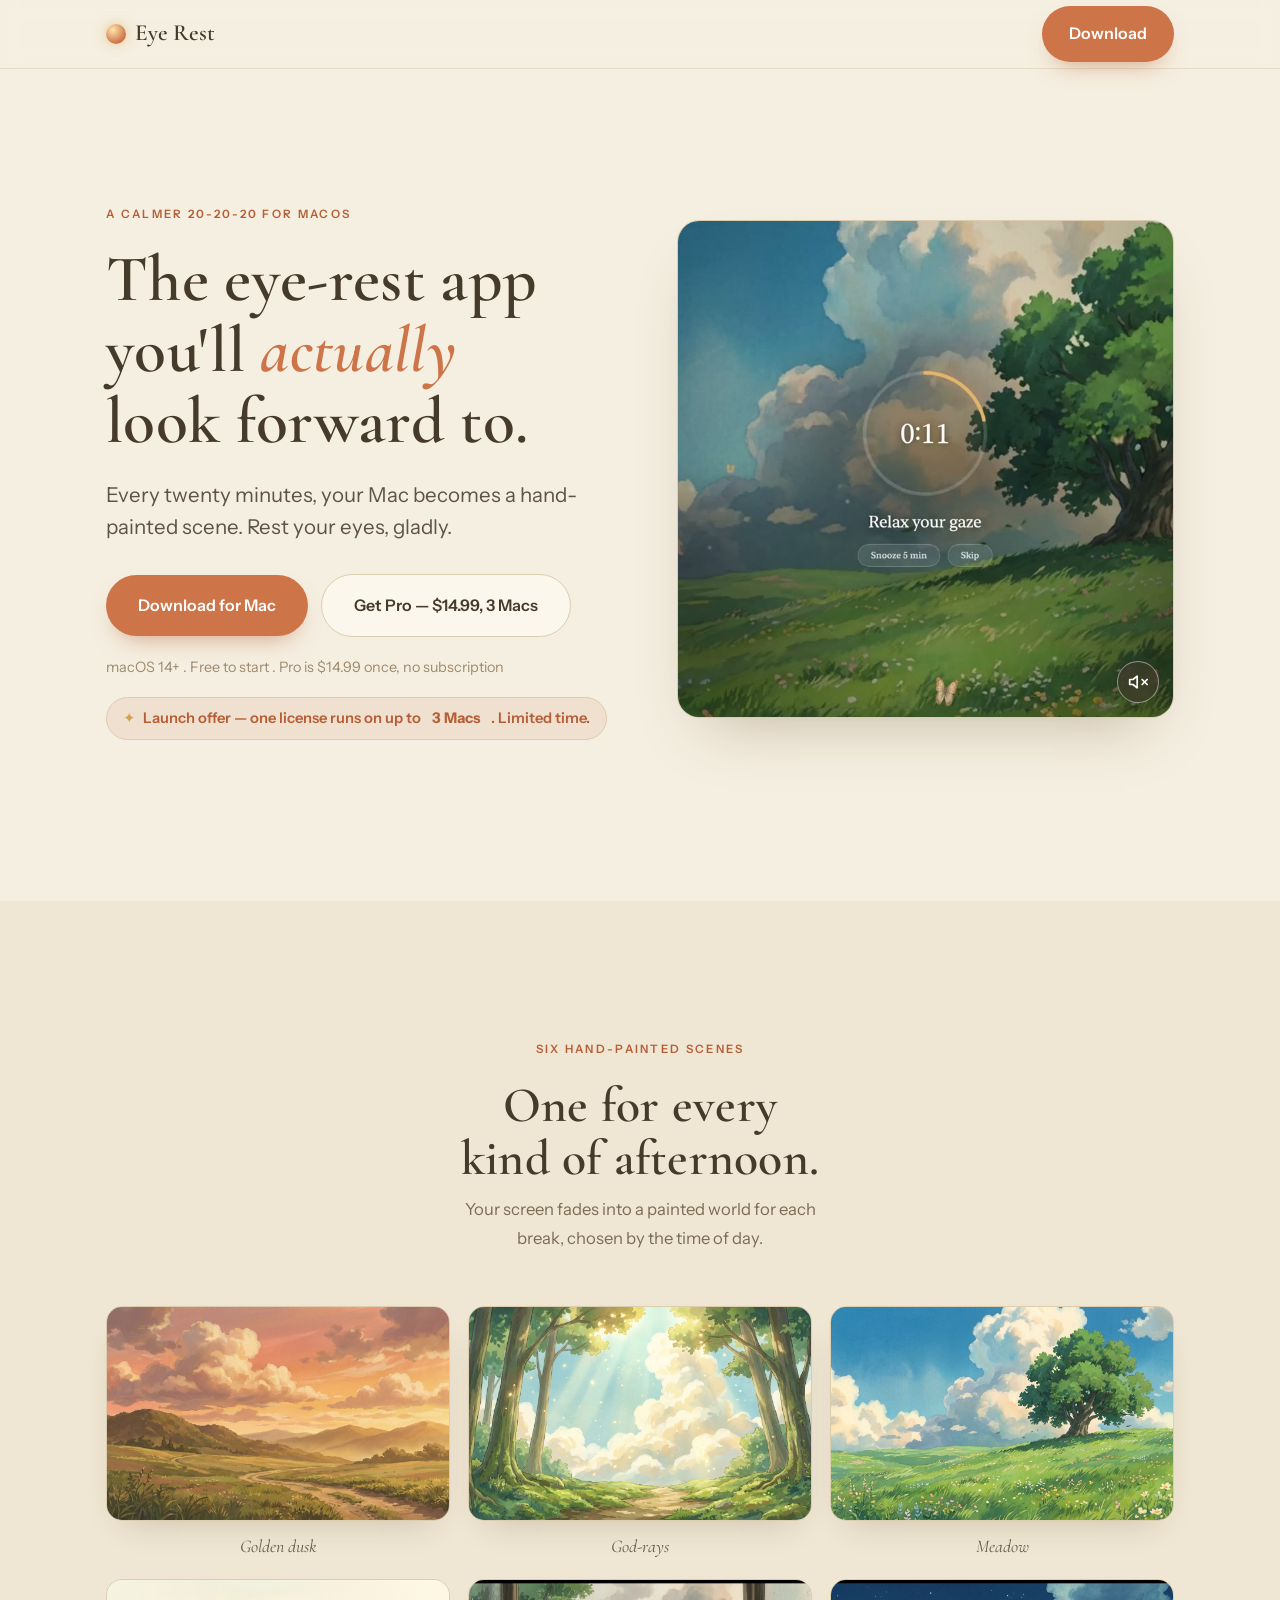
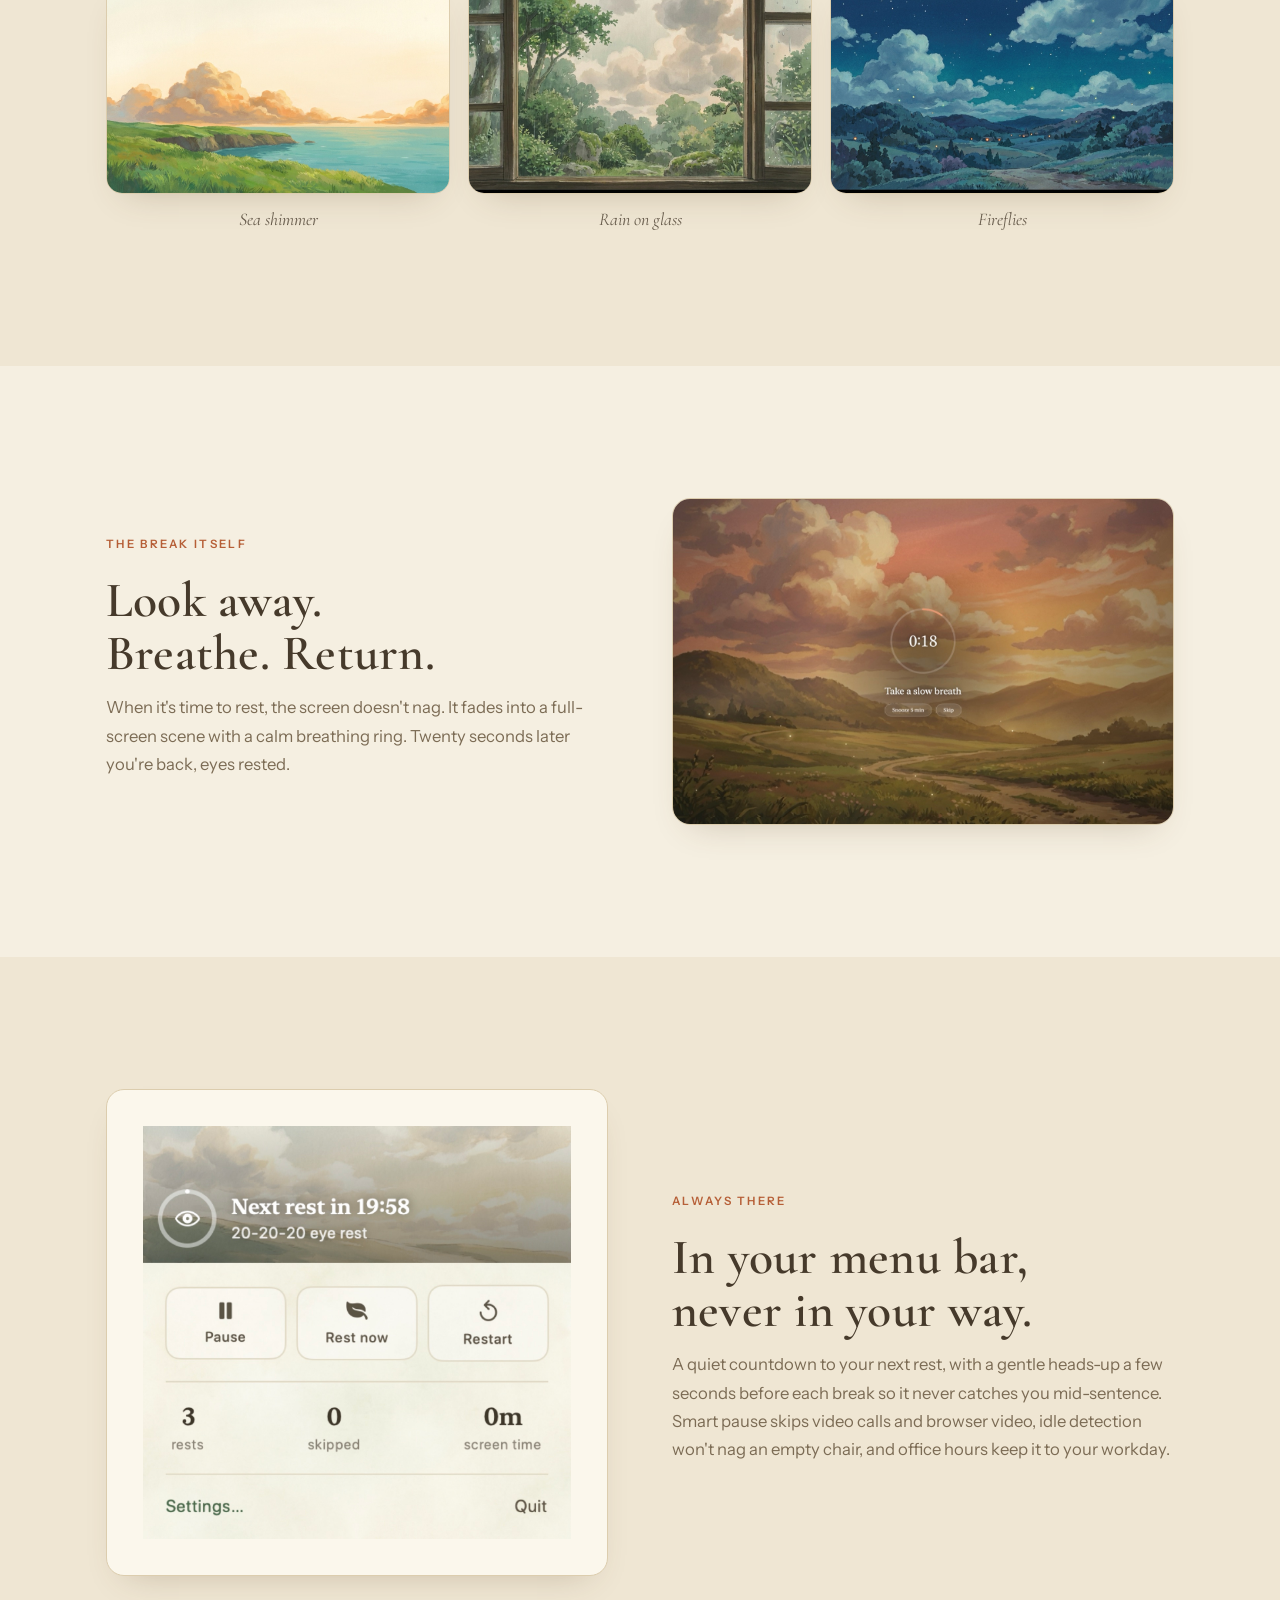
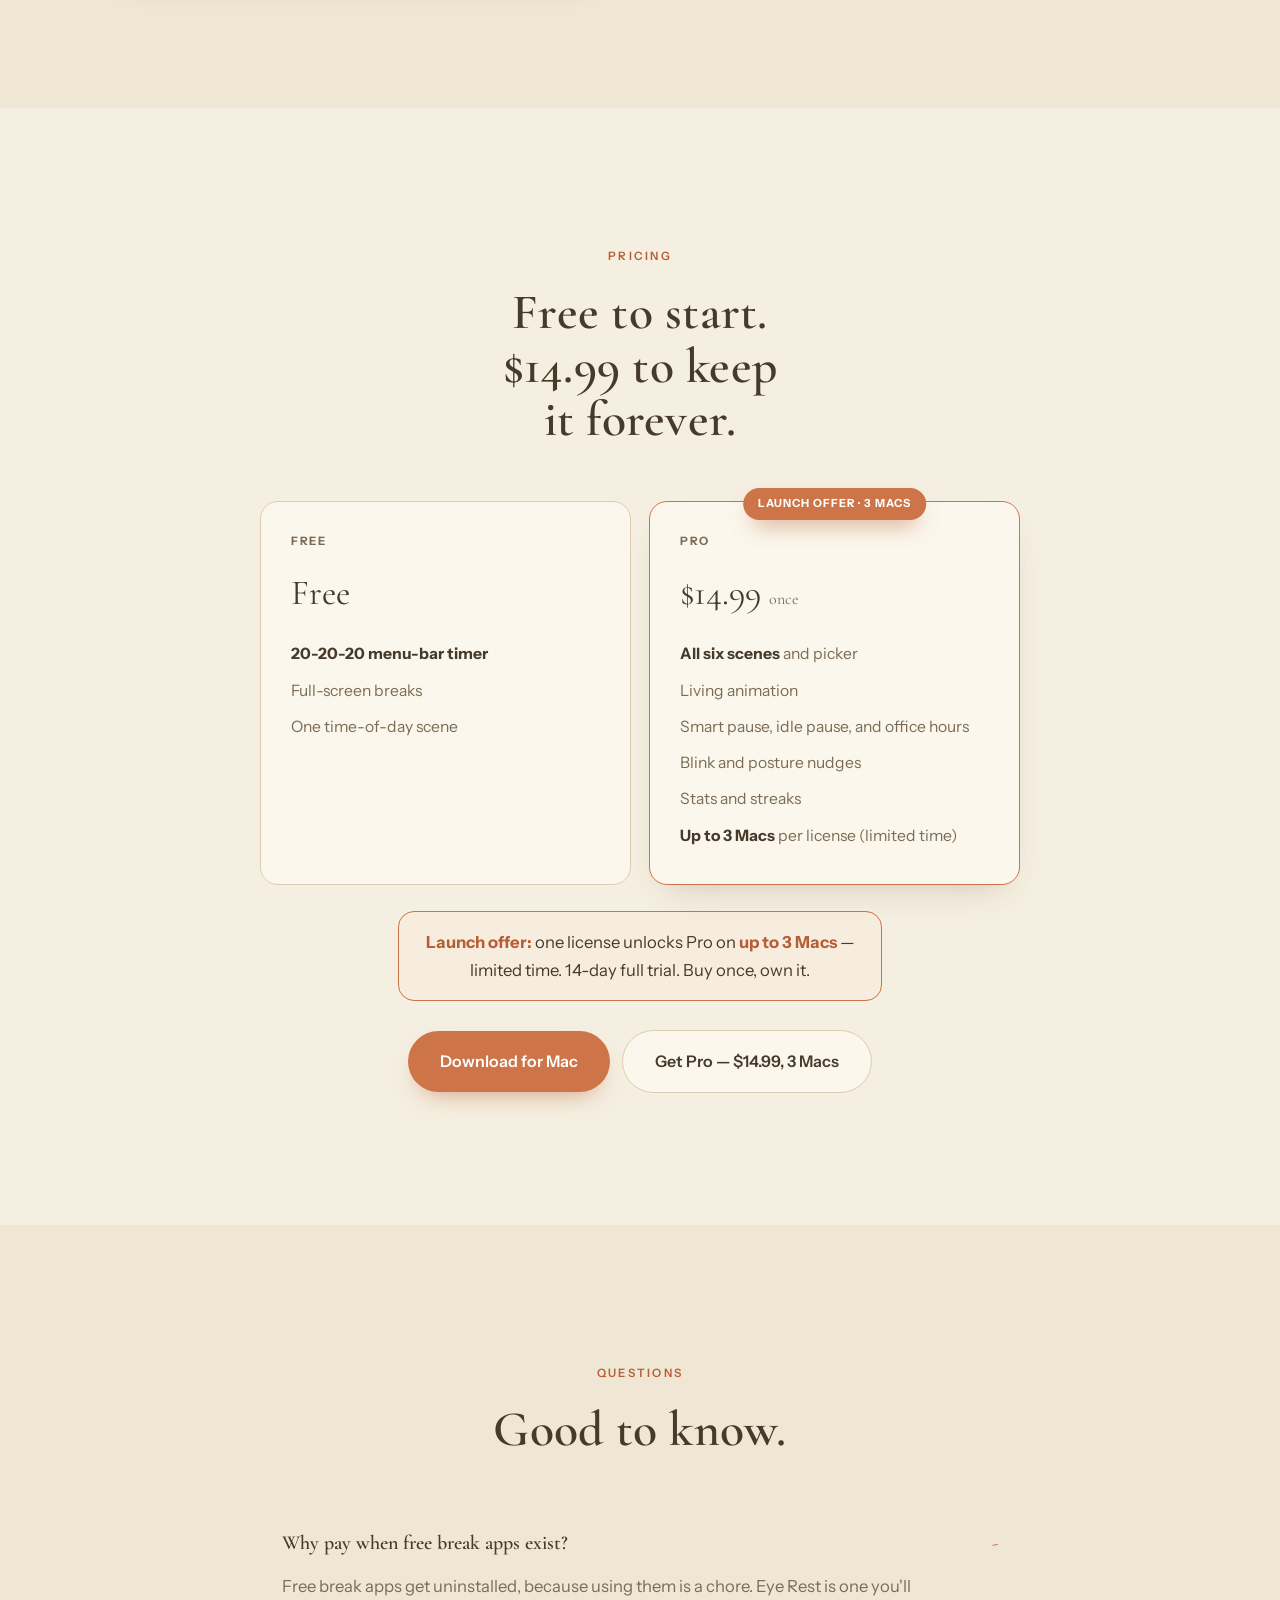
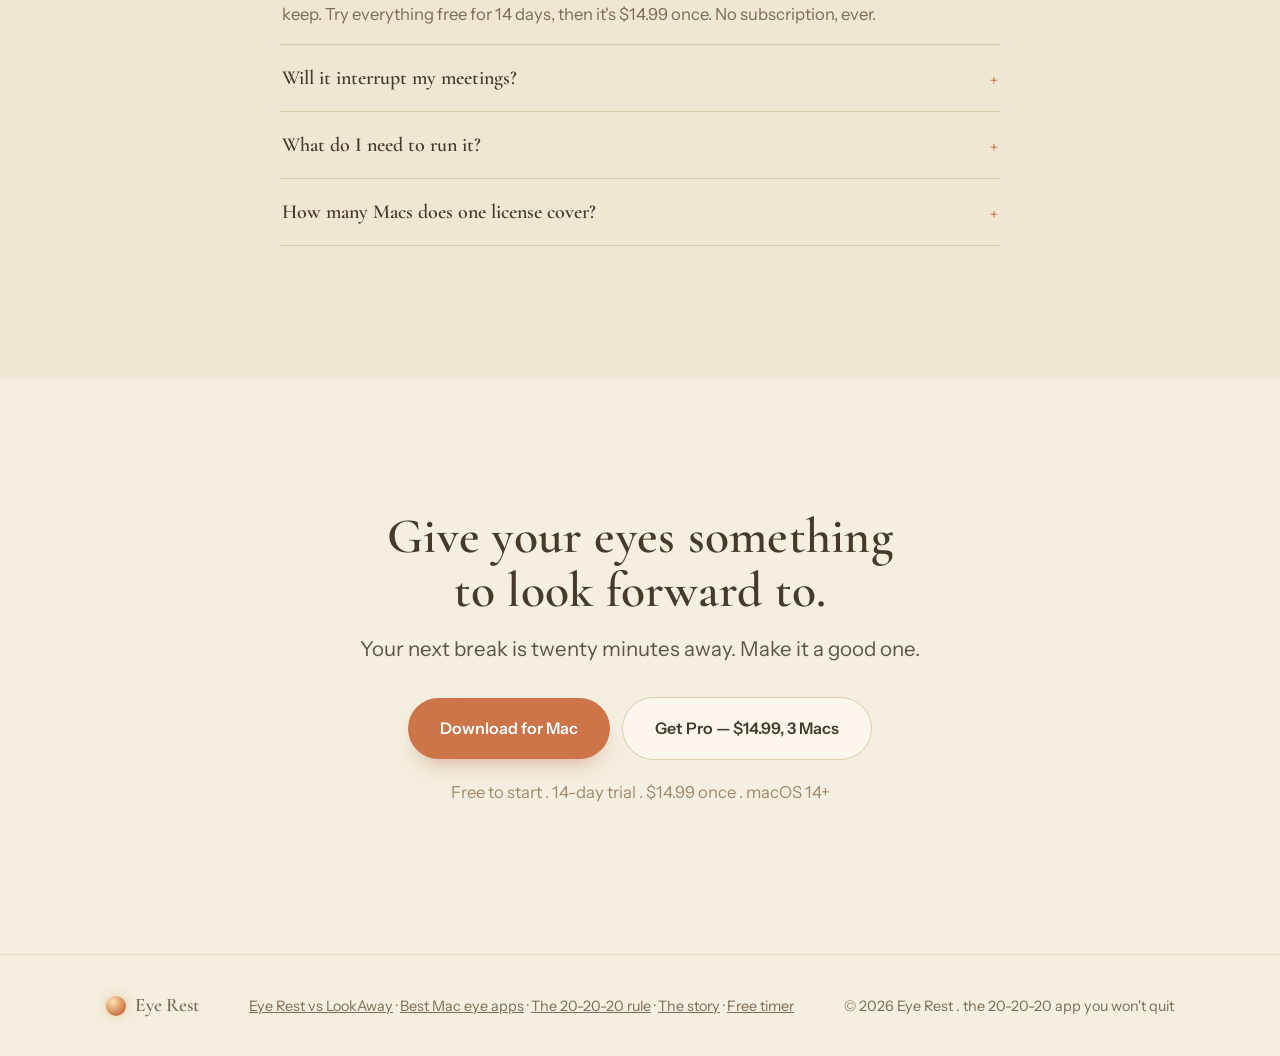
<file: index.html>
<!doctype html>
<html lang="en">
<head>
<meta charset="utf-8">
<meta name="viewport" content="width=device-width, initial-scale=1">
<title>Eye Rest, a hand-painted eye-rest app for Mac</title>
<meta name="description" content="Eye Rest reminds you to rest your eyes with the 20-20-20 rule, and turns every break into a hand-painted scene you'll actually look forward to. Free to start, $14.99 once, macOS.">
<meta property="og:title" content="Eye Rest, the eye-rest app you'll actually look forward to">
<meta property="og:description" content="20-20-20 breaks that fade your Mac into a hand-painted scene. Free to start, macOS.">
<meta property="og:image" content="https://eyesrest.app/img/og/home.jpg">
<meta property="og:url" content="https://eyesrest.app/">
<meta property="og:type" content="website">
<link rel="canonical" href="https://eyesrest.app/">
<meta name="twitter:card" content="summary_large_image">
<meta name="twitter:title" content="Eye Rest, the eye-rest app you'll actually look forward to">
<meta name="twitter:description" content="20-20-20 breaks that fade your Mac into a hand-painted scene. Free to start, macOS.">
<meta name="twitter:image" content="https://eyesrest.app/img/og/home.jpg">
<meta name="theme-color" content="#f5efe1">
<link rel="icon" href="img/icon.jpg">
<link rel="preconnect" href="https://fonts.googleapis.com">
<link rel="preconnect" href="https://fonts.gstatic.com" crossorigin>
<link href="https://fonts.googleapis.com/css2?family=Cormorant+Garamond:ital,wght@0,500;0,600;1,500;1,600&family=Instrument+Sans:wght@400;500;600&display=swap" rel="stylesheet">
<script type="application/ld+json">
{
  "@context": "https://schema.org",
  "@type": "SoftwareApplication",
  "name": "Eye Rest",
  "applicationCategory": "HealthApplication",
  "operatingSystem": "macOS 14.0",
  "description": "A hand-painted macOS menu-bar app that enforces the 20-20-20 eye-rest rule with full-screen painterly break scenes.",
  "url": "https://eyesrest.app/",
  "image": "https://eyesrest.app/img/hero-cozy-coast.jpg",
  "offers": { "@type": "Offer", "price": "14.99", "priceCurrency": "USD" },
  "publisher": {
    "@type": "Organization",
    "name": "Eye Rest",
    "url": "https://eyesrest.app/",
    "sameAs": [
      "https://x.com/hungrangerv",
      "https://www.youtube.com/@hungranger",
      "https://www.tiktok.com/@hngv0591",
      "https://www.instagram.com/hungvu2804/"
    ]
  }
}
</script>
<script type="application/ld+json">
{
  "@context": "https://schema.org",
  "@type": "FAQPage",
  "mainEntity": [
    { "@type": "Question", "name": "Why pay when free break apps exist?", "acceptedAnswer": { "@type": "Answer", "text": "Free break apps get uninstalled, because using them is a chore. Eye Rest is one you'll keep. Try everything free for 14 days, then it's $14.99 once. No subscription, ever." } },
    { "@type": "Question", "name": "Will it interrupt my meetings?", "acceptedAnswer": { "@type": "Answer", "text": "No. A few seconds before any break you get a small heads-up, so you can finish your thought, skip, or snooze. Smart pause also skips your breaks during video calls and browser video, idle detection won't nag when you step away, and office hours keep it to your workday." } },
    { "@type": "Question", "name": "What do I need to run it?", "acceptedAnswer": { "@type": "Answer", "text": "macOS 14 or later. Eye Rest lives quietly in your menu bar." } },
    { "@type": "Question", "name": "How many Macs does one license cover?", "acceptedAnswer": { "@type": "Answer", "text": "Up to 3 Macs during the launch offer. You can free a seat any time from inside the app or your account." } }
  ]
}
</script>
<style>
/* Warm Studio-Ghibli storybook. Committed single light theme. Accent: terracotta. */
:root{
  --paper:#f5efe1; --paper-2:#efe6d3; --card:#fbf7ec;
  --ink:#463a2b; --ink-soft:#7c6c55; --faint:#a08a6d;
  --terra:#cd7448; --terra-2:#b65f37; --sage:#7f9a68; --gold:#d7a04d;
  --line:#e6dcc6; --line-2:#dccdae;
  --shadow:0 30px 60px -30px rgba(93,66,36,.35);
  --shadow-sm:0 16px 34px -20px rgba(93,66,36,.30);
  --ease:cubic-bezier(.22,.7,.28,1);
  --display:"Cormorant Garamond",Georgia,serif;
  --sans:"Instrument Sans",-apple-system,ui-sans-serif,system-ui,sans-serif;
}
*{box-sizing:border-box}
html{scroll-behavior:smooth}
body{margin:0;background:var(--paper);color:var(--ink);font-family:var(--sans);
  font-size:1.04rem;line-height:1.7;-webkit-font-smoothing:antialiased;overflow-x:hidden}
h1,h2,h3{font-family:var(--display);font-weight:600;line-height:1.08;margin:0;letter-spacing:.005em;text-wrap:balance}
h1{font-size:clamp(2.6rem,5.2vw,4.1rem)}
h2{font-size:clamp(2.1rem,4vw,3.1rem)}
h3{font-size:1.4rem;font-weight:600}
p{margin:0 0 1em;color:var(--ink-soft);max-width:60ch}
a{color:inherit}
.it{font-style:italic;color:var(--terra)}
:focus-visible{outline:2px solid var(--terra);outline-offset:3px;border-radius:8px}
.wrap{max-width:1180px;margin:0 auto;padding:0 clamp(22px,5vw,56px)}
section{padding:clamp(72px,11vw,132px) 0;position:relative}
.eyebrow{font-family:var(--sans);text-transform:uppercase;letter-spacing:.2em;font-size:.72rem;
  font-weight:600;color:var(--terra-2);margin-bottom:1.2rem;display:inline-block}
.lead{font-size:clamp(1.1rem,1.6vw,1.3rem);color:var(--ink);opacity:.86;line-height:1.55}
/* buttons */
.btn{display:inline-flex;align-items:center;justify-content:center;font-family:var(--sans);
  font-weight:600;font-size:1rem;white-space:nowrap;text-decoration:none;border:none;cursor:pointer;
  padding:.9rem 1.7rem;border-radius:100px;transition:transform .3s var(--ease),box-shadow .3s var(--ease),background .25s}
.btn.primary{background:var(--terra);color:#fff;box-shadow:0 12px 24px -12px rgba(182,95,55,.6)}
.btn.primary:hover{transform:translateY(-2px);background:var(--terra-2)}
.btn.ghost{background:var(--card);color:var(--ink);border:1.5px solid var(--line-2)}
.btn.ghost:hover{transform:translateY(-2px);border-color:var(--terra)}
.btn.big{padding:1.05rem 2rem}
.cta-row{display:flex;gap:.8rem;flex-wrap:wrap;align-items:center}
/* nav */
nav{position:sticky;top:0;z-index:50;background:color-mix(in srgb,var(--paper) 88%,transparent);
  backdrop-filter:blur(8px);border-bottom:1px solid var(--line)}
nav .wrap{display:flex;align-items:center;justify-content:space-between;height:68px}
.brand{font-family:var(--display);font-weight:600;font-size:1.45rem;display:flex;gap:.55rem;align-items:center;text-decoration:none}
.orb{width:20px;height:20px;border-radius:50%;flex:none;background:radial-gradient(circle at 35% 30%,#ffe3ad,var(--terra) 70%);box-shadow:0 0 12px rgba(215,160,77,.5)}
/* hero split */
.hero .wrap{display:grid;grid-template-columns:1.02fr 1fr;gap:clamp(32px,5vw,64px);align-items:center;
  min-height:calc(100dvh - 68px);padding-top:clamp(24px,4vw,40px);padding-bottom:clamp(40px,6vw,72px)}
.hero h1{margin-bottom:.2em}
.hero .lead{margin:1.4rem 0 2rem;max-width:36ch}
.hero-art{border-radius:22px;overflow:hidden;box-shadow:var(--shadow);border:1px solid var(--line-2);aspect-ratio:1/1;position:relative}
.hero-art img,.hero-art video{width:100%;height:100%;object-fit:cover;display:block}
.hero-art .hero-poster{position:absolute;inset:0;z-index:2;pointer-events:none;transition:opacity .4s ease}
.hero-art.playing .hero-poster{opacity:0}
@media (prefers-reduced-motion:reduce){.hero-art .hero-poster{transition:none}}
.snd{position:absolute;right:14px;bottom:14px;z-index:3;width:42px;height:42px;border-radius:50%;border:1px solid rgba(255,255,255,.45);background:rgba(70,58,43,.42);backdrop-filter:blur(6px);color:#fff;display:flex;align-items:center;justify-content:center;cursor:pointer;transition:background .25s var(--ease),transform .25s var(--ease)}
.snd:hover{background:rgba(70,58,43,.72);transform:translateY(-1px)}
.snd[aria-pressed="true"]{background:var(--terra);border-color:var(--terra)}
.eq{position:relative;display:flex;align-items:center;gap:3px;height:18px}
.eq i{width:3px;height:11px;background:currentColor;border-radius:2px}
.snd.playing .eq i{animation:eq .9s ease-in-out infinite}
.snd.playing .eq i:nth-child(2){animation-delay:.18s}
.snd.playing .eq i:nth-child(3){animation-delay:.36s}
.snd.playing .eq i:nth-child(4){animation-delay:.12s}
.snd:not(.playing) .eq{display:none}
.muted-ico{display:none;width:20px;height:20px}
.snd:not(.playing) .muted-ico{display:block}
@keyframes eq{0%,100%{height:4px}50%{height:16px}}
@media (prefers-reduced-motion:reduce){.snd.playing .eq i{animation:none;height:10px}}
.hero .note{font-size:.9rem;color:var(--faint);margin-top:1.1rem}
@media (max-width:860px){
  .hero .wrap{grid-template-columns:1fr;min-height:0;text-align:center;padding-top:48px}
  .hero .cta-row{justify-content:center}.hero .lead{margin-inline:auto}
  .hero-art{max-width:520px;margin:6px auto 0;aspect-ratio:1/1}
}
/* soft reveal */
.reveal{transition:opacity .9s var(--ease),transform .9s var(--ease)}
html.js .reveal{opacity:0;transform:translateY(24px)}
html.js .reveal.in{opacity:1;transform:none}
.alt{background:var(--paper-2)}
/* scenes gallery */
.gal-head{text-align:center;max-width:34ch;margin:0 auto clamp(36px,5vw,54px)}
.gallery{display:grid;grid-template-columns:repeat(3,1fr);gap:18px}
.scene{margin:0}
.scene .frame{border-radius:16px;overflow:hidden;aspect-ratio:16/10;box-shadow:var(--shadow-sm);border:1px solid var(--line-2)}
.scene img{width:100%;height:100%;object-fit:cover;display:block;transition:transform 1.1s var(--ease)}
.scene:hover img{transform:scale(1.05)}
.scene figcaption{font-family:var(--display);font-style:italic;font-size:1.12rem;color:var(--ink);opacity:.8;margin-top:.6rem;text-align:center}
@media (max-width:760px){.gallery{grid-template-columns:repeat(2,1fr)}}
@media (max-width:460px){.gallery{grid-template-columns:1fr}}
/* split feature */
.split{display:grid;grid-template-columns:1fr 1fr;gap:clamp(32px,5vw,64px);align-items:center}
.split.rev>div:first-child{order:2}
.feat-art{border-radius:18px;overflow:hidden;box-shadow:var(--shadow-sm);border:1px solid var(--line-2)}
.feat-art img{width:100%;height:auto;display:block}
.feat-art.pad{background:var(--card);padding:clamp(20px,3vw,36px)}
@media (max-width:820px){.split{grid-template-columns:1fr;gap:28px}.split.rev>div:first-child{order:0}}
/* pricing */
.plans{display:grid;grid-template-columns:1fr 1fr;gap:18px;max-width:760px;margin:0 auto}
.plan{background:var(--card);border:1px solid var(--line-2);border-radius:18px;padding:30px}
.plan.pro{border-color:var(--terra);box-shadow:var(--shadow-sm)}
.plan .tag{font-family:var(--sans);text-transform:uppercase;letter-spacing:.14em;font-size:.72rem;font-weight:700;color:var(--ink-soft)}
.plan .amt{font-family:var(--display);font-size:2.2rem;margin:.15em 0 .4em}
.plan ul{list-style:none;padding:0;margin:0;font-size:.98rem}
.plan li{padding:.3rem 0;color:var(--ink-soft)}.plan li b{color:var(--ink)}
.offer{text-align:center;margin:1.6rem auto 0;max-width:44ch;color:var(--ink-soft)}
.offer b{color:var(--terra-2)}
@media (max-width:560px){.plans{grid-template-columns:1fr}}
/* launch offer highlight */
.plan.pro{position:relative;overflow:visible}
.launch-badge{position:absolute;top:-14px;left:50%;transform:translateX(-50%);white-space:nowrap;
  background:var(--terra);color:#fff;font-family:var(--sans);font-weight:700;font-size:.7rem;
  letter-spacing:.09em;text-transform:uppercase;padding:.42rem .95rem;border-radius:100px;
  box-shadow:0 12px 22px -10px rgba(182,95,55,.75)}
.offer.hot{background:color-mix(in srgb,var(--terra) 8%,var(--card));border:1.5px solid var(--terra);
  border-radius:16px;padding:1rem 1.4rem;color:var(--ink)}
.hero-offer{display:inline-flex;align-items:center;gap:.5rem;font-size:.92rem;font-weight:600;
  color:var(--terra-2);background:color-mix(in srgb,var(--terra) 12%,transparent);
  border:1px solid var(--line-2);padding:.5rem 1rem;border-radius:100px;margin:.2rem 0 0}
.hero-offer::before{content:"✦";color:var(--gold)}
/* faq */
.faq{max-width:720px;margin:0 auto}
details{border-bottom:1px solid var(--line-2);padding:16px 2px}
summary{cursor:pointer;font-family:var(--display);font-size:1.25rem;font-weight:600;list-style:none;color:var(--ink)}
summary::-webkit-details-marker{display:none}
summary::after{content:"+";float:right;color:var(--terra);font-weight:600}
details[open] summary::after{content:"-"}
details p{margin:.7em 0 0}
/* final + footer */
.final{text-align:center}
.final .wrap{max-width:720px}
footer{border-top:1px solid var(--line);padding:34px 0;color:var(--ink-soft);font-size:.9rem}
footer .wrap{display:flex;justify-content:space-between;flex-wrap:wrap;gap:12px;align-items:center}
.center{text-align:center}
@media (prefers-reduced-motion:reduce){*{transition:none!important;scroll-behavior:auto!important}html.js .reveal{opacity:1;transform:none}}
/* early-bird waitlist popup */
.waitlist{display:flex;gap:.6rem;flex-wrap:wrap;align-items:center;max-width:540px;margin:1.3rem auto 0}
.waitlist input{flex:1 1 240px;min-width:0;padding:1.05rem 1.1rem;font:inherit;color:var(--ink);background:var(--card);border:1.5px solid var(--line-2);border-radius:14px;outline:none;transition:border-color .15s}
.waitlist input::placeholder{color:var(--faint)}
.waitlist input:focus{border-color:var(--terra)}
.wl-msg{text-align:center;margin:1.1rem auto 0;max-width:540px;font-weight:600;color:var(--terra)}
.wl-modal[hidden]{display:none}
.wl-modal{position:fixed;inset:0;z-index:100;display:flex;align-items:center;justify-content:center;padding:20px}
.wl-backdrop{position:absolute;inset:0;background:rgba(40,30,20,.55);backdrop-filter:blur(3px)}
.wl-dialog{position:relative;z-index:1;width:100%;max-width:440px;background:var(--card);border:1px solid var(--line-2);border-radius:20px;padding:34px 30px 28px;box-shadow:0 30px 60px -20px rgba(40,30,20,.5);animation:wlin .2s ease}
@keyframes wlin{from{opacity:0;transform:translateY(10px)}to{opacity:1;transform:none}}
.wl-dialog h2{margin:.4rem 0 .5rem}
.wl-x{position:absolute;top:10px;right:14px;background:none;border:0;font-size:1.9rem;line-height:1;color:var(--ink-soft);cursor:pointer;padding:4px 8px}
.wl-x:hover{color:var(--terra)}
.wl-list{margin:.9rem 0 1.2rem;padding-left:1.15rem;color:var(--ink-soft)}
.wl-list li{margin:.4rem 0}.wl-list b{color:var(--ink)}
.wl-modal .waitlist{margin-top:.2rem;max-width:none}
.wl-modal .waitlist input{flex:1 1 100%}
.wl-modal .waitlist .btn{width:100%}
.wl-fine{font-size:.82rem;color:var(--faint);text-align:center;margin:.9rem 0 0}
@media (prefers-reduced-motion:reduce){.wl-dialog{animation:none}}
</style>
<!-- Search Console + Bing verified via Cloudflare DNS domain property (GSC) + import (Bing) — no HTML tag needed. -->
</head>
<body>
<a class="btn ghost" href="#main" style="position:absolute;left:-9999px;top:8px" onfocus="this.style.left='16px'">Skip to content</a>
<nav><div class="wrap">
  <a class="brand" href="#top"><span class="orb" aria-hidden="true"></span> Eye Rest</a>
  <a class="btn primary" href="https://github.com/hungranger/eyerest/releases/latest/download/EyeRest.dmg" target="_blank" rel="noopener">Download</a>
</div></nav>

<main id="main">
<header class="hero" id="top"><div class="wrap">
  <div>
    <span class="eyebrow">A calmer 20-20-20 for macOS</span>
    <h1>The eye-rest app you'll <span class="it">actually</span> look forward to.</h1>
    <p class="lead">Every twenty minutes, your Mac becomes a hand-painted scene. Rest your eyes, gladly.</p>
    <div class="cta-row">
      <a class="btn primary big" href="https://github.com/hungranger/eyerest/releases/latest/download/EyeRest.dmg" target="_blank" rel="noopener">Download for Mac</a>
      <a class="btn ghost big" href="https://royvu.lemonsqueezy.com/checkout/buy/39a3e919-e7ea-41ea-aaf4-1cf986cefa77" target="_blank" rel="noopener">Get Pro — $14.99, 3 Macs</a>
    </div>
    <p class="note">macOS 14+ . Free to start . Pro is $14.99 once, no subscription</p>
    <p class="hero-offer">Launch offer — one license runs on up to <b>&nbsp;3 Macs</b>&nbsp;. Limited time.</p>
  </div>
  <div class="hero-art"><video id="heroVid" width="1280" height="720" autoplay muted loop playsinline webkit-playsinline preload="auto" aria-label="A hand-painted Eye Rest break scene, gently animated"></video><img class="hero-poster" src="img/meadow-loop-poster.jpg" width="1280" height="720" alt="An Eye Rest break: a hand-painted scene with the rest timer"><script>(function(){try{if(window.matchMedia&&matchMedia('(prefers-reduced-motion: reduce)').matches)return;var s=['meadow','night','dusk'][Math.floor(Math.random()*3)];window.heroScene=s;var p=document.querySelector('.hero-poster');if(p)p.src='img/'+s+'-loop-poster.jpg';var v=document.getElementById('heroVid');v.muted=true;v.defaultMuted=true;v.setAttribute('muted','');v.src='img/'+s+'-loop-720.mp4';}catch(e){}})();</script><button id="sndBtn" class="snd" type="button" aria-pressed="false" aria-label="Play ambient sound"><span class="eq" aria-hidden="true"><i></i><i></i><i></i><i></i></span><svg class="muted-ico" aria-hidden="true" viewBox="0 0 24 24" fill="none" stroke="currentColor" stroke-width="2" stroke-linecap="round" stroke-linejoin="round"><path d="M11 5 6 9H2v6h4l5 4z"/><line x1="23" y1="9" x2="17" y2="15"/><line x1="17" y1="9" x2="23" y2="15"/></svg></button><audio id="heroAud" loop preload="none"></audio></div>
</div></header>

<section class="alt"><div class="wrap">
  <div class="gal-head">
    <span class="eyebrow">Six hand-painted scenes</span>
    <h2>One for every kind of afternoon.</h2>
    <p style="margin-top:.6rem">Your screen fades into a painted world for each break, chosen by the time of day.</p>
  </div>
  <div class="gallery reveal">
    <figure class="scene"><div class="frame"><img src="img/real-dusk.jpg" width="1376" height="768" loading="lazy" alt="Golden dusk over rolling hills"></div><figcaption>Golden dusk</figcaption></figure>
    <figure class="scene"><div class="frame"><img src="img/real-forest.jpg" width="1376" height="768" loading="lazy" alt="Sunbeams through a forest"></div><figcaption>God-rays</figcaption></figure>
    <figure class="scene"><div class="frame"><img src="img/real-meadow.jpg" width="1376" height="768" loading="lazy" alt="A meadow with drifting clouds"></div><figcaption>Meadow</figcaption></figure>
    <figure class="scene"><div class="frame"><img src="img/real-coast.jpg" width="1376" height="768" loading="lazy" alt="Sea shimmer at golden hour"></div><figcaption>Sea shimmer</figcaption></figure>
    <figure class="scene"><div class="frame"><img src="img/real-rain.jpg" width="1376" height="768" loading="lazy" alt="Rain tracing down a window"></div><figcaption>Rain on glass</figcaption></figure>
    <figure class="scene"><div class="frame"><img src="img/real-night.jpg" width="1376" height="768" loading="lazy" alt="Fireflies over a village at night"></div><figcaption>Fireflies</figcaption></figure>
  </div>
</div></section>

<section><div class="wrap split reveal">
  <div>
    <span class="eyebrow">The break itself</span>
    <h2>Look away. Breathe. Return.</h2>
    <p style="margin-top:.8rem">When it's time to rest, the screen doesn't nag. It fades into a full-screen scene with a calm breathing ring. Twenty seconds later you're back, eyes rested.</p>
  </div>
  <div class="feat-art"><img src="img/break-dusk.jpg" width="3024" height="1964" loading="lazy" alt="An Eye Rest break: a painted dusk landscape with a breathing-ring countdown and the words take a slow breath"></div>
</div></section>

<section class="alt"><div class="wrap split rev reveal">
  <div>
    <span class="eyebrow">Always there</span>
    <h2>In your menu bar, never in your way.</h2>
    <p style="margin-top:.8rem">A quiet countdown to your next rest, with a gentle heads-up a few seconds before each break so it never catches you mid-sentence. Smart pause skips video calls and browser video, idle detection won't nag an empty chair, and office hours keep it to your workday.</p>
  </div>
  <div class="feat-art pad"><img src="img/menubar.jpg" width="600" height="580" loading="lazy" alt="Eye Rest menu-bar popover showing the countdown to the next rest, with pause and rest-now controls and a streak"></div>
</div></section>

<section id="get"><div class="wrap">
  <div class="gal-head"><span class="eyebrow">Pricing</span><h2>Free to start. $14.99 to keep it forever.</h2></div>
  <div class="plans reveal">
    <div class="plan"><p class="tag">Free</p><div class="amt">Free</div>
      <ul><li><b>20-20-20 menu-bar timer</b></li><li>Full-screen breaks</li><li>One time-of-day scene</li></ul></div>
    <div class="plan pro"><span class="launch-badge">Launch offer · 3 Macs</span><p class="tag">Pro</p><div class="amt">$14.99 <span style="font-size:1rem;color:var(--ink-soft)">once</span></div>
      <ul><li><b>All six scenes</b> and picker</li><li>Living animation</li><li>Smart pause, idle pause, and office hours</li><li>Blink and posture nudges</li><li>Stats and streaks</li><li><b>Up to 3 Macs</b> per license (limited time)</li></ul></div>
  </div>
  <p class="offer hot"><b>Launch offer:</b> one license unlocks Pro on <b>up to 3 Macs</b> — limited time. 14-day full trial. Buy once, own it.</p>
  <div class="cta-row center" style="justify-content:center;margin-top:1.8rem">
    <a class="btn primary big" href="https://github.com/hungranger/eyerest/releases/latest/download/EyeRest.dmg" target="_blank" rel="noopener">Download for Mac</a>
    <a class="btn ghost big" href="https://royvu.lemonsqueezy.com/checkout/buy/39a3e919-e7ea-41ea-aaf4-1cf986cefa77" target="_blank" rel="noopener">Get Pro — $14.99, 3 Macs</a>
  </div>
</div></section>

<section class="alt"><div class="wrap">
  <div class="gal-head"><span class="eyebrow">Questions</span><h2>Good to know.</h2></div>
  <div class="faq reveal">
    <details open><summary>Why pay when free break apps exist?</summary><p>Free break apps get uninstalled, because using them is a chore. Eye Rest is one you'll keep. Try everything free for 14 days, then it's $14.99 once. No subscription, ever.</p></details>
    <details><summary>Will it interrupt my meetings?</summary><p>No. A few seconds before any break you get a small heads-up, so you can finish your thought, skip, or snooze. Smart pause also skips your breaks during video calls and browser video, idle detection won't nag when you step away, and office hours keep it to your workday.</p></details>
    <details><summary>What do I need to run it?</summary><p>macOS 14 or later. Eye Rest lives quietly in your menu bar.</p></details>
    <details><summary>How many Macs does one license cover?</summary><p>Up to 3 Macs during the launch offer. You can free a seat any time from inside the app or your account.</p></details>
  </div>
</div></section>

<section class="final"><div class="wrap reveal">
  <h2>Give your eyes something to look forward to.</h2>
  <p class="lead" style="margin:1rem auto 2rem;max-width:40ch">Your next break is twenty minutes away. Make it a good one.</p>
  <div class="cta-row" style="justify-content:center">
    <a class="btn primary big" href="https://github.com/hungranger/eyerest/releases/latest/download/EyeRest.dmg" target="_blank" rel="noopener">Download for Mac</a>
    <a class="btn ghost big" href="https://royvu.lemonsqueezy.com/checkout/buy/39a3e919-e7ea-41ea-aaf4-1cf986cefa77" target="_blank" rel="noopener">Get Pro — $14.99, 3 Macs</a>
  </div>
  <p class="note" style="color:var(--faint);margin-top:1.1rem">Free to start . 14-day trial . $14.99 once . macOS 14+</p>
</div></section>

</main>

<footer><div class="wrap">
  <span class="brand" style="font-size:1.2rem"><span class="orb" aria-hidden="true"></span> Eye Rest</span>
  <span class="foot-links"><a href="vs-lookaway.html">Eye Rest vs LookAway</a> · <a href="best-mac-eye-strain-apps.html">Best Mac eye apps</a> · <a href="20-20-20-rule.html">The 20-20-20 rule</a> · <a href="story.html">The story</a> · <a href="timer.html">Free timer</a></span>
  <span>© 2026 Eye Rest . the 20-20-20 app you won't quit</span>
</div></footer>

<script>
(function(){
  document.documentElement.classList.add('js');
  try{
    var io=new IntersectionObserver(function(es){es.forEach(function(e){if(e.isIntersecting){e.target.classList.add('in');io.unobserve(e.target)}})},{threshold:.12,rootMargin:'0px 0px -6% 0px'});
    document.querySelectorAll('.reveal').forEach(function(el){io.observe(el)});
  }catch(e){document.querySelectorAll('.reveal').forEach(function(el){el.classList.add('in')})}
  try{
    var pick=window.heroScene||['meadow','night','dusk'][Math.floor(Math.random()*3)];
    var hv=document.getElementById('heroVid');
    if(hv&&hv.getAttribute('src')){
      var art=hv.parentNode;
      var reveal=function(){if(art)art.classList.add('playing')};
      if(hv.readyState>=2)reveal();
      hv.addEventListener('loadeddata',reveal,{once:true});
      hv.addEventListener('canplay',reveal,{once:true});
      hv.addEventListener('playing',reveal,{once:true});
      var play=function(){var pv=hv.play();if(pv&&pv.catch)pv.catch(function(){})};
      play();hv.addEventListener('loadeddata',play,{once:true});
      if('IntersectionObserver' in window){
        var iop=new IntersectionObserver(function(es){es.forEach(function(e){if(e.isIntersecting)play()})},{threshold:.1});
        iop.observe(hv);
      }
    }
    var btn=document.getElementById('sndBtn'),aud=document.getElementById('heroAud');
    var on=false,muted=false,fade;
    function setIcon(){if(!btn)return;btn.classList.toggle('playing',on);btn.setAttribute('aria-pressed',on?'true':'false');btn.setAttribute('aria-label',on?'Mute ambient sound':'Play ambient sound');}
    function turnOn(){if(!aud)return;if(!aud.getAttribute('src'))aud.setAttribute('src','audio/'+pick+'.mp3');aud.loop=true;aud.volume=0;var pr=aud.play();on=true;setIcon();clearInterval(fade);var v=0;fade=setInterval(function(){v=Math.min(0.8,v+0.05);aud.volume=v;if(v>=0.8)clearInterval(fade)},70);return pr;}
    function turnOff(){clearInterval(fade);if(aud)aud.pause();on=false;setIcon();}
    setIcon();
    if(btn)btn.addEventListener('click',function(){if(on){muted=true;turnOff();}else{muted=false;turnOn();}});
    if(aud){var pr=turnOn();if(pr&&pr['catch'])pr['catch'](function(){turnOff();});}
  }catch(e){}
})();
</script>
</body>
</html>
</file>
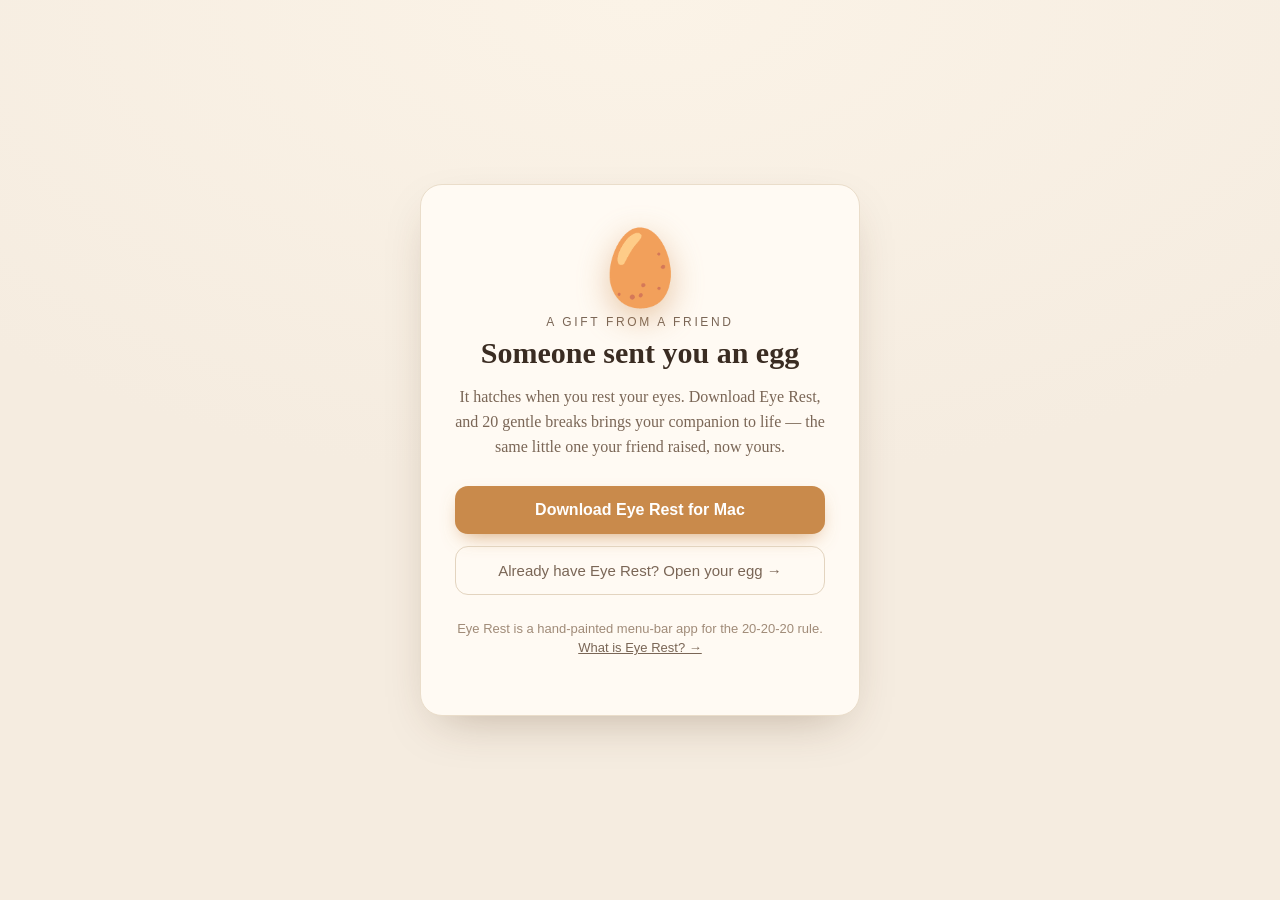
<file: gift/index.html>
<!doctype html>
<html lang="en">
<head>
<meta charset="utf-8">
<meta name="viewport" content="width=device-width, initial-scale=1">
<title>Someone sent you an egg · Eye Rest</title>
<meta name="description" content="A friend sent you a companion egg. Hatch it by resting your eyes with Eye Rest for Mac — the 20-20-20 app you'll actually look forward to.">
<link rel="canonical" href="https://eyesrest.app/gift/">
<meta name="robots" content="noindex"><!-- per-gift pages carry no indexable content (code is in the fragment) -->
<!-- OG / Twitter: the gift link's share preview = front door of the loop -->
<meta property="og:type" content="website">
<meta property="og:title" content="Someone sent you an egg 🥚">
<meta property="og:description" content="Hatch it by resting your eyes — Eye Rest for Mac.">
<meta property="og:image" content="https://eyesrest.app/img/og/gift.jpg">
<meta property="og:url" content="https://eyesrest.app/gift/">
<meta name="twitter:card" content="summary_large_image">
<meta name="twitter:title" content="Someone sent you an egg 🥚">
<meta name="twitter:description" content="Hatch it by resting your eyes — Eye Rest for Mac.">
<meta name="twitter:image" content="https://eyesrest.app/img/og/gift.jpg">
<style>
  :root{ --bg:#f5ece0; --ink:#3a2c22; --soft:#7a6656; --card:#fffaf3; --accent:#c98a4b; --accentink:#fff; }
  *{box-sizing:border-box}
  html,body{margin:0}
  body{min-height:100vh;display:grid;place-items:center;padding:32px;
    background:radial-gradient(120% 90% at 50% 0%, #fbf3e7 0%, var(--bg) 60%);
    color:var(--ink);font-family:"New York","Iowan Old Style",Georgia,"Times New Roman",serif;
    -webkit-font-smoothing:antialiased}
  .card{width:100%;max-width:440px;background:var(--card);border:1px solid #eaddca;
    border-radius:22px;padding:44px 34px;text-align:center;
    box-shadow:0 18px 50px -20px rgba(80,50,20,.35)}
  .egg{font-size:74px;line-height:1;margin:2px 0 10px;
    filter:drop-shadow(0 10px 16px color-mix(in srgb,var(--accent) 45%,transparent))}
  .egg img{width:150px;height:150px;object-fit:contain;vertical-align:middle}
  .kick{font-family:-apple-system,BlinkMacSystemFont,"Segoe UI",sans-serif;
    font-size:12px;letter-spacing:.22em;text-transform:uppercase;color:var(--soft);margin:0 0 6px}
  h1{font-size:30px;line-height:1.2;margin:0 0 14px;font-weight:600}
  .note{font-size:19px;font-style:italic;color:var(--ink);margin:0 auto 18px;max-width:34ch;
    padding:12px 16px;border-left:3px solid var(--accent);background:#faf1e2;border-radius:0 10px 10px 0;text-align:left}
  p.body{font-size:16px;line-height:1.55;color:var(--soft);margin:0 0 26px}
  .btn{display:block;width:100%;padding:15px 18px;border-radius:13px;text-decoration:none;
    font-family:-apple-system,BlinkMacSystemFont,"Segoe UI",sans-serif;font-size:16px;font-weight:600}
  .btn.primary{background:var(--accent);color:var(--accentink);margin-bottom:12px;
    box-shadow:0 8px 20px -8px color-mix(in srgb,var(--accent) 80%,transparent)}
  .btn.ghost{background:transparent;color:var(--soft);border:1px solid #e3d4bf;font-weight:500;font-size:15px}
  .foot{margin-top:24px;font-size:13px;color:#a08b78;font-family:-apple-system,BlinkMacSystemFont,sans-serif;line-height:1.5}
  .foot a{color:var(--soft)}
</style>
</head>
<body>
  <main class="card" id="card">
    <div class="egg" id="egg">🥚</div>
    <p class="kick" id="kick">A gift from a friend</p>
    <h1 id="title">Someone sent you an egg</h1>
    <blockquote class="note" id="note" hidden></blockquote>
    <p class="body" id="body">It hatches when you rest your eyes. Download Eye Rest, and 20 gentle breaks brings your companion to life — the same little one your friend raised, now yours.</p>
    <a class="btn primary" id="dl" href="https://github.com/hungranger/eyerest/releases/latest/download/EyeRest.dmg">Download Eye Rest for Mac</a>
    <a class="btn ghost" id="open" href="#" hidden>Already have Eye Rest? Open your egg →</a>
    <p class="foot">Eye Rest is a hand-painted menu-bar app for the 20-20-20 rule.<br><a href="https://eyesrest.app/">What is Eye Rest? →</a></p>
  </main>

<script>
// Wire v2: base32(RFC4648,no-pad) of "v|c|s|note?". Mirrors Eye's encoder.
// c=creature index 0-29, s=scene index 0-5; note is last field, may contain '|'.
// Page needs only scene (tint) + note, so it range-checks c but doesn't map its name (no spoiler).
function decodeGift(code){
  var A="ABCDEFGHIJKLMNOPQRSTUVWXYZ234567";
  var clean=(code||"").trim().toUpperCase().replace(/=+$/,"");
  if(!clean||/[^A-Z2-7]/.test(clean)) throw new Error("bad chars");
  var bits="",bytes=[],i;
  for(i=0;i<clean.length;i++) bits+=A.indexOf(clean[i]).toString(2).padStart(5,"0");
  for(i=0;i+8<=bits.length;i+=8) bytes.push(parseInt(bits.slice(i,i+8),2));
  var str=new TextDecoder().decode(new Uint8Array(bytes));
  var p1=str.indexOf("|"),p2=str.indexOf("|",p1+1),p3=str.indexOf("|",p2+1); // split first 3 pipes only
  if(p1<0||p2<0) throw new Error("bad format");
  var v=str.slice(0,p1),c=str.slice(p1+1,p2),s,note;
  if(p3<0){ s=str.slice(p2+1); note=undefined; } else { s=str.slice(p2+1,p3); note=str.slice(p3+1); }
  if(v!=="2") throw new Error("bad version");
  if(!/^\d+$/.test(c)||!/^\d+$/.test(s)) throw new Error("bad index");
  var ci=+c,si=+s,SCENES=["meadow","coast","forest","dusk","night","rain"];
  if(!(ci>=0&&ci<30)) throw new Error("bad creature");     // reject, never clamp (matches app)
  if(!(si>=0&&si<SCENES.length)) throw new Error("bad scene");
  return {v:2,c:ci,s:SCENES[si],n:note};   // s = scene name for tint
}
// self-check against Eye's canonical v2 vector — fails loud in console if decode drifts.
(function(){
  try{ var g=decodeGift("GJ6DM7BRPRUGC5DDNAQHI2DJOMQHO2LUNAQG2ZI"); console.assert(g.c===6&&g.s==="coast"&&g.n==="hatch this with me","gift decoder self-check FAILED",g); }
  catch(e){ console.error("gift decoder self-check threw",e); }
})();

// scene -> warm accent tint
var TINT={meadow:"#8a9a4b",coast:"#3f8fa0",forest:"#4f7a4a",dusk:"#c98a4b",night:"#6a6bb0",rain:"#5f7c94"};

// Fragment = "<code>" or "<code>~<url-encoded note>". Note is presentation-only,
// lives in the link suffix (never in the redeem code the app parses).
var frag=(location.hash||"").replace(/^#/,"");
var tilde=frag.indexOf("~");
var codePart = tilde<0 ? frag : frag.slice(0,tilde);
var suffixNote;
if(tilde>=0){ try{ suffixNote=decodeURIComponent(frag.slice(tilde+1)); }catch(_){ suffixNote=frag.slice(tilde+1); } }
if(codePart){
  try{
    var g=decodeGift(codePart);
    var note = (suffixNote!=null && suffixNote!=="") ? suffixNote : g.n; // suffix wins; legacy baked note as fallback
    document.getElementById("egg").innerHTML='<img src="/img/eggs/egg-'+g.s+'.png" alt="a gift egg">'; // real scene egg (g.s is whitelisted); no creature reveal
    if(TINT[g.s]) document.documentElement.style.setProperty("--accent",TINT[g.s]);
    if(note){ var n=document.getElementById("note"); n.textContent="“"+note+"”"; n.hidden=false; document.getElementById("kick").textContent="A note from a friend"; }
    var open=document.getElementById("open");
    open.href="eyesrest://gift/"+codePart; open.hidden=false;   // deep link = bare code, no note
  }catch(e){
    document.getElementById("egg").textContent="🐣";
    document.getElementById("title").textContent="This gift link looks incomplete";
    document.getElementById("body").textContent="The egg didn't come through — ask your friend to resend it. Meanwhile, you can still start hatching companions of your own.";
    document.getElementById("kick").hidden=true;
  }
} // no hash: keep the friendly default (still a valid download page)
</script>
</body>
</html>
</file>
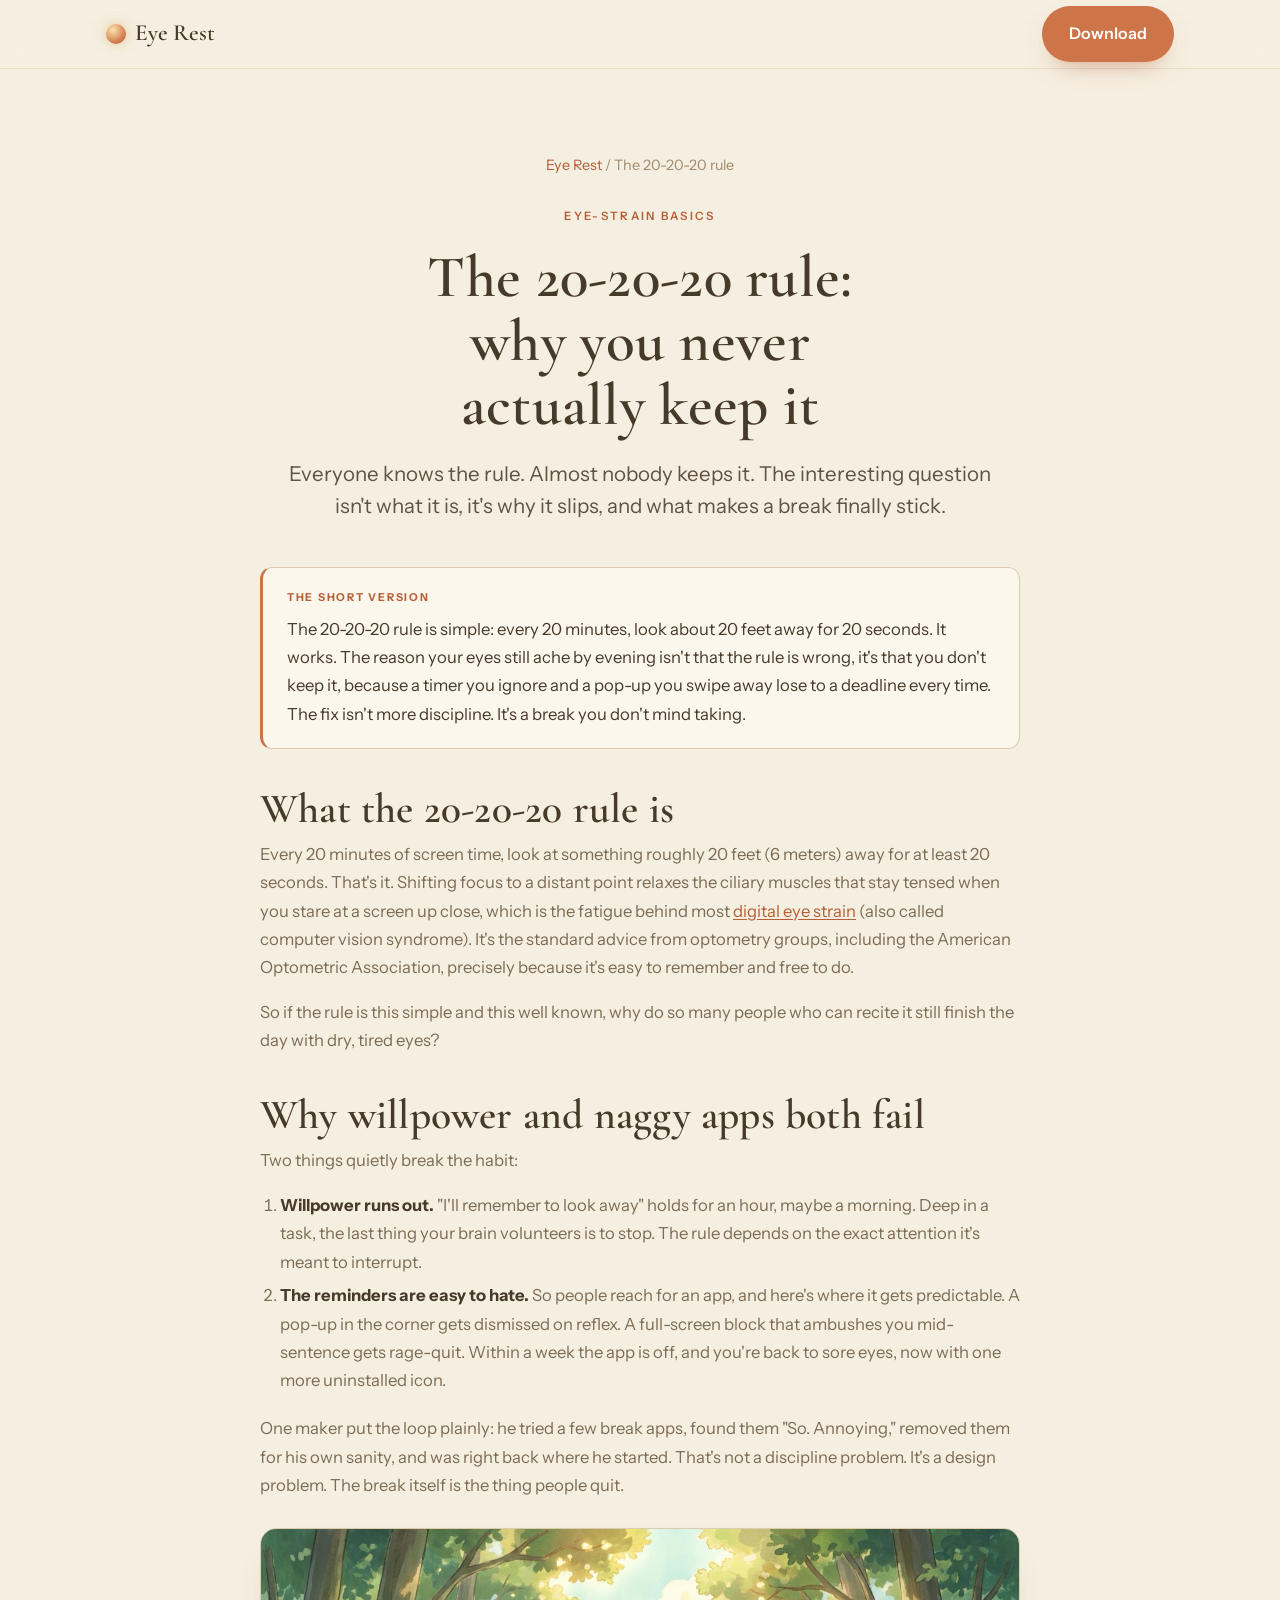
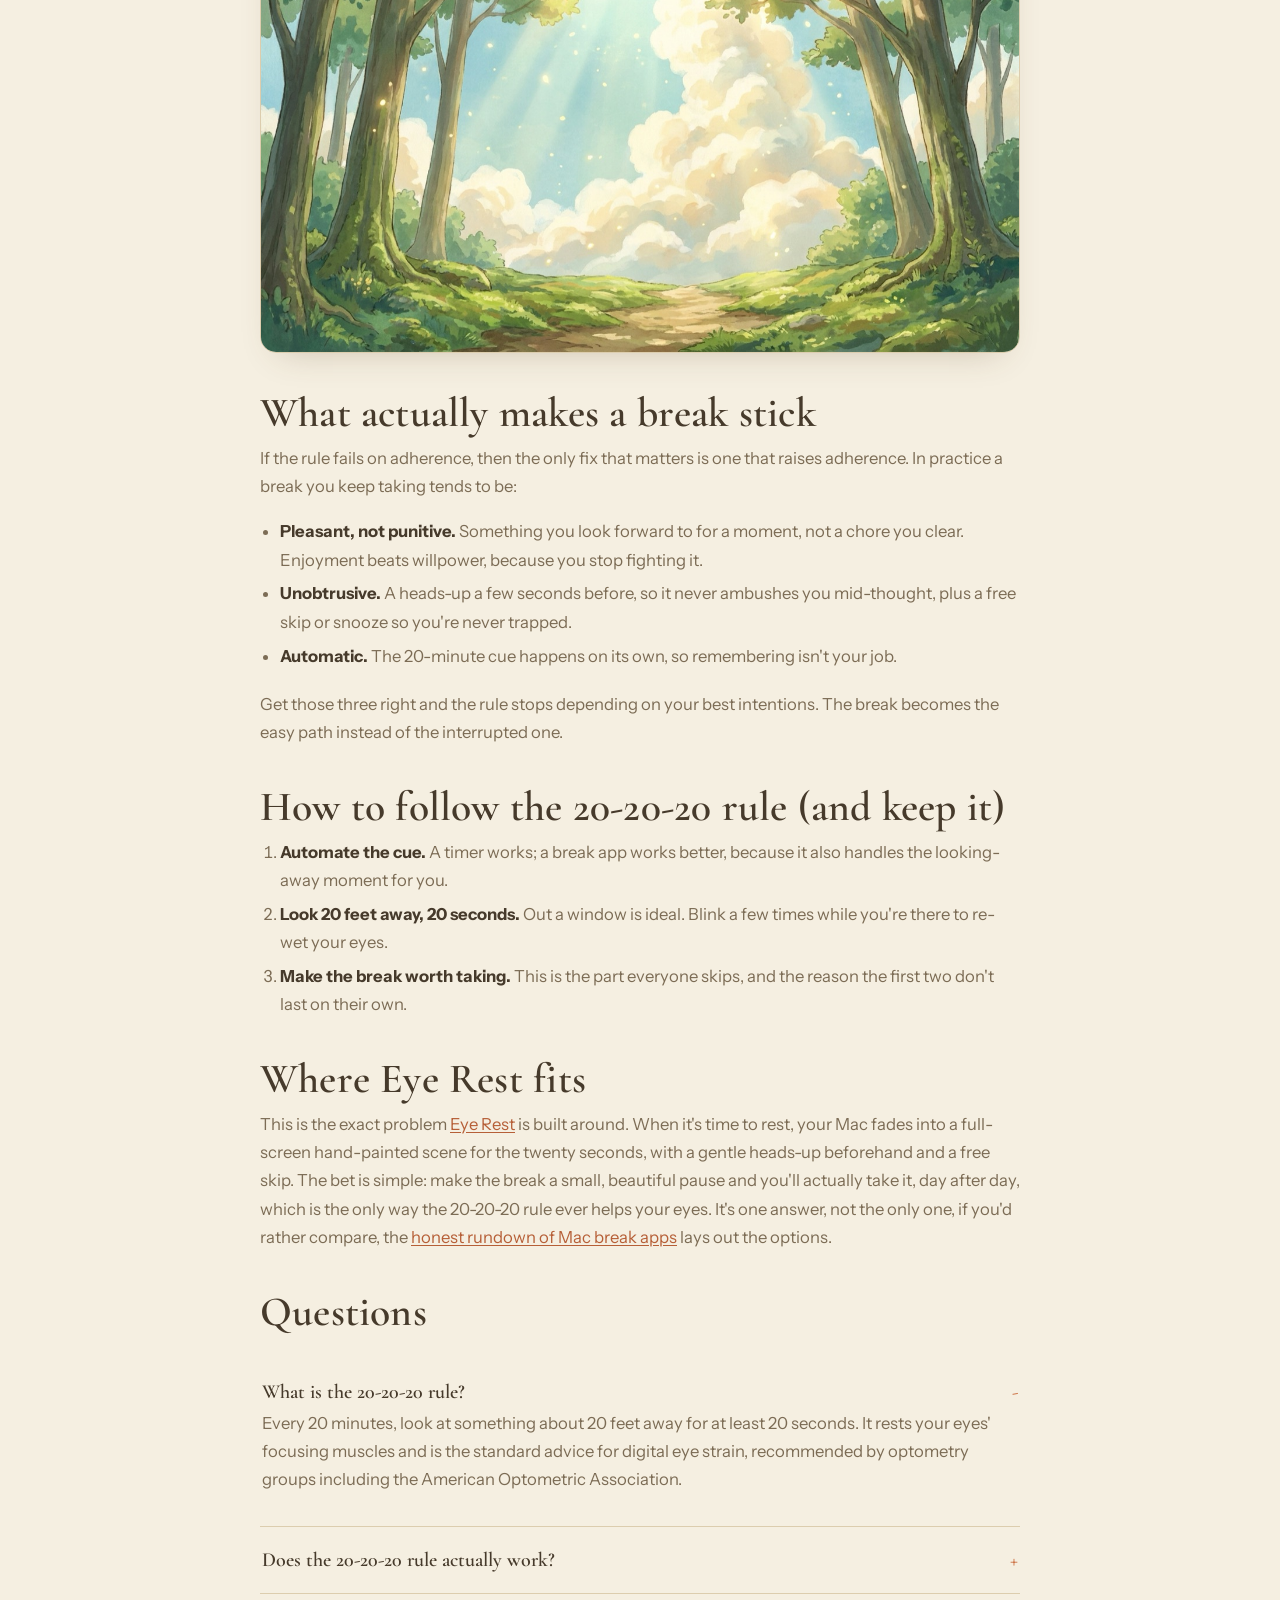
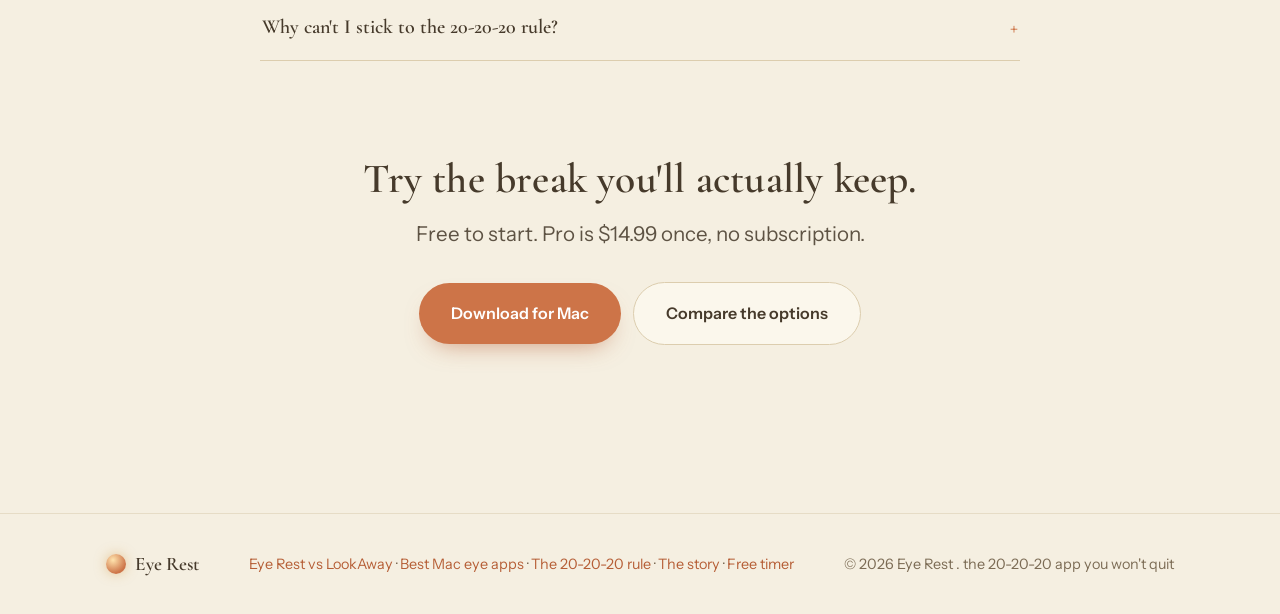
<file: 20-20-20-rule.html>
<!doctype html>
<html lang="en">
<head>
<meta charset="utf-8">
<meta name="viewport" content="width=device-width, initial-scale=1">
<title>The 20-20-20 rule: why you never actually keep it (2026)</title>
<meta name="description" content="The 20-20-20 rule is simple: every 20 minutes, look 20 feet away for 20 seconds. Knowing it is easy; keeping it is the hard part. Here is why adherence collapses and what actually makes the break stick.">
<link rel="canonical" href="https://eyesrest.app/20-20-20-rule.html">
<meta property="og:title" content="The 20-20-20 rule: why you never actually keep it">
<meta property="og:description" content="Everyone knows the rule. Almost nobody keeps it. Here is why willpower and naggy reminders fail, and what actually makes a screen break stick.">
<meta property="og:image" content="https://eyesrest.app/img/og/20-20-20.jpg">
<meta property="og:url" content="https://eyesrest.app/20-20-20-rule.html">
<meta property="og:type" content="article">
<meta name="twitter:card" content="summary_large_image">
<meta name="twitter:image" content="https://eyesrest.app/img/og/20-20-20.jpg">
<meta name="theme-color" content="#f5efe1">
<link rel="icon" href="img/icon.jpg">
<link rel="preconnect" href="https://fonts.googleapis.com">
<link rel="preconnect" href="https://fonts.gstatic.com" crossorigin>
<link href="https://fonts.googleapis.com/css2?family=Cormorant+Garamond:ital,wght@0,500;0,600;1,500;1,600&family=Instrument+Sans:wght@400;500;600&display=swap" rel="stylesheet">
<link rel="stylesheet" href="css/site.css">
<script type="application/ld+json">
{
  "@context": "https://schema.org",
  "@type": "Article",
  "headline": "The 20-20-20 rule: why you never actually keep it",
  "about": "The 20-20-20 rule for digital eye strain and why adherence to it is hard",
  "url": "https://eyesrest.app/20-20-20-rule.html",
  "image": "https://eyesrest.app/img/real-forest.jpg",
  "publisher": { "@type": "Organization", "name": "Eye Rest" }
}
</script>
<script type="application/ld+json">
{
  "@context": "https://schema.org",
  "@type": "HowTo",
  "name": "How to follow the 20-20-20 rule",
  "description": "A simple routine to rest your eyes during screen work.",
  "step": [
    { "@type": "HowToStep", "position": 1, "name": "Set a 20-minute cue", "text": "Every 20 minutes of screen time, take a short break. A timer or a break app makes the cue automatic so you do not have to remember." },
    { "@type": "HowToStep", "position": 2, "name": "Look 20 feet away", "text": "Shift your gaze to something roughly 20 feet (6 meters) away, such as out a window or across the room." },
    { "@type": "HowToStep", "position": 3, "name": "Hold for 20 seconds", "text": "Keep looking at the distant point for at least 20 seconds so your focusing muscles relax. Blink a few times to re-wet your eyes." }
  ]
}
</script>
<script type="application/ld+json">
{
  "@context": "https://schema.org",
  "@type": "FAQPage",
  "mainEntity": [
    { "@type": "Question", "name": "What is the 20-20-20 rule?", "acceptedAnswer": { "@type": "Answer", "text": "Every 20 minutes, look at something about 20 feet away for at least 20 seconds. It gives your eyes' focusing muscles a rest and is the standard advice for digital eye strain, recommended by optometry groups including the American Optometric Association." } },
    { "@type": "Question", "name": "Does the 20-20-20 rule actually work?", "acceptedAnswer": { "@type": "Answer", "text": "Yes, the rule eases the focusing fatigue behind digital eye strain when you follow it. The catch is adherence: the rule is easy to know and easy to forget, so the real problem is keeping it, not learning it." } },
    { "@type": "Question", "name": "Why can't I stick to the 20-20-20 rule?", "acceptedAnswer": { "@type": "Answer", "text": "Because willpower fades and most reminders are easy to dismiss. A pop-up you swipe away or a break app you find annoying gets turned off within a week. What lasts is a break that is pleasant and unobtrusive enough that you stop resisting it." } }
  ]
}
</script>
<script type="application/ld+json">
{
  "@context": "https://schema.org",
  "@type": "BreadcrumbList",
  "itemListElement": [
    { "@type": "ListItem", "position": 1, "name": "Eye Rest", "item": "https://eyesrest.app/" },
    { "@type": "ListItem", "position": 2, "name": "The 20-20-20 rule", "item": "https://eyesrest.app/20-20-20-rule.html" }
  ]
}
</script>
</head>
<body>
<nav><div class="wrap">
  <a class="brand" href="index.html"><span class="orb" aria-hidden="true"></span> Eye Rest</a>
  <a class="btn primary" href="https://github.com/hungranger/eyerest/releases/latest/download/EyeRest.dmg" target="_blank" rel="noopener">Download</a>
</div></nav>

<header class="pagehead"><div class="wrap">
  <p class="crumb"><a href="index.html">Eye Rest</a> / The 20-20-20 rule</p>
  <span class="eyebrow">Eye-strain basics</span>
  <h1>The 20-20-20 rule: why you never actually keep it</h1>
  <p class="lead">Everyone knows the rule. Almost nobody keeps it. The interesting question isn't what it is, it's why it slips, and what makes a break finally stick.</p>
</div></header>

<main><div class="wrap">
<article class="prose">

  <div class="callout"><span class="k">The short version</span>
  <p>The 20-20-20 rule is simple: every 20 minutes, look about 20 feet away for 20 seconds. It works. The reason your eyes still ache by evening isn't that the rule is wrong, it's that you don't keep it, because a timer you ignore and a pop-up you swipe away lose to a deadline every time. The fix isn't more discipline. It's a break you don't mind taking.</p></div>

  <h2>What the 20-20-20 rule is</h2>
  <p>Every 20 minutes of screen time, look at something roughly 20 feet (6 meters) away for at least 20 seconds. That's it. Shifting focus to a distant point relaxes the ciliary muscles that stay tensed when you stare at a screen up close, which is the fatigue behind most <a href="digital-eye-strain-mac.html">digital eye strain</a> (also called computer vision syndrome). It's the standard advice from optometry groups, including the American Optometric Association, precisely because it's easy to remember and free to do.</p>
  <p>So if the rule is this simple and this well known, why do so many people who can recite it still finish the day with dry, tired eyes?</p>

  <h2>Why willpower and naggy apps both fail</h2>
  <p>Two things quietly break the habit:</p>
  <ol>
    <li><b>Willpower runs out.</b> "I'll remember to look away" holds for an hour, maybe a morning. Deep in a task, the last thing your brain volunteers is to stop. The rule depends on the exact attention it's meant to interrupt.</li>
    <li><b>The reminders are easy to hate.</b> So people reach for an app, and here's where it gets predictable. A pop-up in the corner gets dismissed on reflex. A full-screen block that ambushes you mid-sentence gets rage-quit. Within a week the app is off, and you're back to sore eyes, now with one more uninstalled icon.</li>
  </ol>
  <p>One maker put the loop plainly: he tried a few break apps, found them "So. Annoying," removed them for his own sanity, and was right back where he started. That's not a discipline problem. It's a design problem. The break itself is the thing people quit.</p>
  <div class="strip"><img src="img/real-forest.jpg" width="1376" height="768" loading="lazy" alt="Sunbeams through a hand-painted forest, the kind of calm scene that makes a screen break worth taking"></div>

  <h2>What actually makes a break stick</h2>
  <p>If the rule fails on adherence, then the only fix that matters is one that raises adherence. In practice a break you keep taking tends to be:</p>
  <ul>
    <li><b>Pleasant, not punitive.</b> Something you look forward to for a moment, not a chore you clear. Enjoyment beats willpower, because you stop fighting it.</li>
    <li><b>Unobtrusive.</b> A heads-up a few seconds before, so it never ambushes you mid-thought, plus a free skip or snooze so you're never trapped.</li>
    <li><b>Automatic.</b> The 20-minute cue happens on its own, so remembering isn't your job.</li>
  </ul>
  <p>Get those three right and the rule stops depending on your best intentions. The break becomes the easy path instead of the interrupted one.</p>

  <h2>How to follow the 20-20-20 rule (and keep it)</h2>
  <ol>
    <li><b>Automate the cue.</b> A timer works; a break app works better, because it also handles the looking-away moment for you.</li>
    <li><b>Look 20 feet away, 20 seconds.</b> Out a window is ideal. Blink a few times while you're there to re-wet your eyes.</li>
    <li><b>Make the break worth taking.</b> This is the part everyone skips, and the reason the first two don't last on their own.</li>
  </ol>

  <h2>Where Eye Rest fits</h2>
  <p>This is the exact problem <a href="index.html">Eye Rest</a> is built around. When it's time to rest, your Mac fades into a full-screen hand-painted scene for the twenty seconds, with a gentle heads-up beforehand and a free skip. The bet is simple: make the break a small, beautiful pause and you'll actually take it, day after day, which is the only way the 20-20-20 rule ever helps your eyes. It's one answer, not the only one, if you'd rather compare, the <a href="best-mac-eye-strain-apps.html">honest rundown of Mac break apps</a> lays out the options.</p>

  <h2>Questions</h2>
  <div class="faq">
    <details open><summary>What is the 20-20-20 rule?</summary><p>Every 20 minutes, look at something about 20 feet away for at least 20 seconds. It rests your eyes' focusing muscles and is the standard advice for digital eye strain, recommended by optometry groups including the American Optometric Association.</p></details>
    <details><summary>Does the 20-20-20 rule actually work?</summary><p>Yes, it eases the focusing fatigue behind digital eye strain when you follow it. The catch is adherence: it's easy to know and easy to forget, so keeping it is the real problem, not learning it.</p></details>
    <details><summary>Why can't I stick to the 20-20-20 rule?</summary><p>Because willpower fades and most reminders are easy to dismiss. A pop-up you swipe away or a break app you find annoying gets turned off within a week. What lasts is a break pleasant and unobtrusive enough that you stop resisting it.</p></details>
  </div>

</article>
</div></main>

<section class="center"><div class="wrap">
  <h2>Try the break you'll actually keep.</h2>
  <p class="lead" style="margin:1rem auto 2rem;max-width:40ch">Free to start. Pro is $14.99 once, no subscription.</p>
  <div class="cta-row" style="justify-content:center">
    <a class="btn primary big" href="https://github.com/hungranger/eyerest/releases/latest/download/EyeRest.dmg" target="_blank" rel="noopener">Download for Mac</a>
    <a class="btn ghost big" href="best-mac-eye-strain-apps.html">Compare the options</a>
  </div>
</div></section>

<footer><div class="wrap">
  <a class="brand" style="font-size:1.2rem" href="index.html"><span class="orb" aria-hidden="true"></span> Eye Rest</a>
  <span class="foot-links"><a href="vs-lookaway.html">Eye Rest vs LookAway</a> · <a href="best-mac-eye-strain-apps.html">Best Mac eye apps</a> · <a href="20-20-20-rule.html">The 20-20-20 rule</a> · <a href="story.html">The story</a> · <a href="timer.html">Free timer</a></span>
  <span>© 2026 Eye Rest . the 20-20-20 app you won't quit</span>
</div></footer>
</body>
</html>
</file>
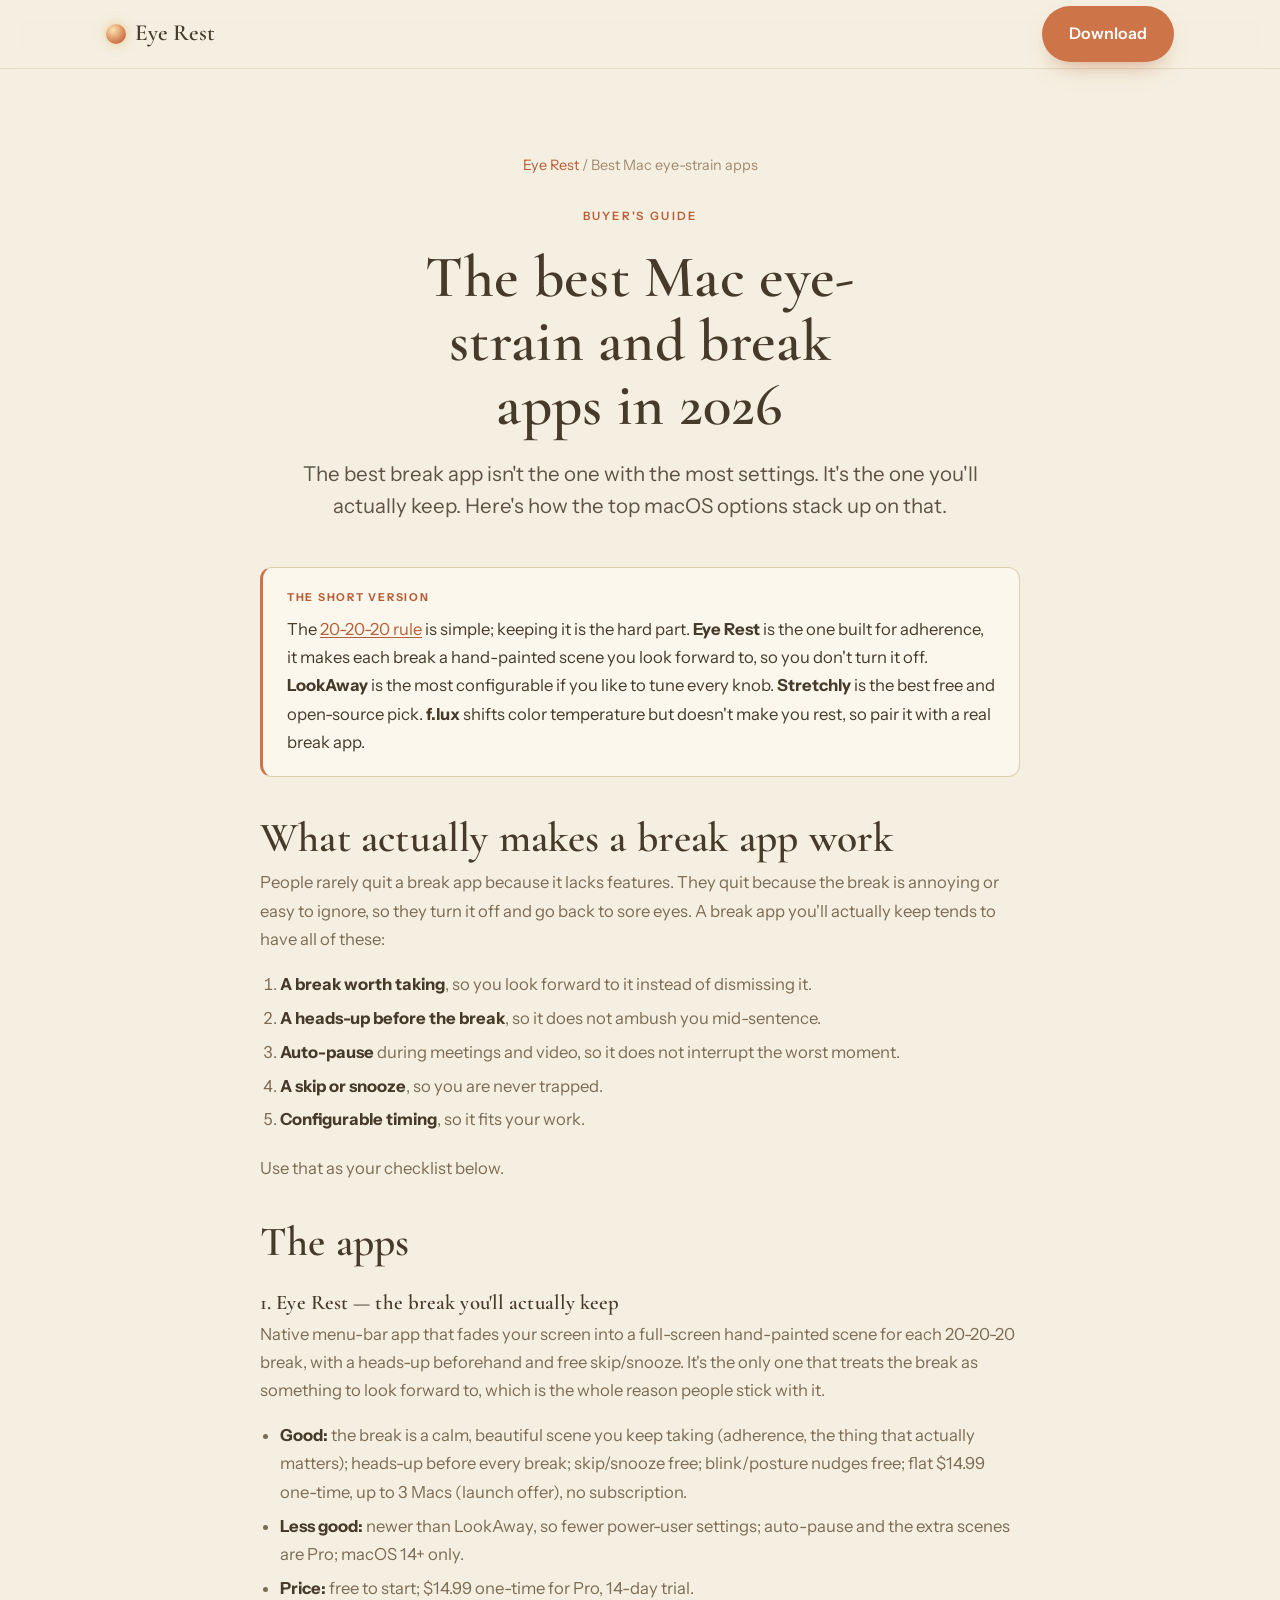
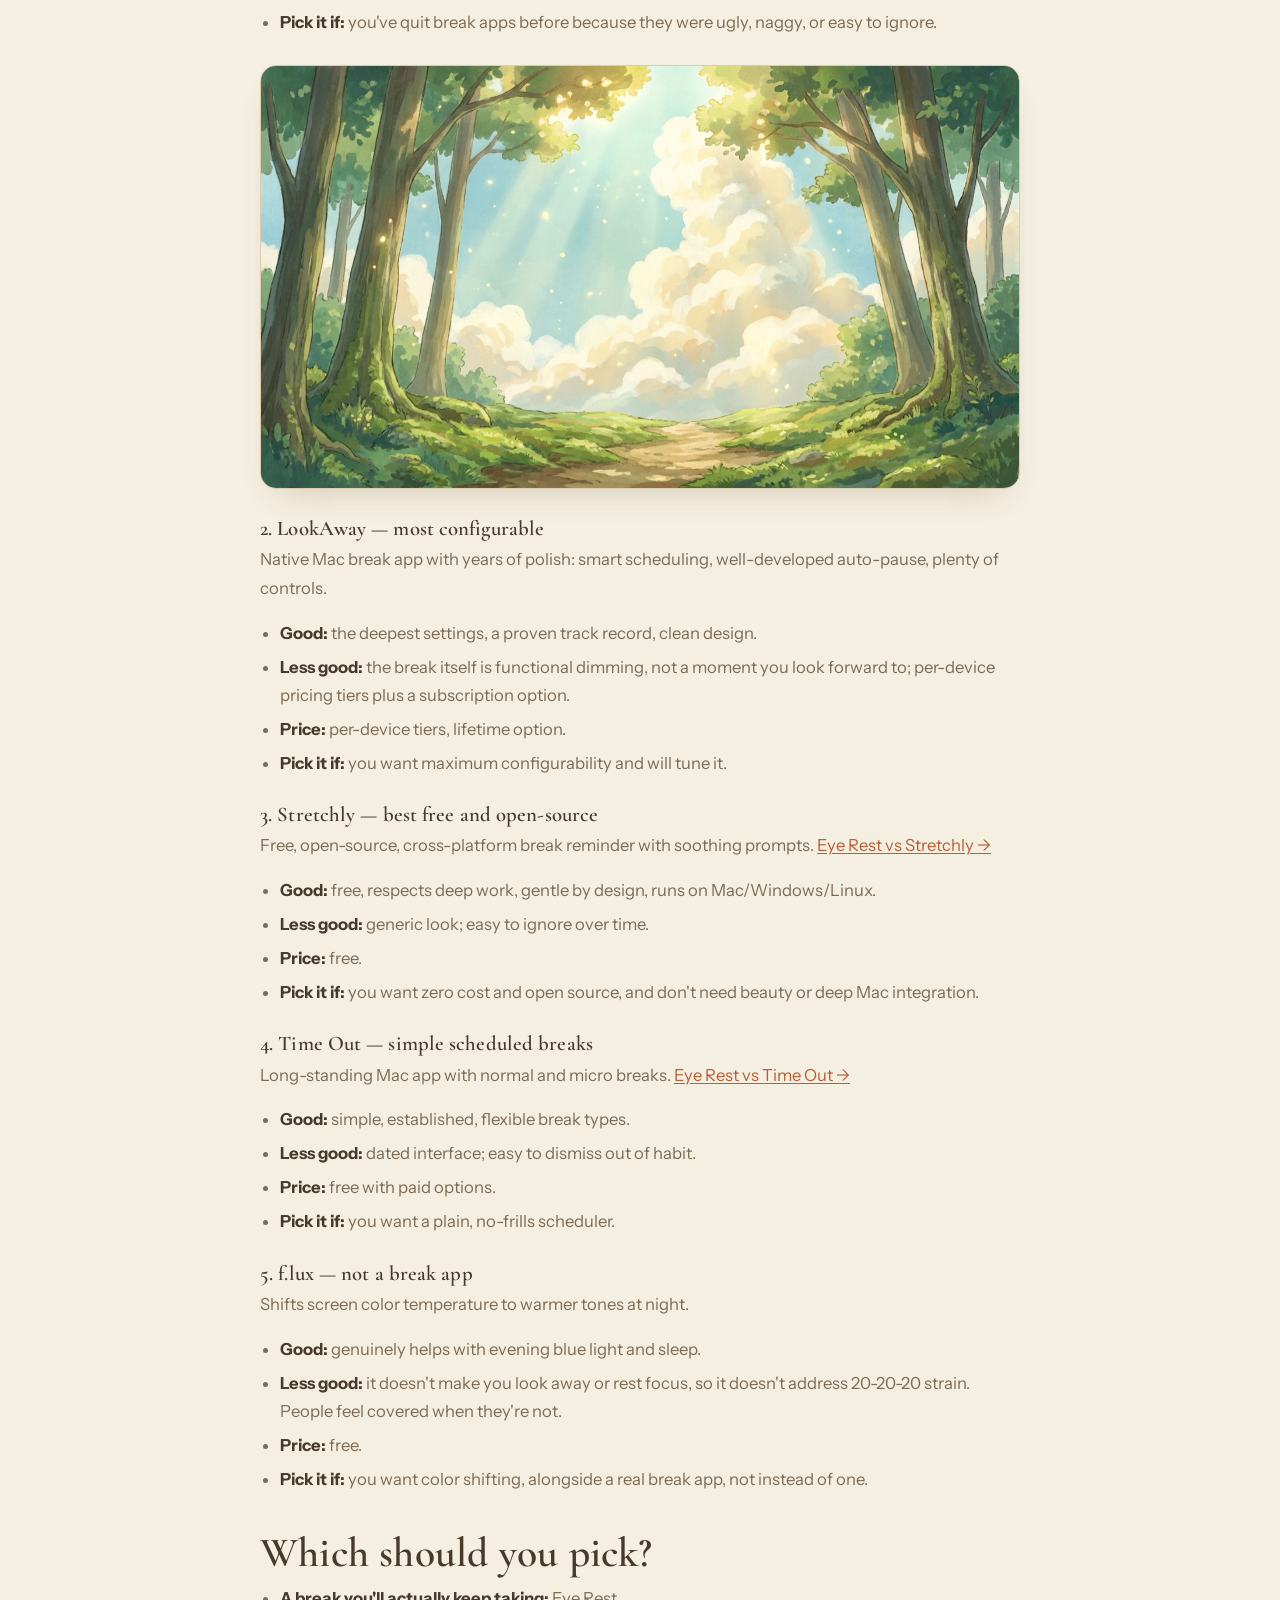
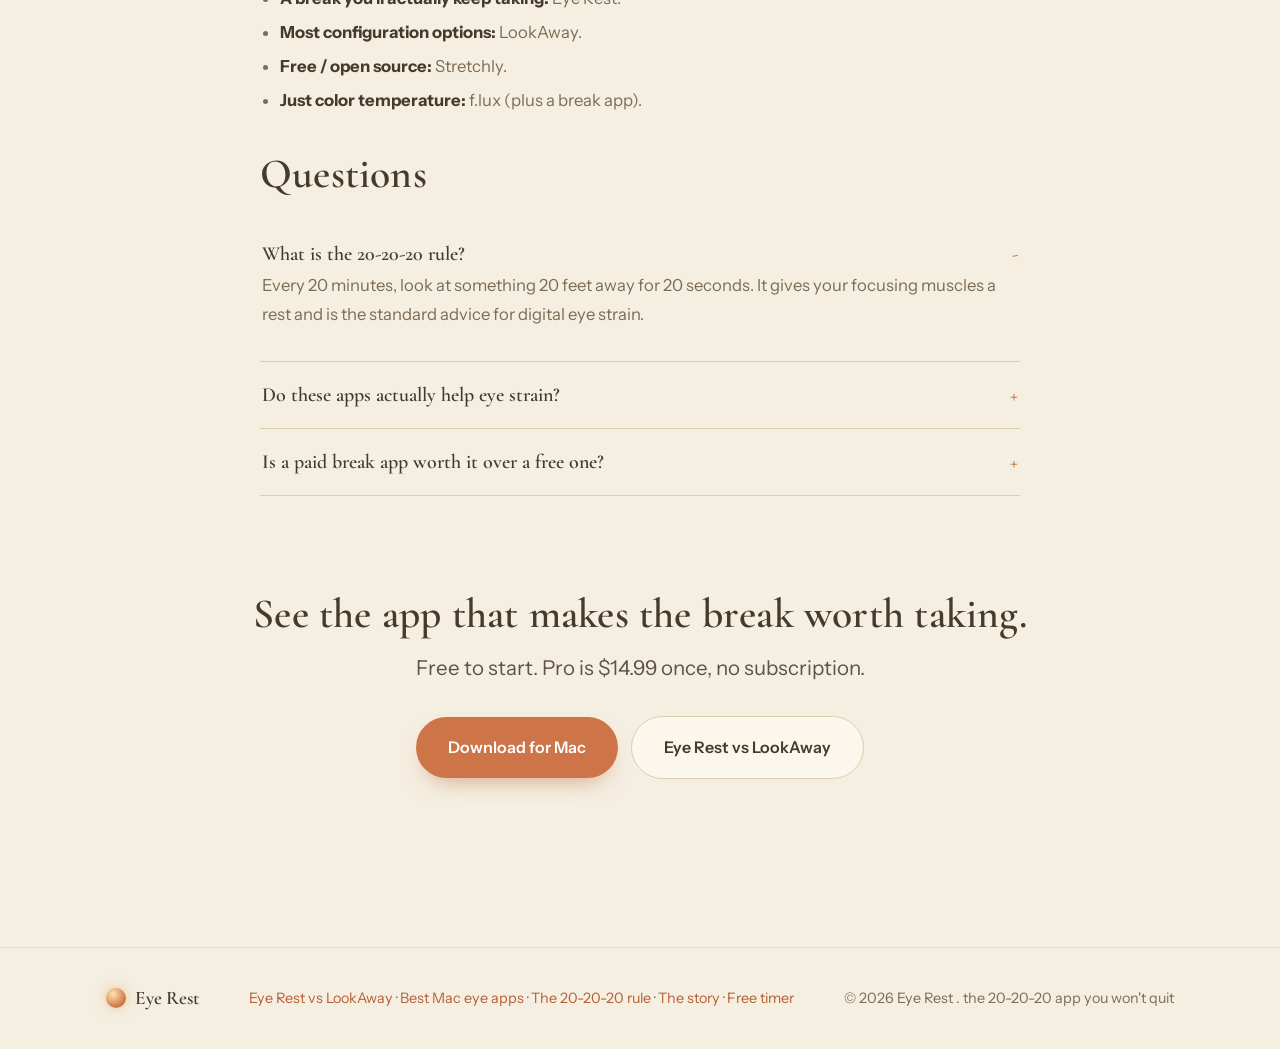
<file: best-mac-eye-strain-apps.html>
<!doctype html>
<html lang="en">
<head>
<meta charset="utf-8">
<meta name="viewport" content="width=device-width, initial-scale=1">
<title>Best Mac eye-strain & break apps in 2026 (honest picks)</title>
<meta name="description" content="An honest look at the best macOS break reminders for digital eye strain. What each does well, where it falls short, and why the one you'll actually keep matters more than feature count.">
<link rel="canonical" href="https://eyesrest.app/best-mac-eye-strain-apps.html">
<meta property="og:title" content="Best Mac eye-strain & break apps in 2026 (honest picks)">
<meta property="og:description" content="From the break you'll actually keep to the best free option: what each Mac break app does well, where it falls short, and which to pick.">
<meta property="og:image" content="https://eyesrest.app/img/og/best-mac.jpg">
<meta property="og:url" content="https://eyesrest.app/best-mac-eye-strain-apps.html">
<meta property="og:type" content="article">
<meta name="twitter:card" content="summary_large_image">
<meta name="twitter:image" content="https://eyesrest.app/img/og/best-mac.jpg">
<meta name="theme-color" content="#f5efe1">
<link rel="icon" href="img/icon.jpg">
<link rel="preconnect" href="https://fonts.googleapis.com">
<link rel="preconnect" href="https://fonts.gstatic.com" crossorigin>
<link href="https://fonts.googleapis.com/css2?family=Cormorant+Garamond:ital,wght@0,500;0,600;1,500;1,600&family=Instrument+Sans:wght@400;500;600&display=swap" rel="stylesheet">
<link rel="stylesheet" href="css/site.css">
<script type="application/ld+json">
{
  "@context": "https://schema.org",
  "@type": "ItemList",
  "name": "Best Mac eye-strain and break-reminder apps (2026)",
  "itemListElement": [
    { "@type": "ListItem", "position": 1, "name": "Eye Rest" },
    { "@type": "ListItem", "position": 2, "name": "LookAway" },
    { "@type": "ListItem", "position": 3, "name": "Stretchly" },
    { "@type": "ListItem", "position": 4, "name": "Time Out" },
    { "@type": "ListItem", "position": 5, "name": "f.lux" }
  ]
}
</script>
<script type="application/ld+json">
{
  "@context": "https://schema.org",
  "@type": "FAQPage",
  "mainEntity": [
    { "@type": "Question", "name": "What is the 20-20-20 rule?", "acceptedAnswer": { "@type": "Answer", "text": "Every 20 minutes, look at something 20 feet away for 20 seconds. It gives your focusing muscles a rest and is the standard advice for digital eye strain." } },
    { "@type": "Question", "name": "Do these apps actually help eye strain?", "acceptedAnswer": { "@type": "Answer", "text": "They help if you keep them on. The rule works; adherence is the hard part, which is why whether you will keep taking the break matters more than feature count." } },
    { "@type": "Question", "name": "Is a paid break app worth it over a free one?", "acceptedAnswer": { "@type": "Answer", "text": "Only if you will keep using it. Free apps like Stretchly are excellent if you stick with them; Eye Rest bets that a break you look forward to is one you will not turn off." } }
  ]
}
</script>
<script type="application/ld+json">
{
  "@context": "https://schema.org",
  "@type": "BreadcrumbList",
  "itemListElement": [
    { "@type": "ListItem", "position": 1, "name": "Eye Rest", "item": "https://eyesrest.app/" },
    { "@type": "ListItem", "position": 2, "name": "Best Mac eye-strain apps", "item": "https://eyesrest.app/best-mac-eye-strain-apps.html" }
  ]
}
</script>
</head>
<body>
<nav><div class="wrap">
  <a class="brand" href="index.html"><span class="orb" aria-hidden="true"></span> Eye Rest</a>
  <a class="btn primary" href="https://github.com/hungranger/eyerest/releases/latest/download/EyeRest.dmg" target="_blank" rel="noopener">Download</a>
</div></nav>

<header class="pagehead"><div class="wrap">
  <p class="crumb"><a href="index.html">Eye Rest</a> / Best Mac eye-strain apps</p>
  <span class="eyebrow">Buyer's guide</span>
  <h1>The best Mac eye-strain and break apps in 2026</h1>
  <p class="lead">The best break app isn't the one with the most settings. It's the one you'll actually keep. Here's how the top macOS options stack up on that.</p>
</div></header>

<main><div class="wrap">
<article class="prose">

  <div class="callout"><span class="k">The short version</span>
  <p>The <a href="20-20-20-rule.html">20-20-20 rule</a> is simple; keeping it is the hard part. <b>Eye Rest</b> is the one built for adherence, it makes each break a hand-painted scene you look forward to, so you don't turn it off. <b>LookAway</b> is the most configurable if you like to tune every knob. <b>Stretchly</b> is the best free and open-source pick. <b>f.lux</b> shifts color temperature but doesn't make you rest, so pair it with a real break app.</p></div>

  <h2>What actually makes a break app work</h2>
  <p>People rarely quit a break app because it lacks features. They quit because the break is annoying or easy to ignore, so they turn it off and go back to sore eyes. A break app you'll actually keep tends to have all of these:</p>
  <ol>
    <li><b>A break worth taking</b>, so you look forward to it instead of dismissing it.</li>
    <li><b>A heads-up before the break</b>, so it does not ambush you mid-sentence.</li>
    <li><b>Auto-pause</b> during meetings and video, so it does not interrupt the worst moment.</li>
    <li><b>A skip or snooze</b>, so you are never trapped.</li>
    <li><b>Configurable timing</b>, so it fits your work.</li>
  </ol>
  <p>Use that as your checklist below.</p>

  <h2>The apps</h2>

  <h3>1. Eye Rest — the break you'll actually keep</h3>
  <p>Native menu-bar app that fades your screen into a full-screen hand-painted scene for each 20-20-20 break, with a heads-up beforehand and free skip/snooze. It's the only one that treats the break as something to look forward to, which is the whole reason people stick with it.</p>
  <ul>
    <li><b>Good:</b> the break is a calm, beautiful scene you keep taking (adherence, the thing that actually matters); heads-up before every break; skip/snooze free; blink/posture nudges free; flat $14.99 one-time, up to 3 Macs (launch offer), no subscription.</li>
    <li><b>Less good:</b> newer than LookAway, so fewer power-user settings; auto-pause and the extra scenes are Pro; macOS 14+ only.</li>
    <li><b>Price:</b> free to start; $14.99 one-time for Pro, 14-day trial.</li>
    <li><b>Pick it if:</b> you've quit break apps before because they were ugly, naggy, or easy to ignore.</li>
  </ul>
  <div class="strip"><img src="img/real-forest.jpg" width="1376" height="768" loading="lazy" alt="Sunbeams through a forest, one of the hand-painted Eye Rest break scenes"></div>

  <h3>2. LookAway — most configurable</h3>
  <p>Native Mac break app with years of polish: smart scheduling, well-developed auto-pause, plenty of controls.</p>
  <ul>
    <li><b>Good:</b> the deepest settings, a proven track record, clean design.</li>
    <li><b>Less good:</b> the break itself is functional dimming, not a moment you look forward to; per-device pricing tiers plus a subscription option.</li>
    <li><b>Price:</b> per-device tiers, lifetime option.</li>
    <li><b>Pick it if:</b> you want maximum configurability and will tune it.</li>
  </ul>

  <h3>3. Stretchly — best free and open-source</h3>
  <p>Free, open-source, cross-platform break reminder with soothing prompts. <a href="eye-rest-vs-stretchly.html">Eye Rest vs Stretchly →</a></p>
  <ul>
    <li><b>Good:</b> free, respects deep work, gentle by design, runs on Mac/Windows/Linux.</li>
    <li><b>Less good:</b> generic look; easy to ignore over time.</li>
    <li><b>Price:</b> free.</li>
    <li><b>Pick it if:</b> you want zero cost and open source, and don't need beauty or deep Mac integration.</li>
  </ul>

  <h3>4. Time Out — simple scheduled breaks</h3>
  <p>Long-standing Mac app with normal and micro breaks. <a href="eye-rest-vs-time-out.html">Eye Rest vs Time Out →</a></p>
  <ul>
    <li><b>Good:</b> simple, established, flexible break types.</li>
    <li><b>Less good:</b> dated interface; easy to dismiss out of habit.</li>
    <li><b>Price:</b> free with paid options.</li>
    <li><b>Pick it if:</b> you want a plain, no-frills scheduler.</li>
  </ul>

  <h3>5. f.lux — not a break app</h3>
  <p>Shifts screen color temperature to warmer tones at night.</p>
  <ul>
    <li><b>Good:</b> genuinely helps with evening blue light and sleep.</li>
    <li><b>Less good:</b> it doesn't make you look away or rest focus, so it doesn't address 20-20-20 strain. People feel covered when they're not.</li>
    <li><b>Price:</b> free.</li>
    <li><b>Pick it if:</b> you want color shifting, alongside a real break app, not instead of one.</li>
  </ul>

  <h2>Which should you pick?</h2>
  <ul>
    <li><b>A break you'll actually keep taking:</b> Eye Rest.</li>
    <li><b>Most configuration options:</b> LookAway.</li>
    <li><b>Free / open source:</b> Stretchly.</li>
    <li><b>Just color temperature:</b> f.lux (plus a break app).</li>
  </ul>

  <h2>Questions</h2>
  <div class="faq">
    <details open><summary>What is the 20-20-20 rule?</summary><p>Every 20 minutes, look at something 20 feet away for 20 seconds. It gives your focusing muscles a rest and is the standard advice for digital eye strain.</p></details>
    <details><summary>Do these apps actually help eye strain?</summary><p>They help if you keep them on. The rule works; adherence is the hard part, which is why whether you'll keep taking the break matters more than feature count.</p></details>
    <details><summary>Is a paid break app worth it over a free one?</summary><p>Only if you'll keep using it. Free apps like Stretchly are excellent if you stick with them; Eye Rest bets that a break you look forward to is one you won't turn off.</p></details>
  </div>

</article>
</div></main>

<section class="center"><div class="wrap">
  <h2>See the app that makes the break worth taking.</h2>
  <p class="lead" style="margin:1rem auto 2rem;max-width:40ch">Free to start. Pro is $14.99 once, no subscription.</p>
  <div class="cta-row" style="justify-content:center">
    <a class="btn primary big" href="https://github.com/hungranger/eyerest/releases/latest/download/EyeRest.dmg" target="_blank" rel="noopener">Download for Mac</a>
    <a class="btn ghost big" href="vs-lookaway.html">Eye Rest vs LookAway</a>
  </div>
</div></section>

<footer><div class="wrap">
  <a class="brand" style="font-size:1.2rem" href="index.html"><span class="orb" aria-hidden="true"></span> Eye Rest</a>
  <span class="foot-links"><a href="vs-lookaway.html">Eye Rest vs LookAway</a> · <a href="best-mac-eye-strain-apps.html">Best Mac eye apps</a> · <a href="20-20-20-rule.html">The 20-20-20 rule</a> · <a href="story.html">The story</a> · <a href="timer.html">Free timer</a></span>
  <span>© 2026 Eye Rest . the 20-20-20 app you won't quit</span>
</div></footer>
</body>
</html>
</file>
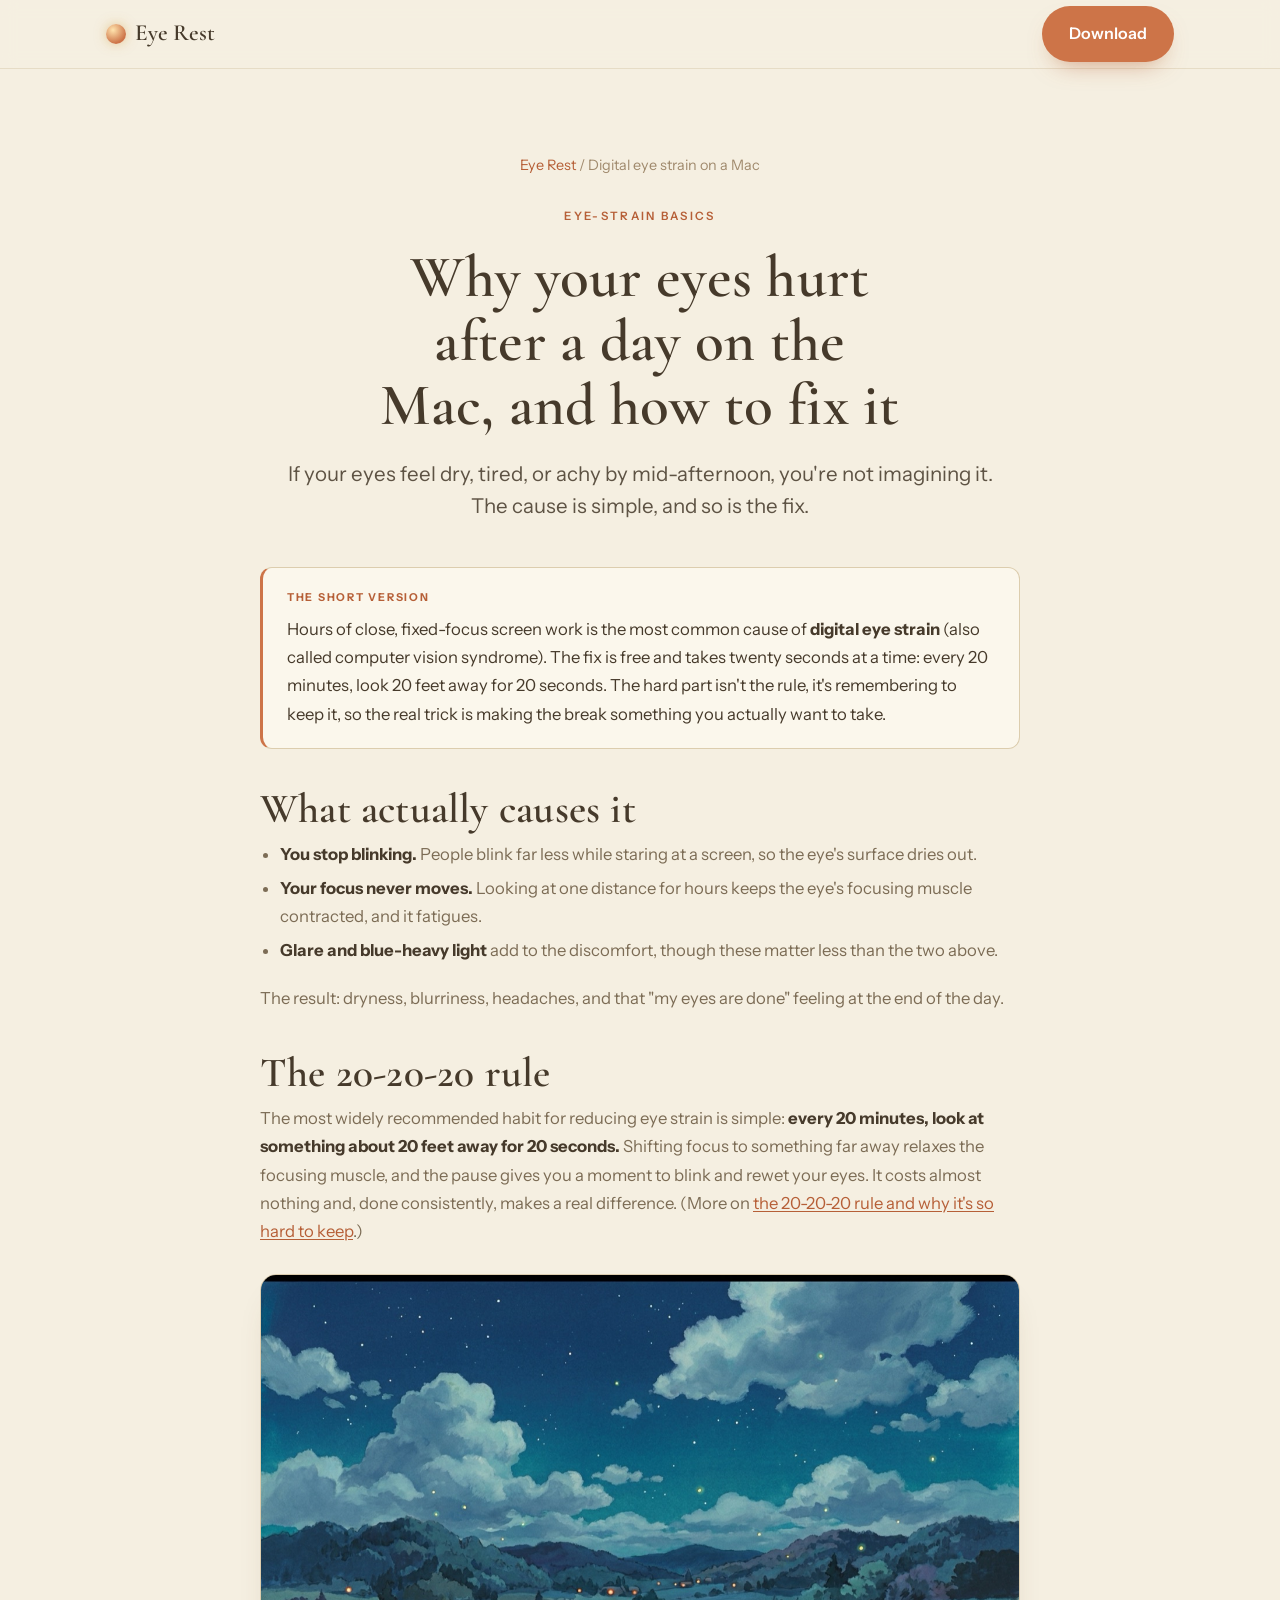
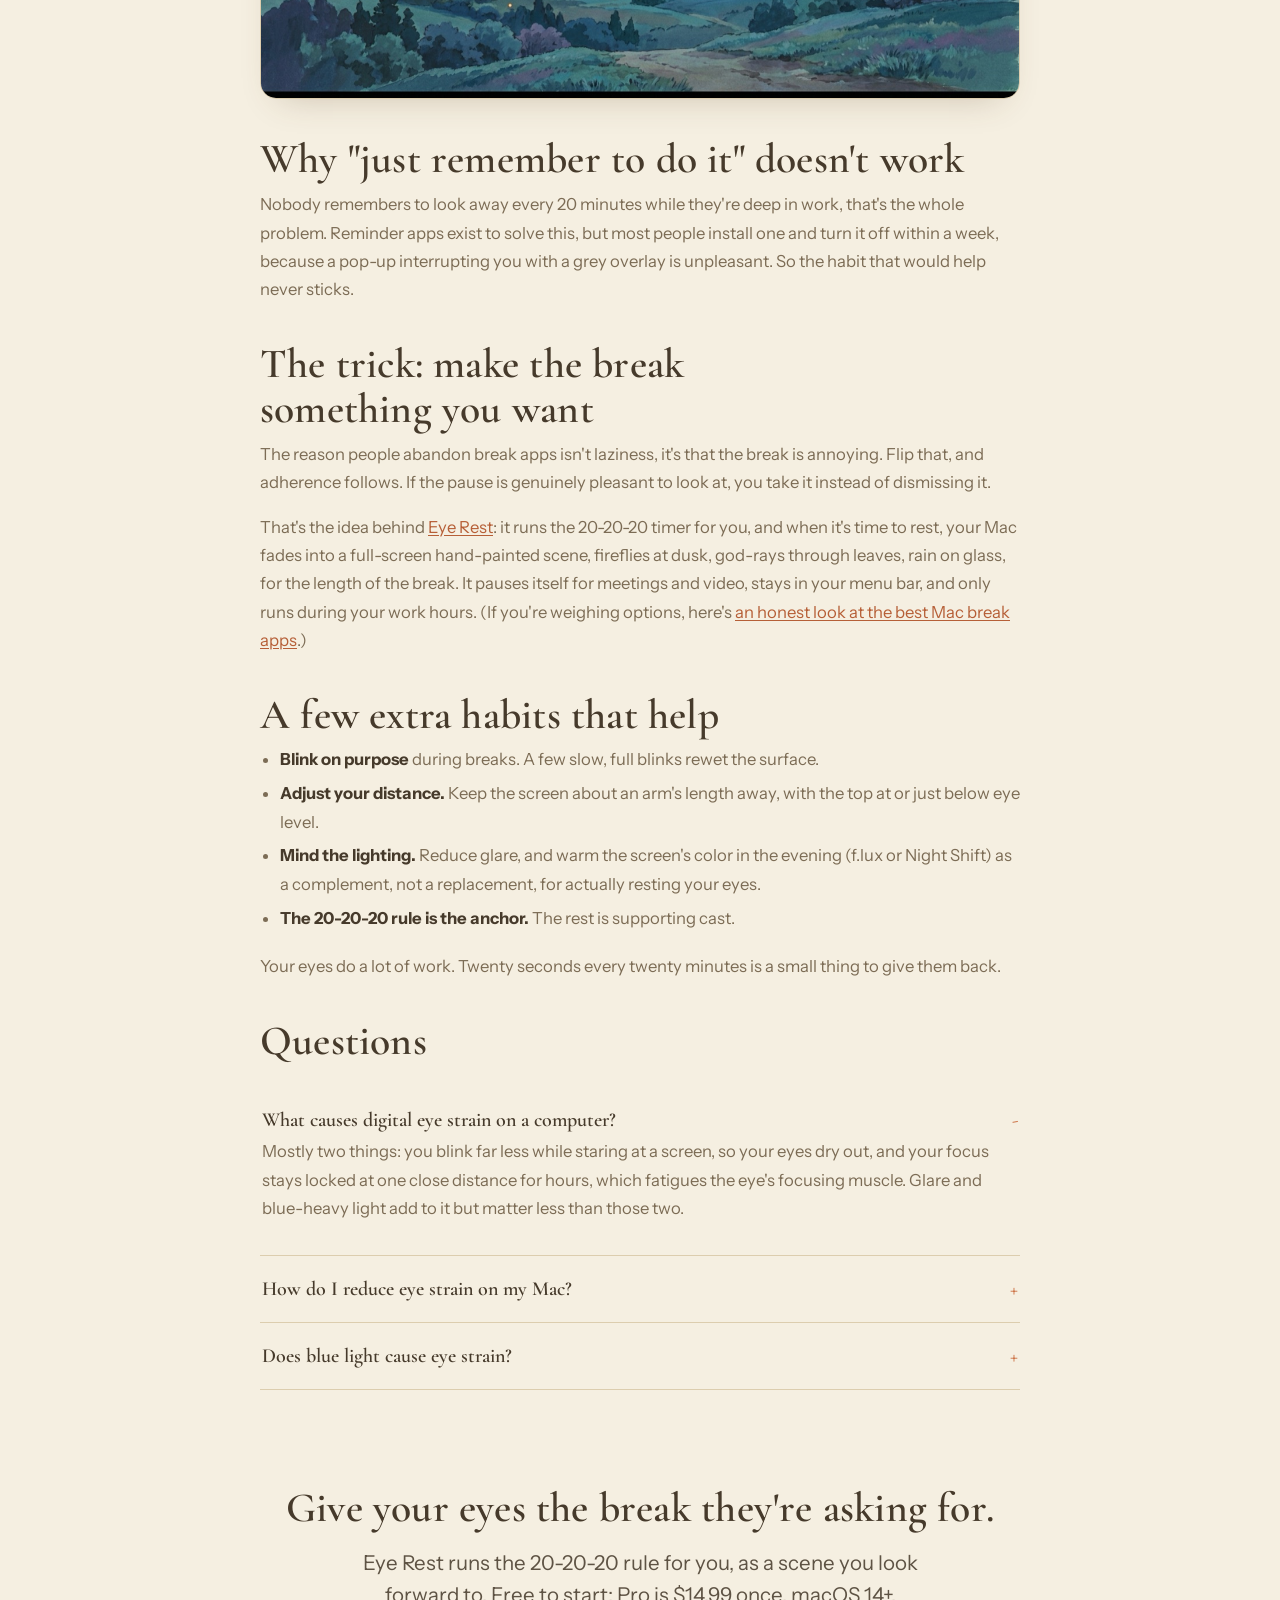
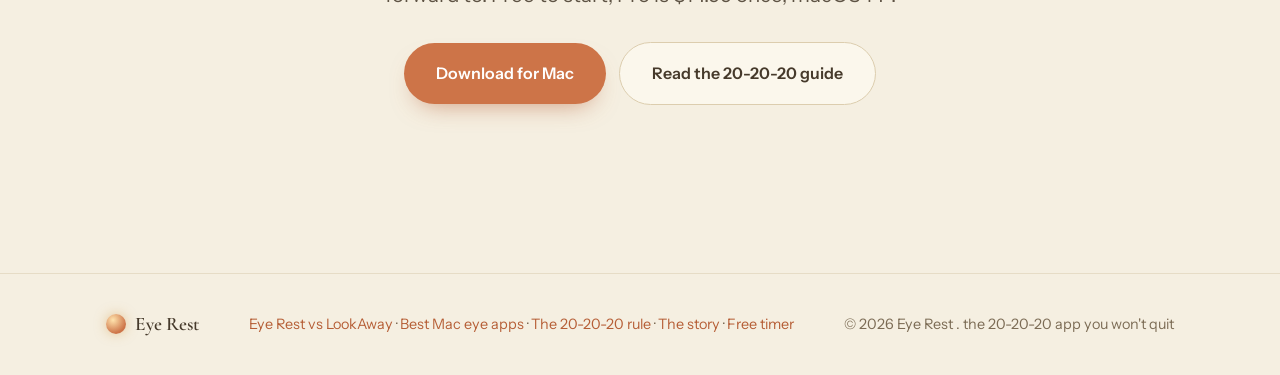
<file: digital-eye-strain-mac.html>
<!doctype html>
<html lang="en">
<head>
<meta charset="utf-8">
<meta name="viewport" content="width=device-width, initial-scale=1">
<title>Digital eye strain on a Mac: why your eyes hurt and the fix (2026)</title>
<meta name="description" content="Why long Mac sessions leave your eyes dry and aching, what actually causes digital eye strain, and the simple 20-20-20 habit that fixes it (plus how to make it stick).">
<link rel="canonical" href="https://eyesrest.app/digital-eye-strain-mac.html">
<meta property="og:title" content="Digital eye strain on a Mac: why your eyes hurt and the fix">
<meta property="og:description" content="What causes digital eye strain on long Mac sessions, why the 20-20-20 rule helps, and how to actually stick to it.">
<meta property="og:image" content="https://eyesrest.app/img/og/eye-strain.jpg">
<meta property="og:url" content="https://eyesrest.app/digital-eye-strain-mac.html">
<meta property="og:type" content="article">
<meta name="twitter:card" content="summary_large_image">
<meta name="twitter:image" content="https://eyesrest.app/img/og/eye-strain.jpg">
<meta name="theme-color" content="#f5efe1">
<link rel="icon" href="img/icon.jpg">
<link rel="preconnect" href="https://fonts.googleapis.com">
<link rel="preconnect" href="https://fonts.gstatic.com" crossorigin>
<link href="https://fonts.googleapis.com/css2?family=Cormorant+Garamond:ital,wght@0,500;0,600;1,500;1,600&family=Instrument+Sans:wght@400;500;600&display=swap" rel="stylesheet">
<link rel="stylesheet" href="css/site.css">
<script type="application/ld+json">
{
  "@context": "https://schema.org",
  "@type": "Article",
  "headline": "Digital eye strain on a Mac: why your eyes hurt and the fix",
  "about": "Causes of digital eye strain during Mac use and how the 20-20-20 rule helps",
  "url": "https://eyesrest.app/digital-eye-strain-mac.html",
  "image": "https://eyesrest.app/img/real-night.jpg",
  "publisher": { "@type": "Organization", "name": "Eye Rest" }
}
</script>
<script type="application/ld+json">
{
  "@context": "https://schema.org",
  "@type": "FAQPage",
  "mainEntity": [
    { "@type": "Question", "name": "What causes digital eye strain on a computer?", "acceptedAnswer": { "@type": "Answer", "text": "Mostly two things: you blink far less while staring at a screen, so your eyes dry out, and your focus stays locked at one close distance for hours, which fatigues the eye's focusing muscle. Glare and blue-heavy light add to it but matter less than those two." } },
    { "@type": "Question", "name": "How do I reduce eye strain on my Mac?", "acceptedAnswer": { "@type": "Answer", "text": "Follow the 20-20-20 rule: every 20 minutes, look at something about 20 feet away for 20 seconds, and blink a few times. Keep the screen about an arm's length away with the top at or just below eye level, and reduce glare. The 20-20-20 break is the anchor; the rest is supporting cast." } },
    { "@type": "Question", "name": "Does blue light cause eye strain?", "acceptedAnswer": { "@type": "Answer", "text": "Blue-heavy light and glare can add to discomfort, but the bigger drivers are reduced blinking and constant close focus. Warming your screen at night (Night Shift or f.lux) is a helpful complement, not a replacement for actually resting your eyes." } }
  ]
}
</script>
<script type="application/ld+json">
{
  "@context": "https://schema.org",
  "@type": "BreadcrumbList",
  "itemListElement": [
    { "@type": "ListItem", "position": 1, "name": "Eye Rest", "item": "https://eyesrest.app/" },
    { "@type": "ListItem", "position": 2, "name": "Digital eye strain on a Mac", "item": "https://eyesrest.app/digital-eye-strain-mac.html" }
  ]
}
</script>
</head>
<body>
<nav><div class="wrap">
  <a class="brand" href="index.html"><span class="orb" aria-hidden="true"></span> Eye Rest</a>
  <a class="btn primary" href="https://github.com/hungranger/eyerest/releases/latest/download/EyeRest.dmg" target="_blank" rel="noopener">Download</a>
</div></nav>

<header class="pagehead"><div class="wrap">
  <p class="crumb"><a href="index.html">Eye Rest</a> / Digital eye strain on a Mac</p>
  <span class="eyebrow">Eye-strain basics</span>
  <h1>Why your eyes hurt after a day on the Mac, and how to fix it</h1>
  <p class="lead">If your eyes feel dry, tired, or achy by mid-afternoon, you're not imagining it. The cause is simple, and so is the fix.</p>
</div></header>

<main><div class="wrap">
<article class="prose">

  <div class="callout"><span class="k">The short version</span>
  <p>Hours of close, fixed-focus screen work is the most common cause of <b>digital eye strain</b> (also called computer vision syndrome). The fix is free and takes twenty seconds at a time: every 20 minutes, look 20 feet away for 20 seconds. The hard part isn't the rule, it's remembering to keep it, so the real trick is making the break something you actually want to take.</p></div>

  <h2>What actually causes it</h2>
  <ul>
    <li><b>You stop blinking.</b> People blink far less while staring at a screen, so the eye's surface dries out.</li>
    <li><b>Your focus never moves.</b> Looking at one distance for hours keeps the eye's focusing muscle contracted, and it fatigues.</li>
    <li><b>Glare and blue-heavy light</b> add to the discomfort, though these matter less than the two above.</li>
  </ul>
  <p>The result: dryness, blurriness, headaches, and that "my eyes are done" feeling at the end of the day.</p>

  <h2>The 20-20-20 rule</h2>
  <p>The most widely recommended habit for reducing eye strain is simple: <b>every 20 minutes, look at something about 20 feet away for 20 seconds.</b> Shifting focus to something far away relaxes the focusing muscle, and the pause gives you a moment to blink and rewet your eyes. It costs almost nothing and, done consistently, makes a real difference. (More on <a href="20-20-20-rule.html">the 20-20-20 rule and why it's so hard to keep</a>.)</p>
  <div class="strip"><img src="img/real-night.jpg" width="1376" height="768" loading="lazy" alt="A calm hand-painted night scene with fireflies, one of the Eye Rest break scenes"></div>

  <h2>Why "just remember to do it" doesn't work</h2>
  <p>Nobody remembers to look away every 20 minutes while they're deep in work, that's the whole problem. Reminder apps exist to solve this, but most people install one and turn it off within a week, because a pop-up interrupting you with a grey overlay is unpleasant. So the habit that would help never sticks.</p>

  <h2>The trick: make the break something you want</h2>
  <p>The reason people abandon break apps isn't laziness, it's that the break is annoying. Flip that, and adherence follows. If the pause is genuinely pleasant to look at, you take it instead of dismissing it.</p>
  <p>That's the idea behind <a href="index.html">Eye Rest</a>: it runs the 20-20-20 timer for you, and when it's time to rest, your Mac fades into a full-screen hand-painted scene, fireflies at dusk, god-rays through leaves, rain on glass, for the length of the break. It pauses itself for meetings and video, stays in your menu bar, and only runs during your work hours. (If you're weighing options, here's <a href="best-mac-eye-strain-apps.html">an honest look at the best Mac break apps</a>.)</p>

  <h2>A few extra habits that help</h2>
  <ul>
    <li><b>Blink on purpose</b> during breaks. A few slow, full blinks rewet the surface.</li>
    <li><b>Adjust your distance.</b> Keep the screen about an arm's length away, with the top at or just below eye level.</li>
    <li><b>Mind the lighting.</b> Reduce glare, and warm the screen's color in the evening (f.lux or Night Shift) as a complement, not a replacement, for actually resting your eyes.</li>
    <li><b>The 20-20-20 rule is the anchor.</b> The rest is supporting cast.</li>
  </ul>
  <p>Your eyes do a lot of work. Twenty seconds every twenty minutes is a small thing to give them back.</p>

  <h2>Questions</h2>
  <div class="faq">
    <details open><summary>What causes digital eye strain on a computer?</summary><p>Mostly two things: you blink far less while staring at a screen, so your eyes dry out, and your focus stays locked at one close distance for hours, which fatigues the eye's focusing muscle. Glare and blue-heavy light add to it but matter less than those two.</p></details>
    <details><summary>How do I reduce eye strain on my Mac?</summary><p>Follow the 20-20-20 rule: every 20 minutes, look at something about 20 feet away for 20 seconds, and blink a few times. Keep the screen about an arm's length away with the top at or just below eye level, and reduce glare. The 20-20-20 break is the anchor; the rest is supporting cast.</p></details>
    <details><summary>Does blue light cause eye strain?</summary><p>Blue-heavy light and glare can add to discomfort, but the bigger drivers are reduced blinking and constant close focus. Warming your screen at night (Night Shift or f.lux) is a helpful complement, not a replacement for actually resting your eyes.</p></details>
  </div>

</article>
</div></main>

<section class="center"><div class="wrap">
  <h2>Give your eyes the break they're asking for.</h2>
  <p class="lead" style="margin:1rem auto 2rem;max-width:44ch">Eye Rest runs the 20-20-20 rule for you, as a scene you look forward to. Free to start; Pro is $14.99 once, macOS 14+.</p>
  <div class="cta-row" style="justify-content:center">
    <a class="btn primary big" href="https://github.com/hungranger/eyerest/releases/latest/download/EyeRest.dmg" target="_blank" rel="noopener">Download for Mac</a>
    <a class="btn ghost big" href="20-20-20-rule.html">Read the 20-20-20 guide</a>
  </div>
</div></section>

<footer><div class="wrap">
  <a class="brand" style="font-size:1.2rem" href="index.html"><span class="orb" aria-hidden="true"></span> Eye Rest</a>
  <span class="foot-links"><a href="vs-lookaway.html">Eye Rest vs LookAway</a> · <a href="best-mac-eye-strain-apps.html">Best Mac eye apps</a> · <a href="20-20-20-rule.html">The 20-20-20 rule</a> · <a href="story.html">The story</a> · <a href="timer.html">Free timer</a></span>
  <span>© 2026 Eye Rest . the 20-20-20 app you won't quit</span>
</div></footer>
</body>
</html>
</file>
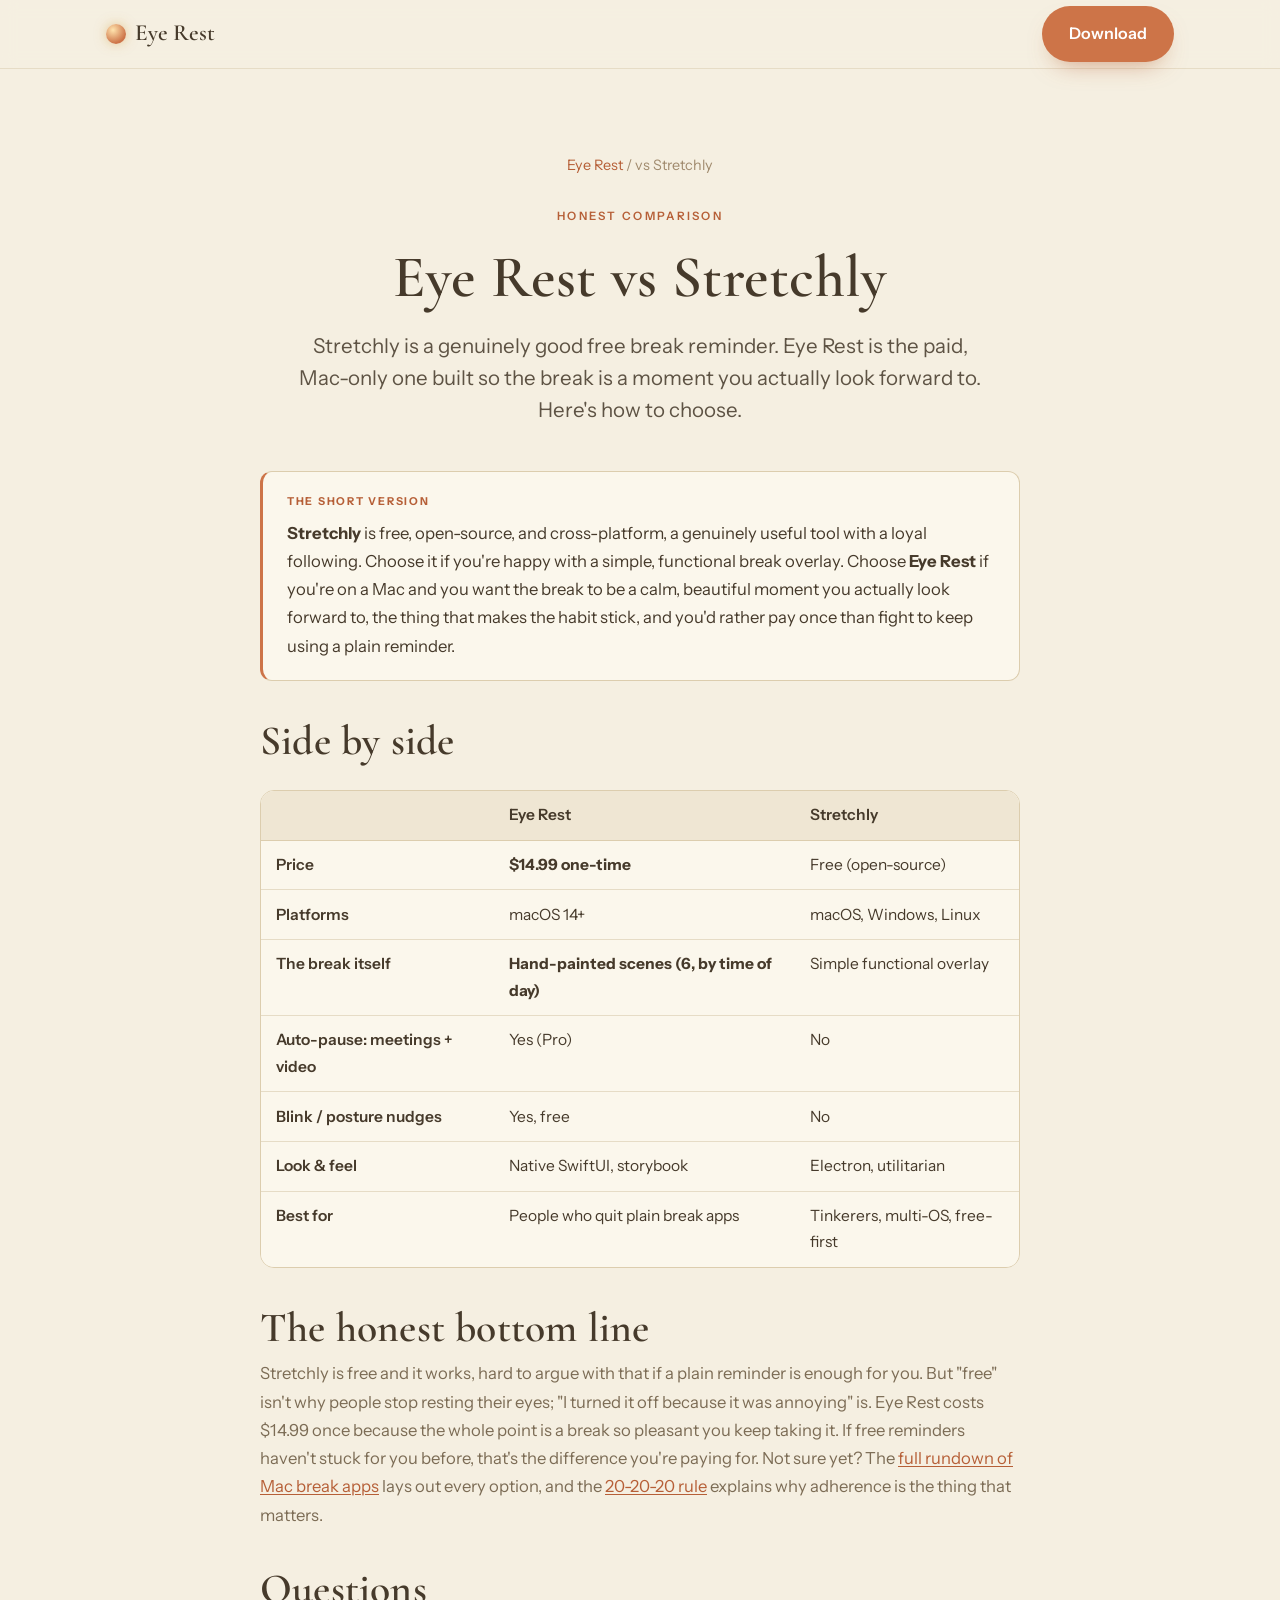
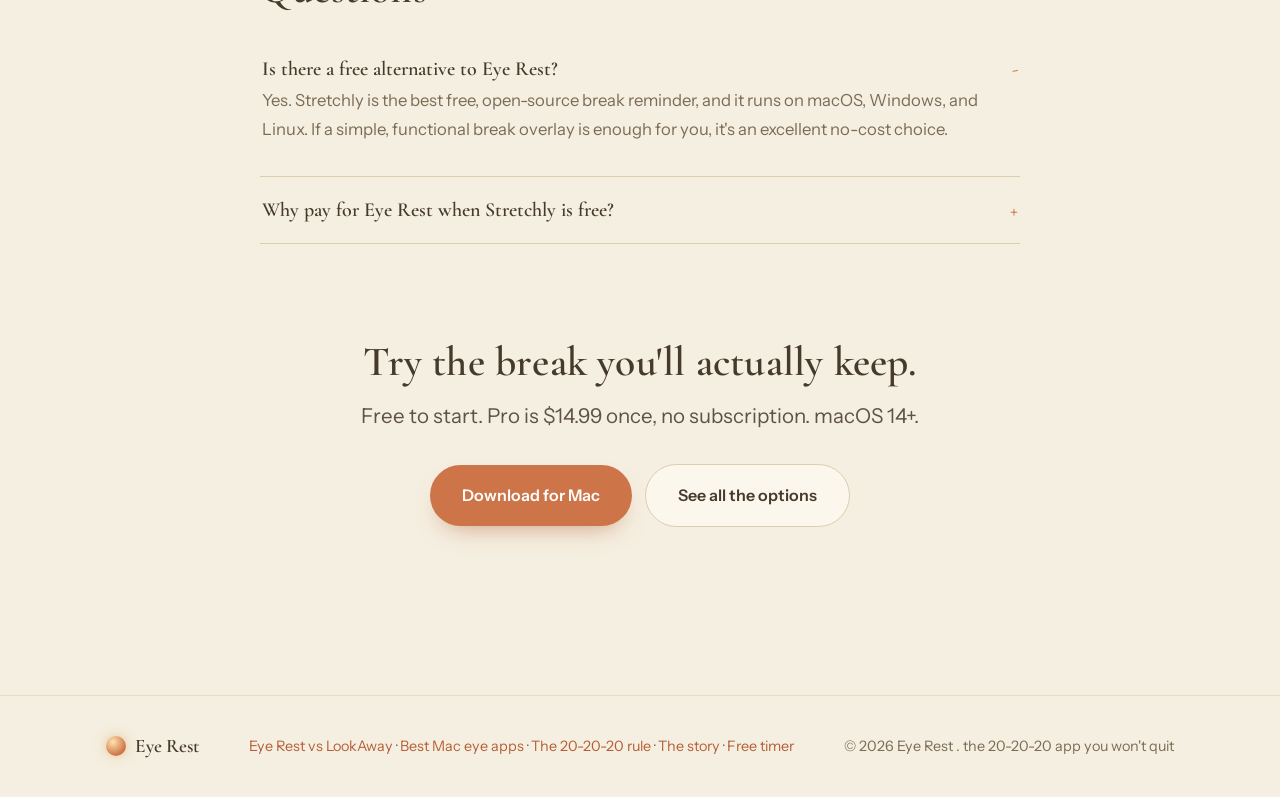
<file: eye-rest-vs-stretchly.html>
<!doctype html>
<html lang="en">
<head>
<meta charset="utf-8">
<meta name="viewport" content="width=device-width, initial-scale=1">
<title>Eye Rest vs Stretchly: free timer vs a break you'll keep (2026)</title>
<meta name="description" content="Stretchly is a free, open-source break reminder. Eye Rest is the paid, hand-painted Mac alternative built to make the 20-20-20 habit actually stick. Here is how they compare.">
<link rel="canonical" href="https://eyesrest.app/eye-rest-vs-stretchly.html">
<meta property="og:title" content="Eye Rest vs Stretchly: free timer vs a break you'll keep">
<meta property="og:description" content="Stretchly is free and open-source. Eye Rest makes each break a hand-painted scene you look forward to. Here is the honest comparison.">
<meta property="og:image" content="https://eyesrest.app/img/og/vs-stretchly.jpg">
<meta property="og:url" content="https://eyesrest.app/eye-rest-vs-stretchly.html">
<meta property="og:type" content="article">
<meta name="twitter:card" content="summary_large_image">
<meta name="twitter:image" content="https://eyesrest.app/img/og/vs-stretchly.jpg">
<meta name="theme-color" content="#f5efe1">
<link rel="icon" href="img/icon.jpg">
<link rel="preconnect" href="https://fonts.googleapis.com">
<link rel="preconnect" href="https://fonts.gstatic.com" crossorigin>
<link href="https://fonts.googleapis.com/css2?family=Cormorant+Garamond:ital,wght@0,500;0,600;1,500;1,600&family=Instrument+Sans:wght@400;500;600&display=swap" rel="stylesheet">
<link rel="stylesheet" href="css/site.css">
<script type="application/ld+json">
{
  "@context": "https://schema.org",
  "@type": "Article",
  "headline": "Eye Rest vs Stretchly: free timer vs a break you'll keep",
  "about": "Comparison of Eye Rest and Stretchly, two break-reminder apps",
  "url": "https://eyesrest.app/eye-rest-vs-stretchly.html",
  "image": "https://eyesrest.app/img/real-meadow.jpg",
  "publisher": { "@type": "Organization", "name": "Eye Rest" }
}
</script>
<script type="application/ld+json">
{
  "@context": "https://schema.org",
  "@type": "FAQPage",
  "mainEntity": [
    { "@type": "Question", "name": "Is there a free alternative to Eye Rest?", "acceptedAnswer": { "@type": "Answer", "text": "Yes. Stretchly is the best free, open-source break reminder, and it runs on macOS, Windows, and Linux. If a simple, functional break overlay is enough for you, it is an excellent no-cost choice." } },
    { "@type": "Question", "name": "Why pay for Eye Rest when Stretchly is free?", "acceptedAnswer": { "@type": "Answer", "text": "Because free is not why people stop resting their eyes; annoyance is. Eye Rest costs $14.99 once because it makes each break a hand-painted scene you look forward to, which is what makes the habit stick if plain reminders have not worked for you." } }
  ]
}
</script>
<script type="application/ld+json">
{
  "@context": "https://schema.org",
  "@type": "BreadcrumbList",
  "itemListElement": [
    { "@type": "ListItem", "position": 1, "name": "Eye Rest", "item": "https://eyesrest.app/" },
    { "@type": "ListItem", "position": 2, "name": "Eye Rest vs Stretchly", "item": "https://eyesrest.app/eye-rest-vs-stretchly.html" }
  ]
}
</script>
</head>
<body>
<nav><div class="wrap">
  <a class="brand" href="index.html"><span class="orb" aria-hidden="true"></span> Eye Rest</a>
  <a class="btn primary" href="https://github.com/hungranger/eyerest/releases/latest/download/EyeRest.dmg" target="_blank" rel="noopener">Download</a>
</div></nav>

<header class="pagehead"><div class="wrap">
  <p class="crumb"><a href="index.html">Eye Rest</a> / vs Stretchly</p>
  <span class="eyebrow">Honest comparison</span>
  <h1>Eye Rest vs Stretchly</h1>
  <p class="lead">Stretchly is a genuinely good free break reminder. Eye Rest is the paid, Mac-only one built so the break is a moment you actually look forward to. Here's how to choose.</p>
</div></header>

<main><div class="wrap">
<article class="prose">

  <div class="callout"><span class="k">The short version</span>
  <p><b>Stretchly</b> is free, open-source, and cross-platform, a genuinely useful tool with a loyal following. Choose it if you're happy with a simple, functional break overlay. Choose <b>Eye Rest</b> if you're on a Mac and you want the break to be a calm, beautiful moment you actually look forward to, the thing that makes the habit stick, and you'd rather pay once than fight to keep using a plain reminder.</p></div>

  <h2>Side by side</h2>
  <div class="tbl"><table class="cmp">
    <thead><tr><th></th><th>Eye Rest</th><th>Stretchly</th></tr></thead>
    <tbody>
      <tr><td>Price</td><td><b>$14.99 one-time</b></td><td>Free (open-source)</td></tr>
      <tr><td>Platforms</td><td>macOS 14+</td><td>macOS, Windows, Linux</td></tr>
      <tr><td>The break itself</td><td><b>Hand-painted scenes (6, by time of day)</b></td><td>Simple functional overlay</td></tr>
      <tr><td>Auto-pause: meetings + video</td><td>Yes (Pro)</td><td>No</td></tr>
      <tr><td>Blink / posture nudges</td><td>Yes, free</td><td>No</td></tr>
      <tr><td>Look &amp; feel</td><td>Native SwiftUI, storybook</td><td>Electron, utilitarian</td></tr>
      <tr><td>Best for</td><td>People who quit plain break apps</td><td>Tinkerers, multi-OS, free-first</td></tr>
    </tbody>
  </table></div>

  <h2>The honest bottom line</h2>
  <p>Stretchly is free and it works, hard to argue with that if a plain reminder is enough for you. But "free" isn't why people stop resting their eyes; "I turned it off because it was annoying" is. Eye Rest costs $14.99 once because the whole point is a break so pleasant you keep taking it. If free reminders haven't stuck for you before, that's the difference you're paying for. Not sure yet? The <a href="best-mac-eye-strain-apps.html">full rundown of Mac break apps</a> lays out every option, and the <a href="20-20-20-rule.html">20-20-20 rule</a> explains why adherence is the thing that matters.</p>

  <h2>Questions</h2>
  <div class="faq">
    <details open><summary>Is there a free alternative to Eye Rest?</summary><p>Yes. Stretchly is the best free, open-source break reminder, and it runs on macOS, Windows, and Linux. If a simple, functional break overlay is enough for you, it's an excellent no-cost choice.</p></details>
    <details><summary>Why pay for Eye Rest when Stretchly is free?</summary><p>Because free isn't why people stop resting their eyes; annoyance is. Eye Rest costs $14.99 once because it makes each break a hand-painted scene you look forward to, which is what makes the habit stick if plain reminders haven't worked for you.</p></details>
  </div>

</article>
</div></main>

<section class="center"><div class="wrap">
  <h2>Try the break you'll actually keep.</h2>
  <p class="lead" style="margin:1rem auto 2rem;max-width:40ch">Free to start. Pro is $14.99 once, no subscription. macOS 14+.</p>
  <div class="cta-row" style="justify-content:center">
    <a class="btn primary big" href="https://github.com/hungranger/eyerest/releases/latest/download/EyeRest.dmg" target="_blank" rel="noopener">Download for Mac</a>
    <a class="btn ghost big" href="best-mac-eye-strain-apps.html">See all the options</a>
  </div>
</div></section>

<footer><div class="wrap">
  <a class="brand" style="font-size:1.2rem" href="index.html"><span class="orb" aria-hidden="true"></span> Eye Rest</a>
  <span class="foot-links"><a href="vs-lookaway.html">Eye Rest vs LookAway</a> · <a href="best-mac-eye-strain-apps.html">Best Mac eye apps</a> · <a href="20-20-20-rule.html">The 20-20-20 rule</a> · <a href="story.html">The story</a> · <a href="timer.html">Free timer</a></span>
  <span>© 2026 Eye Rest . the 20-20-20 app you won't quit</span>
</div></footer>
</body>
</html>
</file>
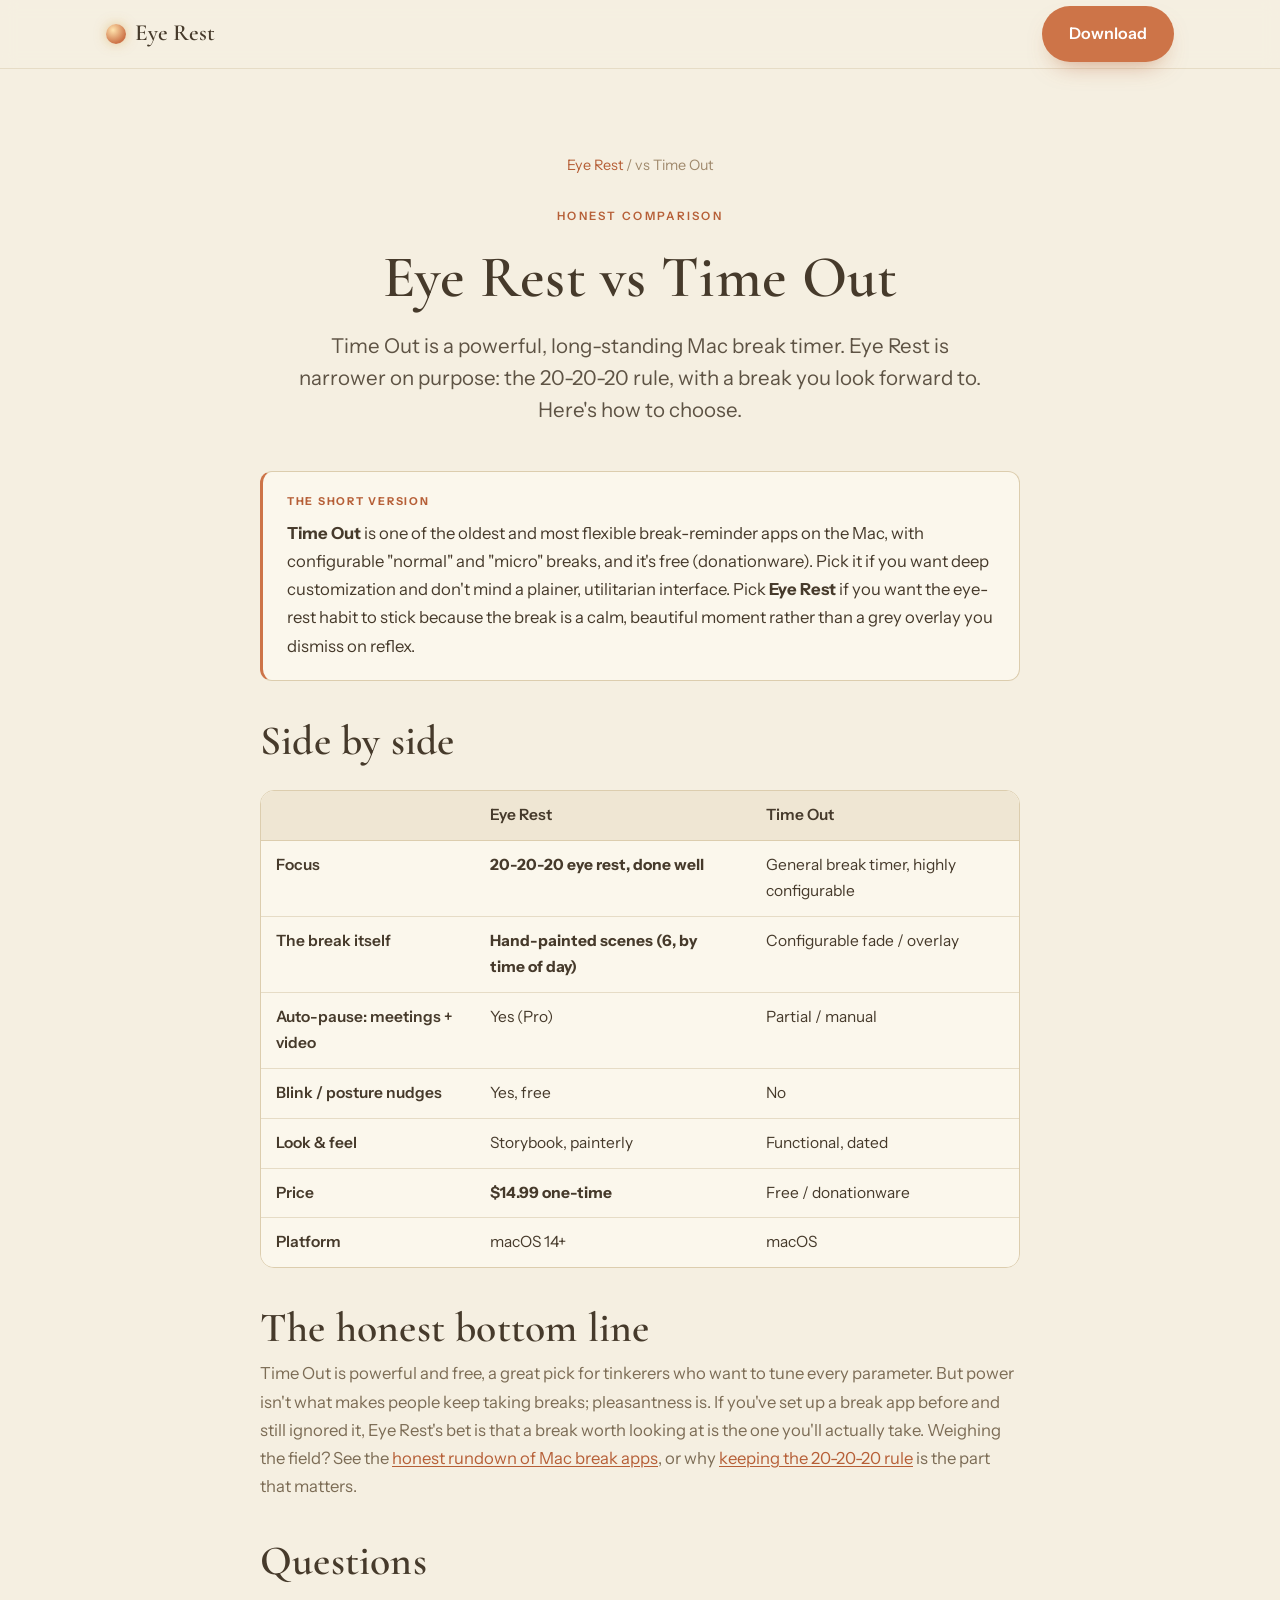
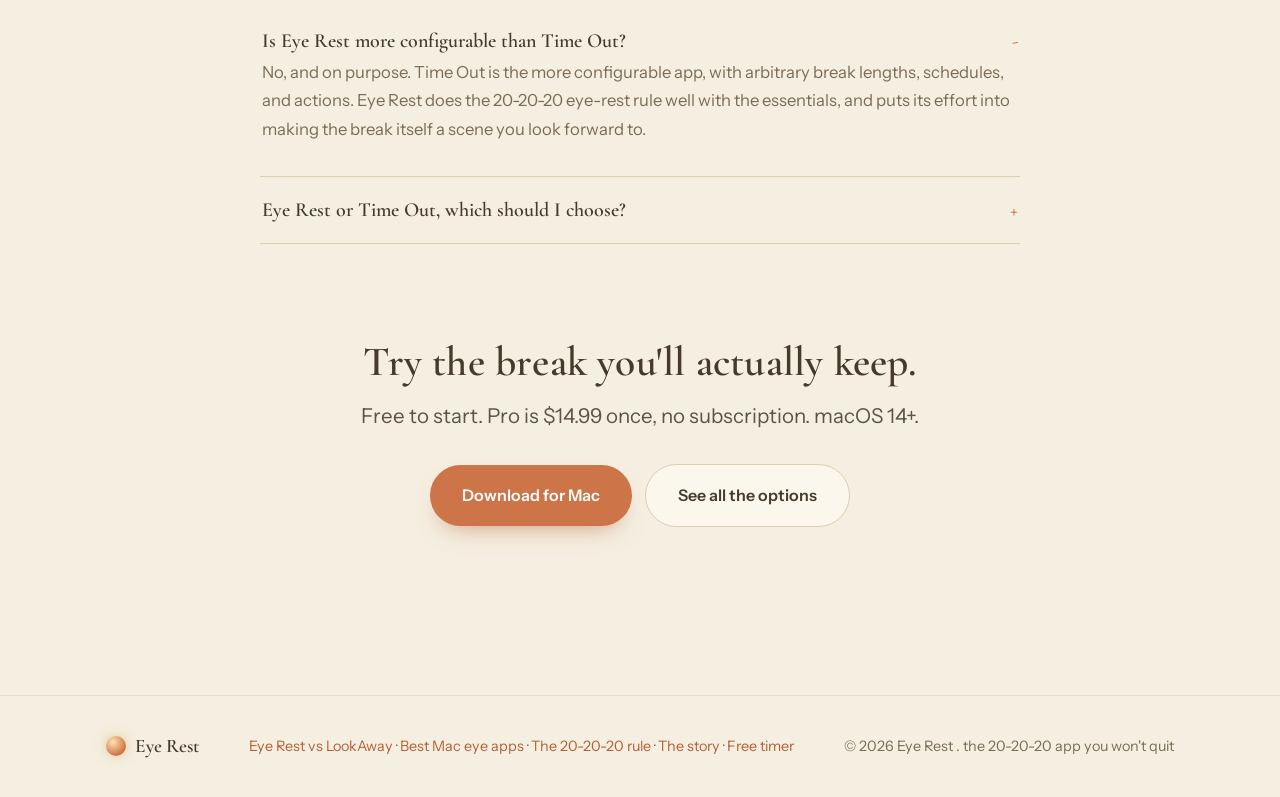
<file: eye-rest-vs-time-out.html>
<!doctype html>
<html lang="en">
<head>
<meta charset="utf-8">
<meta name="viewport" content="width=device-width, initial-scale=1">
<title>Eye Rest vs Time Out: a gentler Mac break reminder (2026)</title>
<meta name="description" content="Time Out is the long-standing, highly configurable Mac break timer. Eye Rest is the hand-painted, 20-20-20-focused alternative you'll actually look forward to. Here is how they compare.">
<link rel="canonical" href="https://eyesrest.app/eye-rest-vs-time-out.html">
<meta property="og:title" content="Eye Rest vs Time Out: a gentler Mac break reminder">
<meta property="og:description" content="Time Out is powerful and configurable. Eye Rest bets that a break worth looking at is the one you'll actually take. The honest comparison.">
<meta property="og:image" content="https://eyesrest.app/img/og/vs-time-out.jpg">
<meta property="og:url" content="https://eyesrest.app/eye-rest-vs-time-out.html">
<meta property="og:type" content="article">
<meta name="twitter:card" content="summary_large_image">
<meta name="twitter:image" content="https://eyesrest.app/img/og/vs-time-out.jpg">
<meta name="theme-color" content="#f5efe1">
<link rel="icon" href="img/icon.jpg">
<link rel="preconnect" href="https://fonts.googleapis.com">
<link rel="preconnect" href="https://fonts.gstatic.com" crossorigin>
<link href="https://fonts.googleapis.com/css2?family=Cormorant+Garamond:ital,wght@0,500;0,600;1,500;1,600&family=Instrument+Sans:wght@400;500;600&display=swap" rel="stylesheet">
<link rel="stylesheet" href="css/site.css">
<script type="application/ld+json">
{
  "@context": "https://schema.org",
  "@type": "Article",
  "headline": "Eye Rest vs Time Out: a gentler Mac break reminder",
  "about": "Comparison of Eye Rest and Time Out, two macOS break-reminder apps",
  "url": "https://eyesrest.app/eye-rest-vs-time-out.html",
  "image": "https://eyesrest.app/img/real-coast.jpg",
  "publisher": { "@type": "Organization", "name": "Eye Rest" }
}
</script>
<script type="application/ld+json">
{
  "@context": "https://schema.org",
  "@type": "FAQPage",
  "mainEntity": [
    { "@type": "Question", "name": "Is Eye Rest more configurable than Time Out?", "acceptedAnswer": { "@type": "Answer", "text": "No, and on purpose. Time Out is the more configurable app, with arbitrary break lengths, schedules, and actions. Eye Rest does the 20-20-20 eye-rest rule well with the essentials, and puts its effort into making the break itself a scene you look forward to." } },
    { "@type": "Question", "name": "Eye Rest or Time Out, which should I choose?", "acceptedAnswer": { "@type": "Answer", "text": "Pick Time Out if you want deep customization and don't mind a plainer interface. Pick Eye Rest if you want the eye-rest habit to stick because the break is a calm, beautiful moment rather than a grey overlay you dismiss on reflex." } }
  ]
}
</script>
<script type="application/ld+json">
{
  "@context": "https://schema.org",
  "@type": "BreadcrumbList",
  "itemListElement": [
    { "@type": "ListItem", "position": 1, "name": "Eye Rest", "item": "https://eyesrest.app/" },
    { "@type": "ListItem", "position": 2, "name": "Eye Rest vs Time Out", "item": "https://eyesrest.app/eye-rest-vs-time-out.html" }
  ]
}
</script>
</head>
<body>
<nav><div class="wrap">
  <a class="brand" href="index.html"><span class="orb" aria-hidden="true"></span> Eye Rest</a>
  <a class="btn primary" href="https://github.com/hungranger/eyerest/releases/latest/download/EyeRest.dmg" target="_blank" rel="noopener">Download</a>
</div></nav>

<header class="pagehead"><div class="wrap">
  <p class="crumb"><a href="index.html">Eye Rest</a> / vs Time Out</p>
  <span class="eyebrow">Honest comparison</span>
  <h1>Eye Rest vs Time Out</h1>
  <p class="lead">Time Out is a powerful, long-standing Mac break timer. Eye Rest is narrower on purpose: the 20-20-20 rule, with a break you look forward to. Here's how to choose.</p>
</div></header>

<main><div class="wrap">
<article class="prose">

  <div class="callout"><span class="k">The short version</span>
  <p><b>Time Out</b> is one of the oldest and most flexible break-reminder apps on the Mac, with configurable "normal" and "micro" breaks, and it's free (donationware). Pick it if you want deep customization and don't mind a plainer, utilitarian interface. Pick <b>Eye Rest</b> if you want the eye-rest habit to stick because the break is a calm, beautiful moment rather than a grey overlay you dismiss on reflex.</p></div>

  <h2>Side by side</h2>
  <div class="tbl"><table class="cmp">
    <thead><tr><th></th><th>Eye Rest</th><th>Time Out</th></tr></thead>
    <tbody>
      <tr><td>Focus</td><td><b>20-20-20 eye rest, done well</b></td><td>General break timer, highly configurable</td></tr>
      <tr><td>The break itself</td><td><b>Hand-painted scenes (6, by time of day)</b></td><td>Configurable fade / overlay</td></tr>
      <tr><td>Auto-pause: meetings + video</td><td>Yes (Pro)</td><td>Partial / manual</td></tr>
      <tr><td>Blink / posture nudges</td><td>Yes, free</td><td>No</td></tr>
      <tr><td>Look &amp; feel</td><td>Storybook, painterly</td><td>Functional, dated</td></tr>
      <tr><td>Price</td><td><b>$14.99 one-time</b></td><td>Free / donationware</td></tr>
      <tr><td>Platform</td><td>macOS 14+</td><td>macOS</td></tr>
    </tbody>
  </table></div>

  <h2>The honest bottom line</h2>
  <p>Time Out is powerful and free, a great pick for tinkerers who want to tune every parameter. But power isn't what makes people keep taking breaks; pleasantness is. If you've set up a break app before and still ignored it, Eye Rest's bet is that a break worth looking at is the one you'll actually take. Weighing the field? See the <a href="best-mac-eye-strain-apps.html">honest rundown of Mac break apps</a>, or why <a href="20-20-20-rule.html">keeping the 20-20-20 rule</a> is the part that matters.</p>

  <h2>Questions</h2>
  <div class="faq">
    <details open><summary>Is Eye Rest more configurable than Time Out?</summary><p>No, and on purpose. Time Out is the more configurable app, with arbitrary break lengths, schedules, and actions. Eye Rest does the 20-20-20 eye-rest rule well with the essentials, and puts its effort into making the break itself a scene you look forward to.</p></details>
    <details><summary>Eye Rest or Time Out, which should I choose?</summary><p>Pick Time Out if you want deep customization and don't mind a plainer interface. Pick Eye Rest if you want the eye-rest habit to stick because the break is a calm, beautiful moment rather than a grey overlay you dismiss on reflex.</p></details>
  </div>

</article>
</div></main>

<section class="center"><div class="wrap">
  <h2>Try the break you'll actually keep.</h2>
  <p class="lead" style="margin:1rem auto 2rem;max-width:40ch">Free to start. Pro is $14.99 once, no subscription. macOS 14+.</p>
  <div class="cta-row" style="justify-content:center">
    <a class="btn primary big" href="https://github.com/hungranger/eyerest/releases/latest/download/EyeRest.dmg" target="_blank" rel="noopener">Download for Mac</a>
    <a class="btn ghost big" href="best-mac-eye-strain-apps.html">See all the options</a>
  </div>
</div></section>

<footer><div class="wrap">
  <a class="brand" style="font-size:1.2rem" href="index.html"><span class="orb" aria-hidden="true"></span> Eye Rest</a>
  <span class="foot-links"><a href="vs-lookaway.html">Eye Rest vs LookAway</a> · <a href="best-mac-eye-strain-apps.html">Best Mac eye apps</a> · <a href="20-20-20-rule.html">The 20-20-20 rule</a> · <a href="story.html">The story</a> · <a href="timer.html">Free timer</a></span>
  <span>© 2026 Eye Rest . the 20-20-20 app you won't quit</span>
</div></footer>
</body>
</html>
</file>
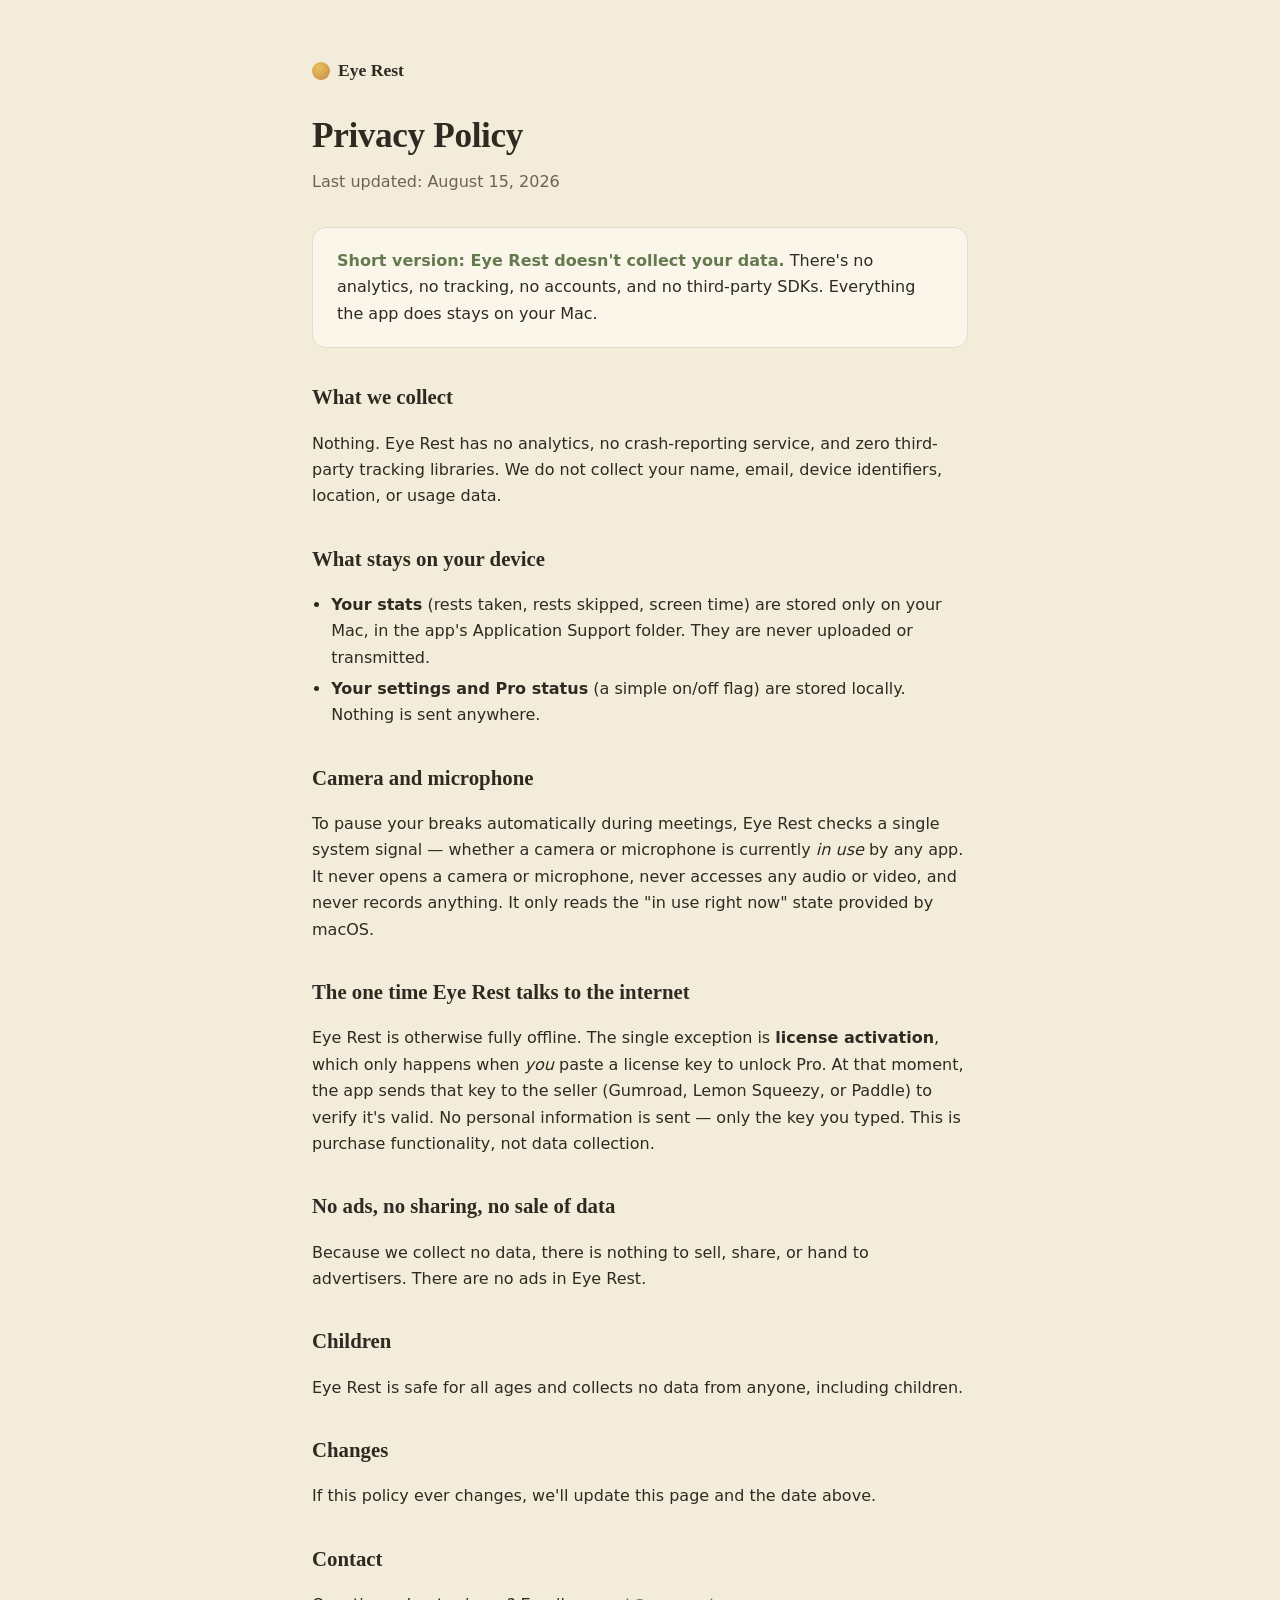
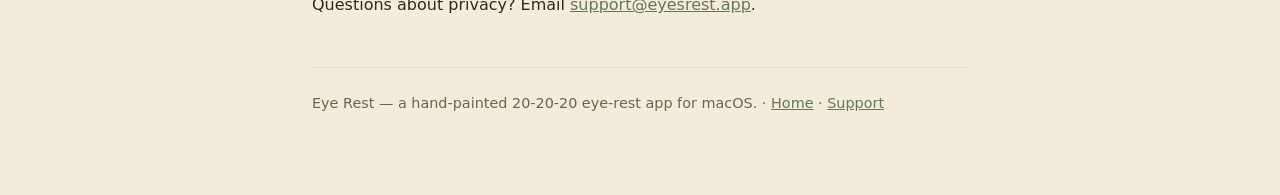
<file: privacy.html>
<!doctype html>
<html lang="en">
<head>
<meta charset="utf-8">
<meta name="viewport" content="width=device-width, initial-scale=1">
<title>Privacy Policy — Eye Rest</title>
<meta name="description" content="Eye Rest collects no personal data. Everything stays on your Mac. No analytics, no trackers, no third-party SDKs.">
<link rel="canonical" href="https://eyesrest.app/privacy.html">
<meta property="og:title" content="Privacy Policy — Eye Rest">
<meta property="og:description" content="Eye Rest collects no personal data. Everything stays on your Mac. No analytics, no trackers, no third-party SDKs.">
<meta property="og:image" content="https://eyesrest.app/img/icon.jpg">
<meta property="og:url" content="https://eyesrest.app/privacy.html">
<meta property="og:type" content="website">
<style>
:root{color-scheme:light dark;
  --bg:#f4ecda;--surface:#fbf6ea;--ink:#2e2a22;--soft:#6b6452;--sage:#647a4e;--amber:#c9884a;--line:#e3dcc8;
  --display:ui-serif,"Iowan Old Style",Palatino,Georgia,serif;--sans:-apple-system,ui-sans-serif,system-ui,sans-serif}
@media (prefers-color-scheme:dark){:root:not([data-theme=light]){--bg:#1d1a14;--surface:#26221a;--ink:#f2ebda;--soft:#b4ab97;--sage:#9fb086;--amber:#e0a760;--line:#38332a}}
*{box-sizing:border-box}
body{margin:0;background:var(--bg);color:var(--ink);font-family:var(--sans);line-height:1.65;-webkit-font-smoothing:antialiased}
.wrap{max-width:44rem;margin:0 auto;padding:56px 24px 80px}
a{color:var(--sage)}
.brand{font-family:var(--display);font-weight:600;font-size:1.1rem;display:flex;gap:.5rem;align-items:center;text-decoration:none;color:var(--ink)}
.dot{width:18px;height:18px;border-radius:50%;background:radial-gradient(circle at 35% 30%,#e8c05a,var(--amber))}
h1{font-family:var(--display);font-size:2.2rem;margin:1.4rem 0 .2rem;letter-spacing:-.01em}
.sub{color:var(--soft);margin:0 0 2rem}
h2{font-family:var(--display);font-size:1.3rem;margin:2rem 0 .4rem}
.callout{background:var(--surface);border:1px solid var(--line);border-radius:14px;padding:20px 24px;margin:1.5rem 0}
.callout strong{color:var(--sage)}
ul{padding-left:1.2rem}
li{margin:.3rem 0}
footer{margin-top:3rem;padding-top:1.5rem;border-top:1px solid var(--line);color:var(--soft);font-size:.9rem}
</style>
</head>
<body>
<div class="wrap">
  <a class="brand" href="./index.html"><span class="dot"></span> Eye Rest</a>
  <h1>Privacy Policy</h1>
  <p class="sub">Last updated: August 15, 2026</p>

  <div class="callout">
    <strong>Short version: Eye Rest doesn't collect your data.</strong> There's no analytics, no tracking, no accounts, and no third-party SDKs. Everything the app does stays on your Mac.
  </div>

  <h2>What we collect</h2>
  <p>Nothing. Eye Rest has no analytics, no crash-reporting service, and zero third-party tracking libraries. We do not collect your name, email, device identifiers, location, or usage data.</p>

  <h2>What stays on your device</h2>
  <ul>
    <li><strong>Your stats</strong> (rests taken, rests skipped, screen time) are stored only on your Mac, in the app's Application Support folder. They are never uploaded or transmitted.</li>
    <li><strong>Your settings and Pro status</strong> (a simple on/off flag) are stored locally. Nothing is sent anywhere.</li>
  </ul>

  <h2>Camera and microphone</h2>
  <p>To pause your breaks automatically during meetings, Eye Rest checks a single system signal — whether a camera or microphone is currently <em>in use</em> by any app. It never opens a camera or microphone, never accesses any audio or video, and never records anything. It only reads the "in use right now" state provided by macOS.</p>

  <h2>The one time Eye Rest talks to the internet</h2>
  <p>Eye Rest is otherwise fully offline. The single exception is <strong>license activation</strong>, which only happens when <em>you</em> paste a license key to unlock Pro. At that moment, the app sends that key to the seller (Gumroad, Lemon Squeezy, or Paddle) to verify it's valid. No personal information is sent — only the key you typed. This is purchase functionality, not data collection.</p>

  <h2>No ads, no sharing, no sale of data</h2>
  <p>Because we collect no data, there is nothing to sell, share, or hand to advertisers. There are no ads in Eye Rest.</p>

  <h2>Children</h2>
  <p>Eye Rest is safe for all ages and collects no data from anyone, including children.</p>

  <h2>Changes</h2>
  <p>If this policy ever changes, we'll update this page and the date above.</p>

  <h2>Contact</h2>
  <p>Questions about privacy? Email <a href="mailto:support@eyesrest.app">support@eyesrest.app</a>.</p>

  <footer>
    Eye Rest — a hand-painted 20-20-20 eye-rest app for macOS. · <a href="./index.html">Home</a> · <a href="./support.html">Support</a>
  </footer>
</div>
</body>
</html>
</file>
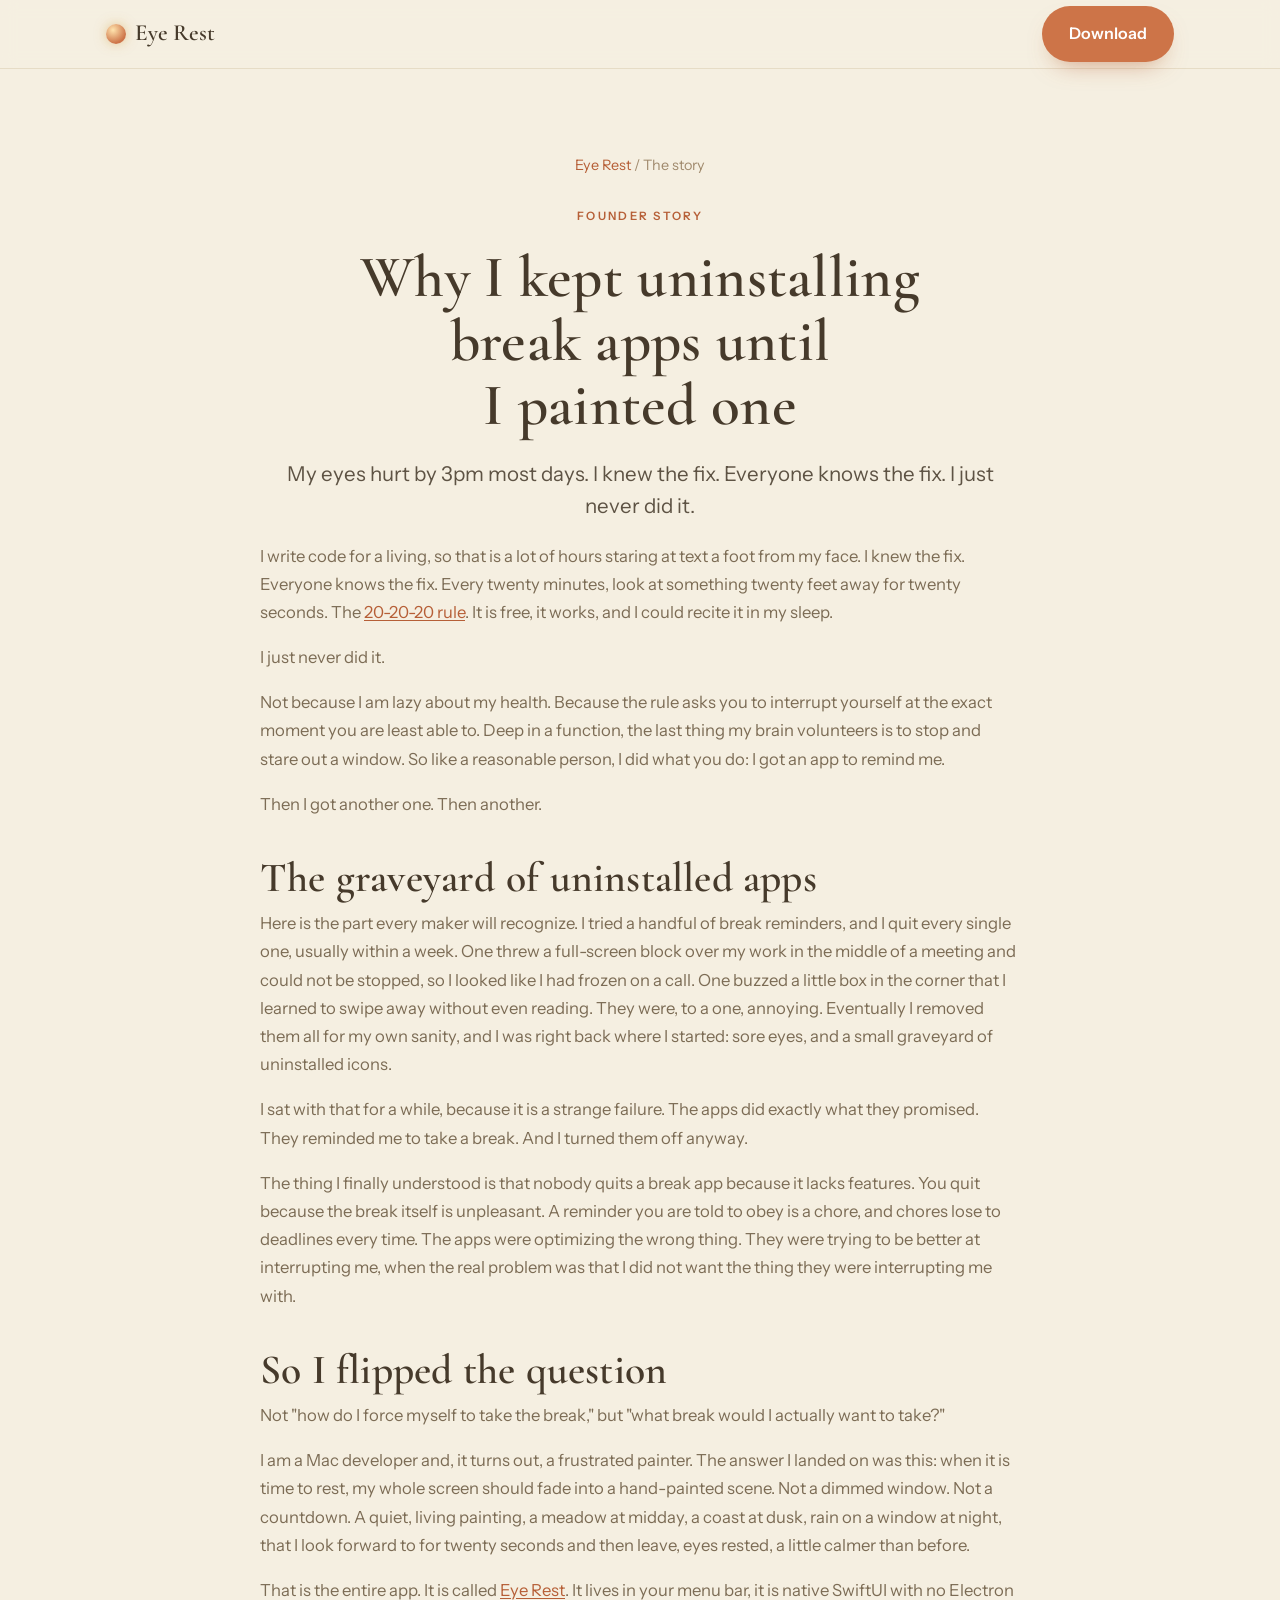
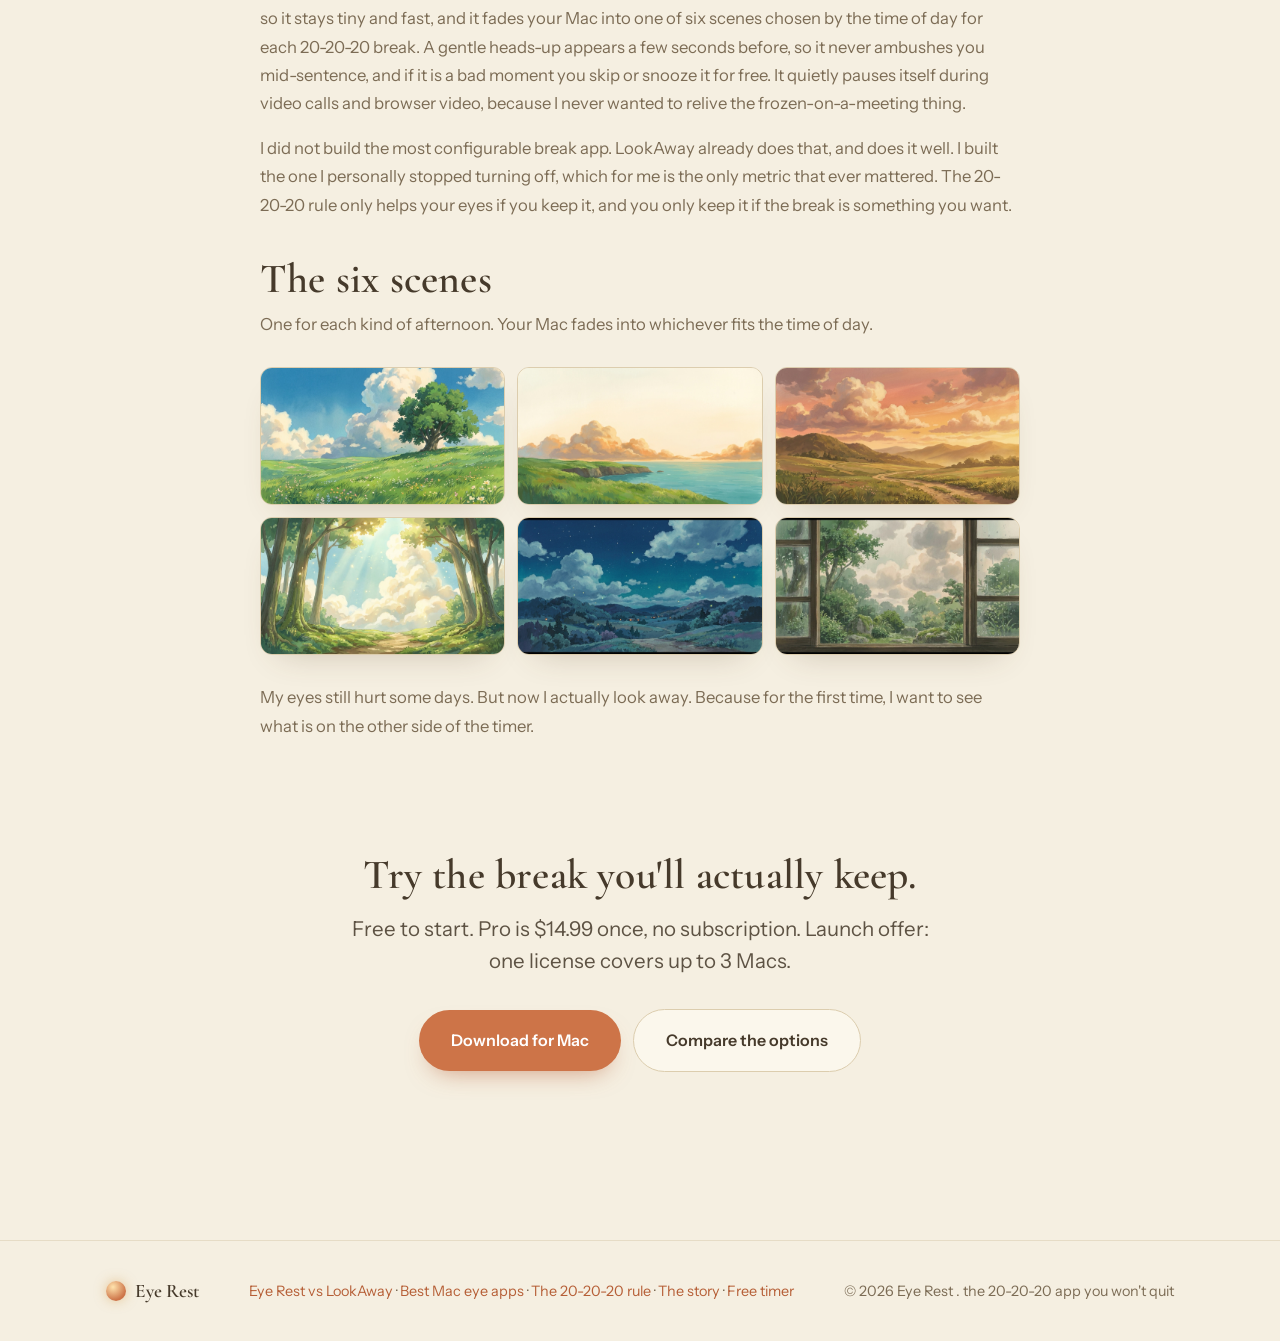
<file: story.html>
<!doctype html>
<html lang="en">
<head>
<meta charset="utf-8">
<meta name="viewport" content="width=device-width, initial-scale=1">
<title>Why I kept uninstalling break apps until I painted one</title>
<meta name="description" content="A solo Mac dev on why he quit every break-reminder app he tried, and what changed when he stopped building a better nag and painted a break he actually wanted to take.">
<link rel="canonical" href="https://eyesrest.app/story.html">
<meta property="og:title" content="Why I kept uninstalling break apps until I painted one">
<meta property="og:description" content="I knew the 20-20-20 rule and could never keep it. I quit every break app I tried. So I built the one I stopped turning off.">
<meta property="og:image" content="https://eyesrest.app/img/og/story.jpg">
<meta property="og:url" content="https://eyesrest.app/story.html">
<meta property="og:type" content="article">
<meta name="twitter:card" content="summary_large_image">
<meta name="twitter:image" content="https://eyesrest.app/img/og/story.jpg">
<meta name="theme-color" content="#f5efe1">
<link rel="icon" href="img/icon.jpg">
<link rel="preconnect" href="https://fonts.googleapis.com">
<link rel="preconnect" href="https://fonts.gstatic.com" crossorigin>
<link href="https://fonts.googleapis.com/css2?family=Cormorant+Garamond:ital,wght@0,500;0,600;1,500;1,600&family=Instrument+Sans:wght@400;500;600&display=swap" rel="stylesheet">
<link rel="stylesheet" href="css/site.css">
<script type="application/ld+json">
{
  "@context": "https://schema.org",
  "@type": "Article",
  "headline": "Why I kept uninstalling break apps until I painted one",
  "about": "The founding story of Eye Rest, a macOS 20-20-20 break app",
  "url": "https://eyesrest.app/story.html",
  "image": "https://eyesrest.app/img/real-dusk.jpg",
  "author": { "@type": "Person", "name": "Hưng Vũ" },
  "publisher": { "@type": "Organization", "name": "Eye Rest" }
}
</script>
<script type="application/ld+json">
{
  "@context": "https://schema.org",
  "@type": "BreadcrumbList",
  "itemListElement": [
    { "@type": "ListItem", "position": 1, "name": "Eye Rest", "item": "https://eyesrest.app/" },
    { "@type": "ListItem", "position": 2, "name": "The story", "item": "https://eyesrest.app/story.html" }
  ]
}
</script>
</head>
<body>
<nav><div class="wrap">
  <a class="brand" href="index.html"><span class="orb" aria-hidden="true"></span> Eye Rest</a>
  <a class="btn primary" href="https://github.com/hungranger/eyerest/releases/latest/download/EyeRest.dmg" target="_blank" rel="noopener">Download</a>
</div></nav>

<header class="pagehead"><div class="wrap">
  <p class="crumb"><a href="index.html">Eye Rest</a> / The story</p>
  <span class="eyebrow">Founder story</span>
  <h1>Why I kept uninstalling break apps until I painted one</h1>
  <p class="lead">My eyes hurt by 3pm most days. I knew the fix. Everyone knows the fix. I just never did it.</p>
</div></header>

<main><div class="wrap">
<article class="prose">

  <p>I write code for a living, so that is a lot of hours staring at text a foot from my face. I knew the fix. Everyone knows the fix. Every twenty minutes, look at something twenty feet away for twenty seconds. The <a href="20-20-20-rule.html">20-20-20 rule</a>. It is free, it works, and I could recite it in my sleep.</p>
  <p>I just never did it.</p>
  <p>Not because I am lazy about my health. Because the rule asks you to interrupt yourself at the exact moment you are least able to. Deep in a function, the last thing my brain volunteers is to stop and stare out a window. So like a reasonable person, I did what you do: I got an app to remind me.</p>
  <p>Then I got another one. Then another.</p>

  <h2>The graveyard of uninstalled apps</h2>
  <p>Here is the part every maker will recognize. I tried a handful of break reminders, and I quit every single one, usually within a week. One threw a full-screen block over my work in the middle of a meeting and could not be stopped, so I looked like I had frozen on a call. One buzzed a little box in the corner that I learned to swipe away without even reading. They were, to a one, annoying. Eventually I removed them all for my own sanity, and I was right back where I started: sore eyes, and a small graveyard of uninstalled icons.</p>
  <p>I sat with that for a while, because it is a strange failure. The apps did exactly what they promised. They reminded me to take a break. And I turned them off anyway.</p>
  <p>The thing I finally understood is that nobody quits a break app because it lacks features. You quit because the break itself is unpleasant. A reminder you are told to obey is a chore, and chores lose to deadlines every time. The apps were optimizing the wrong thing. They were trying to be better at interrupting me, when the real problem was that I did not want the thing they were interrupting me with.</p>

  <h2>So I flipped the question</h2>
  <p>Not "how do I force myself to take the break," but "what break would I actually want to take?"</p>
  <p>I am a Mac developer and, it turns out, a frustrated painter. The answer I landed on was this: when it is time to rest, my whole screen should fade into a hand-painted scene. Not a dimmed window. Not a countdown. A quiet, living painting, a meadow at midday, a coast at dusk, rain on a window at night, that I look forward to for twenty seconds and then leave, eyes rested, a little calmer than before.</p>
  <p>That is the entire app. It is called <a href="index.html">Eye Rest</a>. It lives in your menu bar, it is native SwiftUI with no Electron so it stays tiny and fast, and it fades your Mac into one of six scenes chosen by the time of day for each 20-20-20 break. A gentle heads-up appears a few seconds before, so it never ambushes you mid-sentence, and if it is a bad moment you skip or snooze it for free. It quietly pauses itself during video calls and browser video, because I never wanted to relive the frozen-on-a-meeting thing.</p>
  <p>I did not build the most configurable break app. LookAway already does that, and does it well. I built the one I personally stopped turning off, which for me is the only metric that ever mattered. The 20-20-20 rule only helps your eyes if you keep it, and you only keep it if the break is something you want.</p>

  <h2>The six scenes</h2>
  <p>One for each kind of afternoon. Your Mac fades into whichever fits the time of day.</p>
  <div class="gallery">
    <img src="img/real-meadow.jpg" width="1376" height="768" loading="lazy" alt="A sunlit hand-painted meadow, one of the Eye Rest break scenes">
    <img src="img/real-coast.jpg" width="1376" height="768" loading="lazy" alt="A calm hand-painted coastline, one of the Eye Rest break scenes">
    <img src="img/real-dusk.jpg" width="1376" height="768" loading="lazy" alt="A golden hand-painted dusk over hills, one of the Eye Rest break scenes">
    <img src="img/real-forest.jpg" width="1376" height="768" loading="lazy" alt="Sunbeams through a hand-painted forest, one of the Eye Rest break scenes">
    <img src="img/real-night.jpg" width="1376" height="768" loading="lazy" alt="A quiet hand-painted night with fireflies, one of the Eye Rest break scenes">
    <img src="img/real-rain.jpg" width="1376" height="768" loading="lazy" alt="Rain on a window over a hand-painted scene, one of the Eye Rest break scenes">
  </div>

  <p>My eyes still hurt some days. But now I actually look away. Because for the first time, I want to see what is on the other side of the timer.</p>

</article>
</div></main>

<section class="center"><div class="wrap">
  <h2>Try the break you'll actually keep.</h2>
  <p class="lead" style="margin:1rem auto 2rem;max-width:44ch">Free to start. Pro is $14.99 once, no subscription. Launch offer: one license covers up to 3 Macs.</p>
  <div class="cta-row" style="justify-content:center">
    <a class="btn primary big" href="https://github.com/hungranger/eyerest/releases/latest/download/EyeRest.dmg" target="_blank" rel="noopener">Download for Mac</a>
    <a class="btn ghost big" href="best-mac-eye-strain-apps.html">Compare the options</a>
  </div>
</div></section>

<footer><div class="wrap">
  <a class="brand" style="font-size:1.2rem" href="index.html"><span class="orb" aria-hidden="true"></span> Eye Rest</a>
  <span class="foot-links"><a href="vs-lookaway.html">Eye Rest vs LookAway</a> · <a href="best-mac-eye-strain-apps.html">Best Mac eye apps</a> · <a href="20-20-20-rule.html">The 20-20-20 rule</a> · <a href="story.html">The story</a> · <a href="timer.html">Free timer</a></span>
  <span>© 2026 Eye Rest . the 20-20-20 app you won't quit</span>
</div></footer>
</body>
</html>
</file>
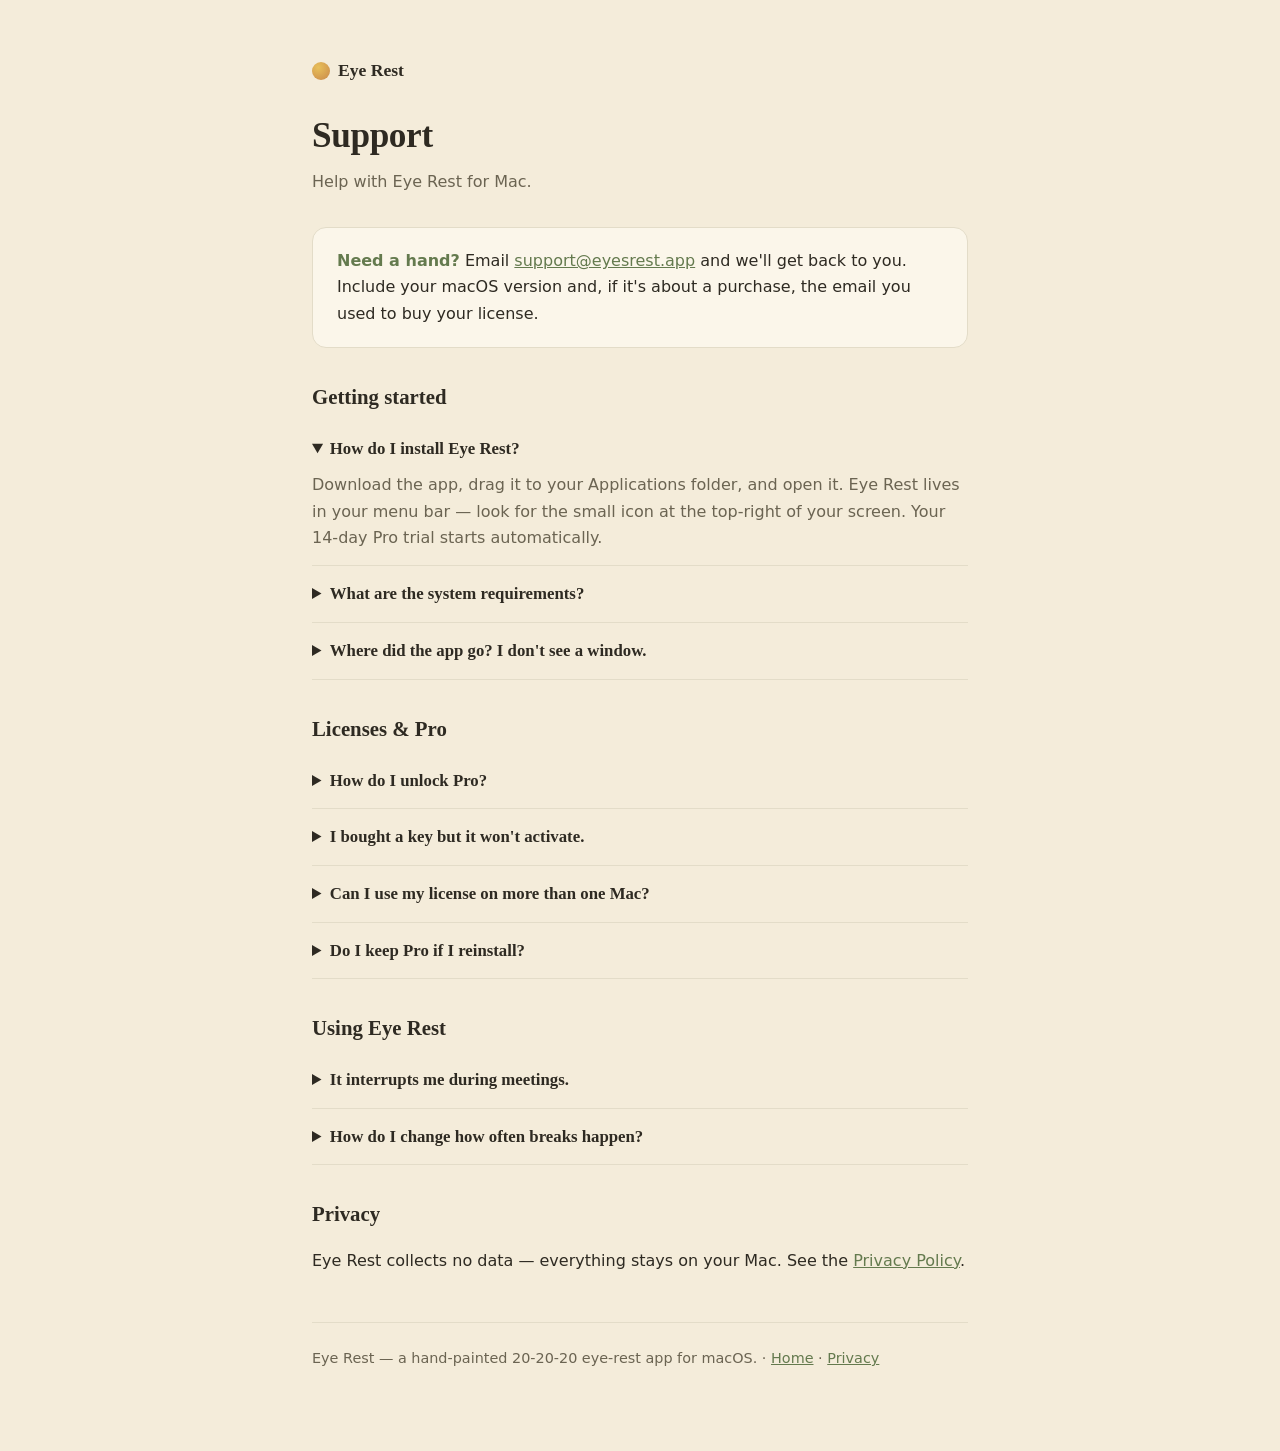
<file: support.html>
<!doctype html>
<html lang="en">
<head>
<meta charset="utf-8">
<meta name="viewport" content="width=device-width, initial-scale=1">
<title>Support — Eye Rest</title>
<meta name="description" content="Help with Eye Rest — the hand-painted 20-20-20 eye-rest app for Mac. Setup, licenses, and how to get in touch.">
<link rel="canonical" href="https://eyesrest.app/support.html">
<meta property="og:title" content="Support — Eye Rest">
<meta property="og:description" content="Help with Eye Rest, the hand-painted 20-20-20 eye-rest app for Mac. Setup, licenses, and how to get in touch.">
<meta property="og:image" content="https://eyesrest.app/img/icon.jpg">
<meta property="og:url" content="https://eyesrest.app/support.html">
<meta property="og:type" content="website">
<style>
:root{color-scheme:light dark;
  --bg:#f4ecda;--surface:#fbf6ea;--ink:#2e2a22;--soft:#6b6452;--sage:#647a4e;--amber:#c9884a;--line:#e3dcc8;
  --display:ui-serif,"Iowan Old Style",Palatino,Georgia,serif;--sans:-apple-system,ui-sans-serif,system-ui,sans-serif}
@media (prefers-color-scheme:dark){:root:not([data-theme=light]){--bg:#1d1a14;--surface:#26221a;--ink:#f2ebda;--soft:#b4ab97;--sage:#9fb086;--amber:#e0a760;--line:#38332a}}
*{box-sizing:border-box}
body{margin:0;background:var(--bg);color:var(--ink);font-family:var(--sans);line-height:1.65;-webkit-font-smoothing:antialiased}
.wrap{max-width:44rem;margin:0 auto;padding:56px 24px 80px}
a{color:var(--sage)}
.brand{font-family:var(--display);font-weight:600;font-size:1.1rem;display:flex;gap:.5rem;align-items:center;text-decoration:none;color:var(--ink)}
.dot{width:18px;height:18px;border-radius:50%;background:radial-gradient(circle at 35% 30%,#e8c05a,var(--amber))}
h1{font-family:var(--display);font-size:2.2rem;margin:1.4rem 0 .2rem;letter-spacing:-.01em}
.sub{color:var(--soft);margin:0 0 2rem}
h2{font-family:var(--display);font-size:1.3rem;margin:2rem 0 .4rem}
.callout{background:var(--surface);border:1px solid var(--line);border-radius:14px;padding:20px 24px;margin:1.5rem 0}
.callout strong{color:var(--sage)}
details{border-bottom:1px solid var(--line);padding:14px 0}
summary{cursor:pointer;font-family:var(--display);font-size:1.05rem;font-weight:600}
details p{color:var(--soft);margin:.6rem 0 0}
footer{margin-top:3rem;padding-top:1.5rem;border-top:1px solid var(--line);color:var(--soft);font-size:.9rem}
</style>
</head>
<body>
<div class="wrap">
  <a class="brand" href="./index.html"><span class="dot"></span> Eye Rest</a>
  <h1>Support</h1>
  <p class="sub">Help with Eye Rest for Mac.</p>

  <div class="callout">
    <strong>Need a hand?</strong> Email <a href="mailto:support@eyesrest.app">support@eyesrest.app</a> and we'll get back to you. Include your macOS version and, if it's about a purchase, the email you used to buy your license.
  </div>

  <h2>Getting started</h2>
  <details open><summary>How do I install Eye Rest?</summary><p>Download the app, drag it to your Applications folder, and open it. Eye Rest lives in your menu bar — look for the small icon at the top-right of your screen. Your 14-day Pro trial starts automatically.</p></details>
  <details><summary>What are the system requirements?</summary><p>macOS 14 (Sonoma) or later, on Apple Silicon or Intel.</p></details>
  <details><summary>Where did the app go? I don't see a window.</summary><p>Eye Rest is a menu-bar app — it has no dock icon or main window by design. Click its icon in the menu bar (top-right) to see the countdown, take a break, or open Settings.</p></details>

  <h2>Licenses &amp; Pro</h2>
  <details><summary>How do I unlock Pro?</summary><p>Buy a license key, then open Eye Rest → Settings → Unlock Pro and paste your key. Pro unlocks all six scenes, living animation, smart pause, office hours, nudges, and stats. It's a one-time $14.99 — no subscription.</p></details>
  <details><summary>I bought a key but it won't activate.</summary><p>Make sure you copied the whole key with no extra spaces, and that you're connected to the internet (activation checks the key once with the seller). Still stuck? Email us with your purchase email and we'll sort it out.</p></details>
  <details><summary>Can I use my license on more than one Mac?</summary><p>Yes — activate it on your Macs the same way (Settings → Unlock Pro).</p></details>
  <details><summary>Do I keep Pro if I reinstall?</summary><p>Yes. Just paste your key again after reinstalling.</p></details>

  <h2>Using Eye Rest</h2>
  <details><summary>It interrupts me during meetings.</summary><p>Turn on Smart Pause in Settings — it skips breaks while your camera or microphone is in use (a meeting) or a video is playing. You can also set Office Hours so it only runs during your workday.</p></details>
  <details><summary>How do I change how often breaks happen?</summary><p>Open Settings from the menu-bar icon to adjust the schedule and which scenes appear.</p></details>

  <h2>Privacy</h2>
  <p>Eye Rest collects no data — everything stays on your Mac. See the <a href="./privacy.html">Privacy Policy</a>.</p>

  <footer>
    Eye Rest — a hand-painted 20-20-20 eye-rest app for macOS. · <a href="./index.html">Home</a> · <a href="./privacy.html">Privacy</a>
  </footer>
</div>
</body>
</html>
</file>
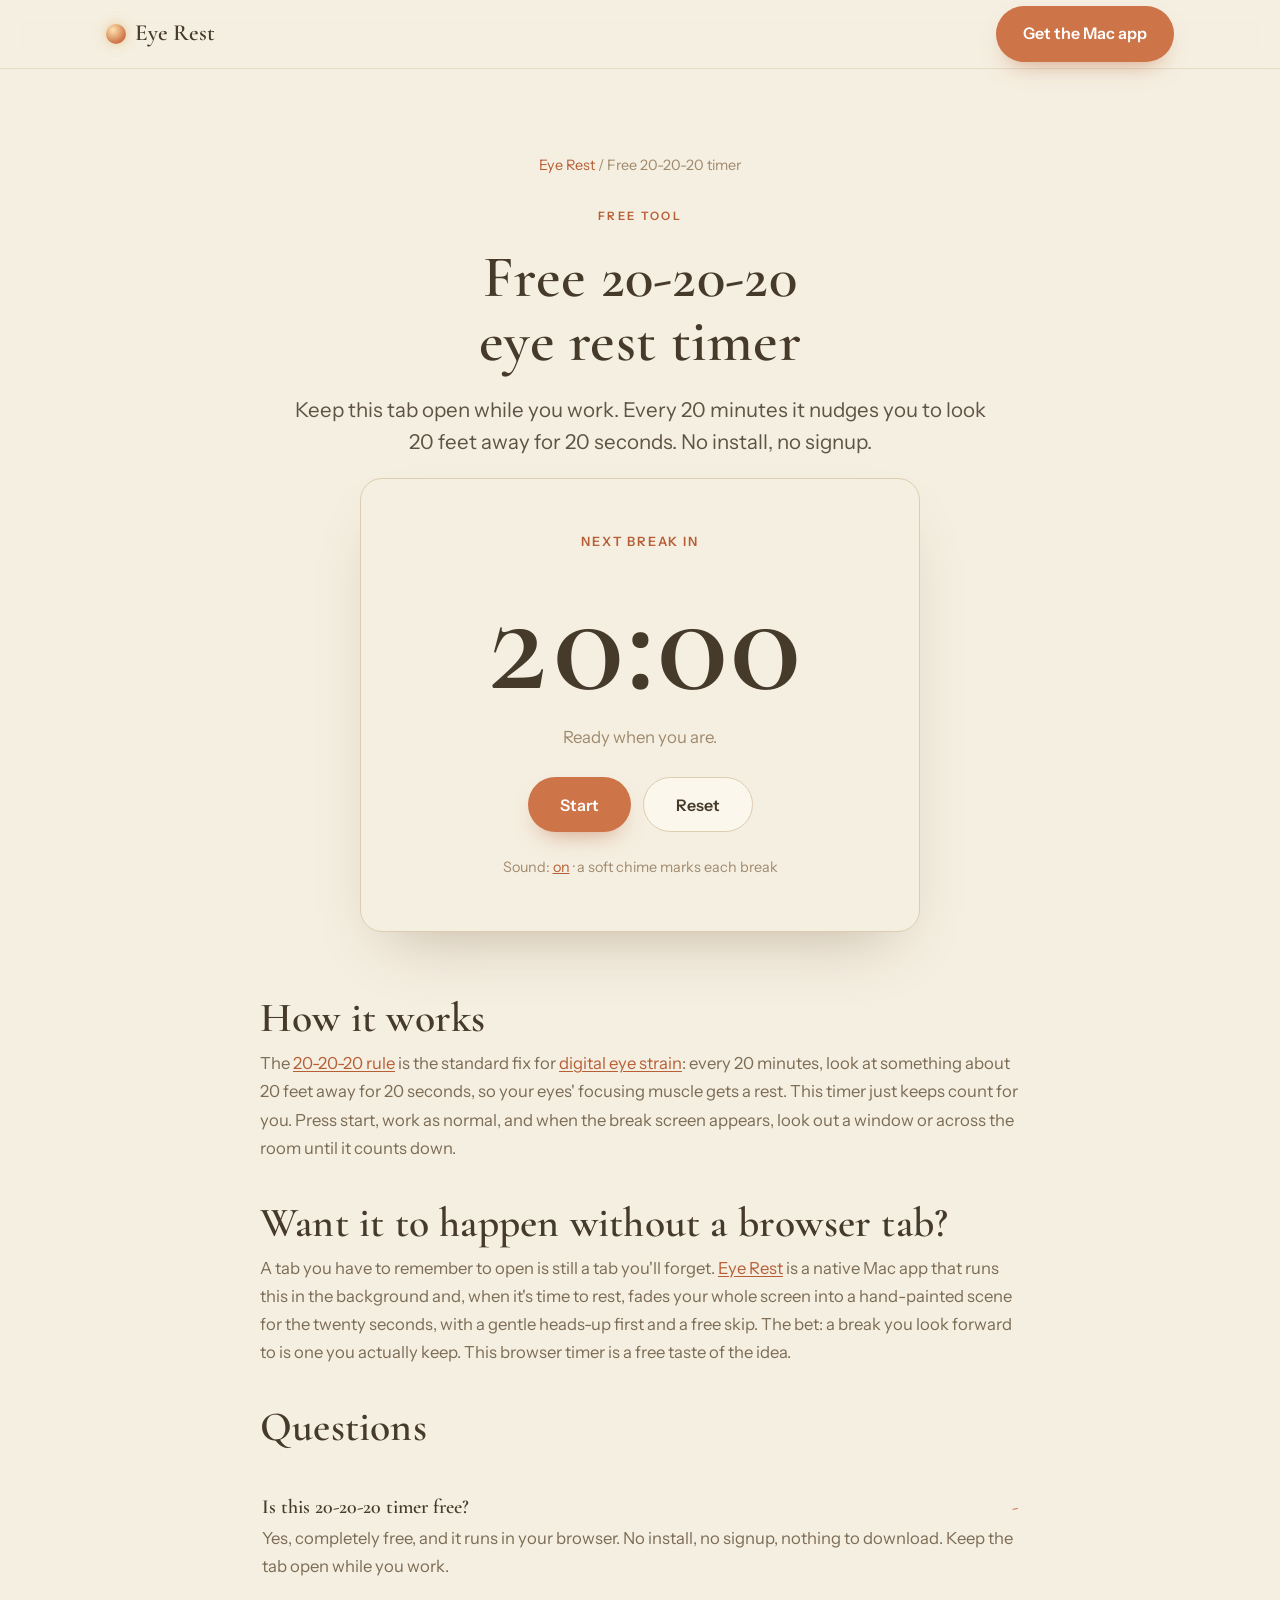
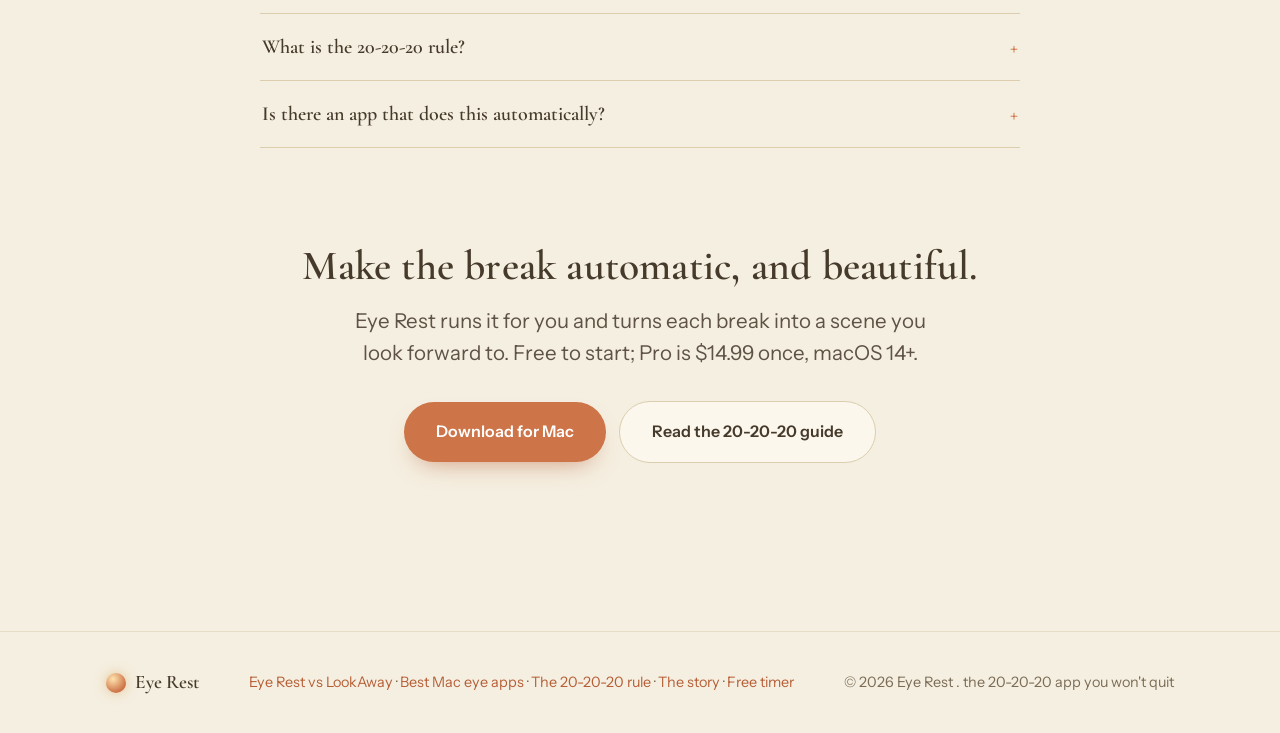
<file: timer.html>
<!doctype html>
<html lang="en">
<head>
<meta charset="utf-8">
<meta name="viewport" content="width=device-width, initial-scale=1">
<title>Free 20-20-20 eye rest timer (online, no install)</title>
<meta name="description" content="A free 20-20-20 timer that runs in your browser. Every 20 minutes it reminds you to look 20 feet away for 20 seconds. No install, no signup. Want it automatic and hand-painted? Get Eye Rest for Mac.">
<link rel="canonical" href="https://eyesrest.app/timer.html">
<meta property="og:title" content="Free 20-20-20 eye rest timer (online)">
<meta property="og:description" content="Runs in your browser: every 20 minutes, look 20 feet away for 20 seconds. No install. Want it automatic and hand-painted? Get Eye Rest for Mac.">
<meta property="og:image" content="https://eyesrest.app/img/og/home.jpg">
<meta property="og:url" content="https://eyesrest.app/timer.html">
<meta property="og:type" content="website">
<meta name="twitter:card" content="summary_large_image">
<meta name="twitter:image" content="https://eyesrest.app/img/og/home.jpg">
<meta name="theme-color" content="#f5efe1">
<link rel="icon" href="img/icon.jpg">
<link rel="preconnect" href="https://fonts.googleapis.com">
<link rel="preconnect" href="https://fonts.gstatic.com" crossorigin>
<link href="https://fonts.googleapis.com/css2?family=Cormorant+Garamond:ital,wght@0,500;0,600;1,500;1,600&family=Instrument+Sans:wght@400;500;600&display=swap" rel="stylesheet">
<link rel="stylesheet" href="css/site.css">
<script type="application/ld+json">
{
  "@context": "https://schema.org",
  "@type": "WebApplication",
  "name": "Free 20-20-20 Eye Rest Timer",
  "applicationCategory": "HealthApplication",
  "operatingSystem": "Any (web browser)",
  "url": "https://eyesrest.app/timer.html",
  "offers": { "@type": "Offer", "price": "0", "priceCurrency": "USD" },
  "publisher": { "@type": "Organization", "name": "Eye Rest" }
}
</script>
<script type="application/ld+json">
{
  "@context": "https://schema.org",
  "@type": "FAQPage",
  "mainEntity": [
    { "@type": "Question", "name": "Is this 20-20-20 timer free?", "acceptedAnswer": { "@type": "Answer", "text": "Yes, completely free and it runs in your browser. No install, no signup, nothing to download. Keep the tab open while you work." } },
    { "@type": "Question", "name": "What is the 20-20-20 rule?", "acceptedAnswer": { "@type": "Answer", "text": "Every 20 minutes, look at something about 20 feet away for 20 seconds. It relaxes your eyes' focusing muscle and is the standard advice for digital eye strain." } },
    { "@type": "Question", "name": "Is there an app that does this automatically?", "acceptedAnswer": { "@type": "Answer", "text": "Yes. Eye Rest is a native Mac app that runs the 20-20-20 timer for you and fades your screen into a hand-painted scene for each break, so you actually take it. This browser timer is a free taste of the idea." } }
  ]
}
</script>
<style>
.timer-card{background:var(--surface);border:1px solid var(--line-2);border-radius:22px;box-shadow:var(--shadow);padding:clamp(28px,5vw,52px);text-align:center;max-width:560px;margin:0 auto}
.timer-eyebrow{font-size:.8rem;letter-spacing:.14em;text-transform:uppercase;color:var(--terra-2);font-weight:600}
.timer-time{font-family:var(--display,"Cormorant Garamond",serif);font-weight:600;font-size:clamp(84px,20vw,148px);line-height:1;color:var(--ink);margin:.1em 0 .05em;font-variant-numeric:tabular-nums}
.timer-status{color:var(--faint,#7a7161);font-size:1.05rem;margin-bottom:1.6rem;min-height:1.5em}
.timer-controls{display:flex;gap:12px;justify-content:center;flex-wrap:wrap}
.timer-note{color:var(--faint,#7a7161);font-size:.9rem;margin-top:1.4rem}
.timer-sound{background:none;border:0;color:var(--terra-2);cursor:pointer;font:inherit;font-size:.9rem;text-decoration:underline;padding:0}
.breakscreen{position:fixed;inset:0;z-index:50;display:none;align-items:center;justify-content:center;text-align:center;background:#20304a;background-size:cover;background-position:center;color:#fff}
.breakscreen.on{display:flex}
.breakscreen .scrim{position:absolute;inset:0;background:linear-gradient(180deg,rgba(20,24,32,.15),rgba(20,24,32,.62))}
.breakscreen .inner{position:relative;padding:24px}
.breakscreen h2{font-family:var(--display,"Cormorant Garamond",serif);font-weight:600;font-size:clamp(34px,6vw,56px);margin:0 0 .2em;color:#fff}
.breakscreen .bigcount{font-family:var(--display,"Cormorant Garamond",serif);font-weight:600;font-size:clamp(90px,18vw,170px);line-height:1;font-variant-numeric:tabular-nums}
.breakscreen p{color:rgba(255,255,255,.86);font-size:1.1rem;margin:.4em 0 0}
.breakscreen .skip{margin-top:1.6rem;background:rgba(255,255,255,.14);border:1px solid rgba(255,255,255,.4);color:#fff;border-radius:999px;padding:10px 22px;cursor:pointer;font:inherit}
@media (prefers-reduced-motion:reduce){*{scroll-behavior:auto}}
</style>
</head>
<body>
<nav><div class="wrap">
  <a class="brand" href="index.html"><span class="orb" aria-hidden="true"></span> Eye Rest</a>
  <a class="btn primary" href="https://github.com/hungranger/eyerest/releases/latest/download/EyeRest.dmg" target="_blank" rel="noopener">Get the Mac app</a>
</div></nav>

<header class="pagehead"><div class="wrap">
  <p class="crumb"><a href="index.html">Eye Rest</a> / Free 20-20-20 timer</p>
  <span class="eyebrow">Free tool</span>
  <h1>Free 20-20-20 eye rest timer</h1>
  <p class="lead">Keep this tab open while you work. Every 20 minutes it nudges you to look 20 feet away for 20 seconds. No install, no signup.</p>
</div></header>

<main><div class="wrap">

  <div class="timer-card">
    <div class="timer-eyebrow" id="eyebrow">Next break in</div>
    <div class="timer-time" id="time" aria-live="off">20:00</div>
    <div class="timer-status" id="status">Ready when you are.</div>
    <div class="timer-controls">
      <button class="btn primary big" id="startBtn" type="button">Start</button>
      <button class="btn ghost big" id="resetBtn" type="button">Reset</button>
    </div>
    <div class="timer-note">Sound: <button class="timer-sound" id="soundBtn" type="button" aria-pressed="true">on</button> · a soft chime marks each break</div>
  </div>

  <article class="prose" style="margin-top:clamp(40px,6vw,64px)">
    <h2>How it works</h2>
    <p>The <a href="20-20-20-rule.html">20-20-20 rule</a> is the standard fix for <a href="digital-eye-strain-mac.html">digital eye strain</a>: every 20 minutes, look at something about 20 feet away for 20 seconds, so your eyes' focusing muscle gets a rest. This timer just keeps count for you. Press start, work as normal, and when the break screen appears, look out a window or across the room until it counts down.</p>

    <h2>Want it to happen without a browser tab?</h2>
    <p>A tab you have to remember to open is still a tab you'll forget. <a href="index.html">Eye Rest</a> is a native Mac app that runs this in the background and, when it's time to rest, fades your whole screen into a hand-painted scene for the twenty seconds, with a gentle heads-up first and a free skip. The bet: a break you look forward to is one you actually keep. This browser timer is a free taste of the idea.</p>

    <h2>Questions</h2>
    <div class="faq">
      <details open><summary>Is this 20-20-20 timer free?</summary><p>Yes, completely free, and it runs in your browser. No install, no signup, nothing to download. Keep the tab open while you work.</p></details>
      <details><summary>What is the 20-20-20 rule?</summary><p>Every 20 minutes, look at something about 20 feet away for 20 seconds. It relaxes your eyes' focusing muscle and is the standard advice for digital eye strain.</p></details>
      <details><summary>Is there an app that does this automatically?</summary><p>Yes. <a href="index.html">Eye Rest</a> is a native Mac app that runs the 20-20-20 timer for you and fades your screen into a hand-painted scene for each break, so you actually take it. This browser timer is a free taste of the idea.</p></details>
    </div>
  </article>

</div></main>

<section class="center"><div class="wrap">
  <h2>Make the break automatic, and beautiful.</h2>
  <p class="lead" style="margin:1rem auto 2rem;max-width:42ch">Eye Rest runs it for you and turns each break into a scene you look forward to. Free to start; Pro is $14.99 once, macOS 14+.</p>
  <div class="cta-row" style="justify-content:center">
    <a class="btn primary big" href="https://github.com/hungranger/eyerest/releases/latest/download/EyeRest.dmg" target="_blank" rel="noopener">Download for Mac</a>
    <a class="btn ghost big" href="20-20-20-rule.html">Read the 20-20-20 guide</a>
  </div>
</div></section>

<footer><div class="wrap">
  <a class="brand" style="font-size:1.2rem" href="index.html"><span class="orb" aria-hidden="true"></span> Eye Rest</a>
  <span class="foot-links"><a href="vs-lookaway.html">Eye Rest vs LookAway</a> · <a href="best-mac-eye-strain-apps.html">Best Mac eye apps</a> · <a href="20-20-20-rule.html">The 20-20-20 rule</a> · <a href="story.html">The story</a> · <a href="timer.html">Free timer</a></span>
  <span>© 2026 Eye Rest . the 20-20-20 app you won't quit</span>
</div></footer>

<div class="breakscreen" id="breakScreen" role="dialog" aria-label="Eye rest break">
  <div class="scrim"></div>
  <div class="inner">
    <h2>Look 20 feet away</h2>
    <div class="bigcount" id="breakCount">20</div>
    <p>Rest your eyes on something far. Blink a few times.</p>
    <button class="skip" id="skipBtn" type="button">Skip</button>
  </div>
</div>

<script>
(function(){
  var WORK=20*60, BREAK=20;
  var SCENES=['real-meadow.jpg','real-coast.jpg','real-dusk.jpg','real-forest.jpg','real-night.jpg','real-rain.jpg'];
  var mode='idle', left=WORK, tid=null, sound=true;
  var $=function(id){return document.getElementById(id)};
  var timeEl=$('time'), statusEl=$('status'), eyebrow=$('eyebrow'), startBtn=$('startBtn'),
      bs=$('breakScreen'), bc=$('breakCount'), soundBtn=$('soundBtn');
  function mmss(s){var m=Math.floor(s/60),x=s%60;return m+':'+(x<10?'0':'')+x}
  function render(){
    if(mode==='break'){bc.textContent=left;}
    else{timeEl.textContent=mmss(left);}
  }
  function beep(){
    if(!sound)return;
    try{
      var Ctx=window.AudioContext||window.webkitAudioContext; if(!Ctx)return;
      var ac=new Ctx(), o=ac.createOscillator(), g=ac.createGain();
      o.connect(g); g.connect(ac.destination);
      o.type='sine'; o.frequency.value=528;
      g.gain.setValueAtTime(0.0001,ac.currentTime);
      g.gain.exponentialRampToValueAtTime(0.2,ac.currentTime+0.05);
      g.gain.exponentialRampToValueAtTime(0.0001,ac.currentTime+0.9);
      o.start(); o.stop(ac.currentTime+0.95);
    }catch(e){}
  }
  function toWork(){
    mode='work'; left=WORK; bs.className='breakscreen';
    eyebrow.textContent='Next break in'; statusEl.textContent='Working. Look away when the break appears.';
    document.title='20:00 · 20-20-20 timer'; render();
  }
  function toBreak(){
    mode='break'; left=BREAK;
    var sc=SCENES[Math.floor(Math.random()*SCENES.length)];
    bs.style.backgroundImage="url('img/"+sc+"')";
    bs.className='breakscreen on'; bc.textContent=BREAK; beep();
    document.title='Look away · 20-20-20 timer'; render();
  }
  function tick(){
    left--;
    if(left<=0){
      if(mode==='work'){toBreak();return;}
      else{beep(); toWork(); statusEl.textContent='Nice. Back to it.'; return;}
    }
    if(mode==='break')document.title='Look away '+left+'s';
    else document.title=mmss(left)+' · 20-20-20 timer';
    render();
  }
  function play(){ if(tid)return; tid=setInterval(tick,1000); startBtn.textContent='Pause'; }
  function pause(){ clearInterval(tid); tid=null; startBtn.textContent='Start'; }
  startBtn.addEventListener('click',function(){
    if(mode==='idle')toWork();
    if(tid)pause(); else play();
  });
  $('resetBtn').addEventListener('click',function(){ pause(); toWork(); mode='work'; statusEl.textContent='Reset. Press start.'; });
  $('skipBtn').addEventListener('click',function(){ beep(); toWork(); if(!tid)play(); statusEl.textContent='Break skipped.'; });
  soundBtn.addEventListener('click',function(){ sound=!sound; soundBtn.textContent=sound?'on':'off'; soundBtn.setAttribute('aria-pressed',sound?'true':'false'); });
  toWork(); mode='idle'; statusEl.textContent='Ready when you are.'; document.title='Free 20-20-20 eye rest timer (online, no install)';
})();
</script>
</body>
</html>
</file>
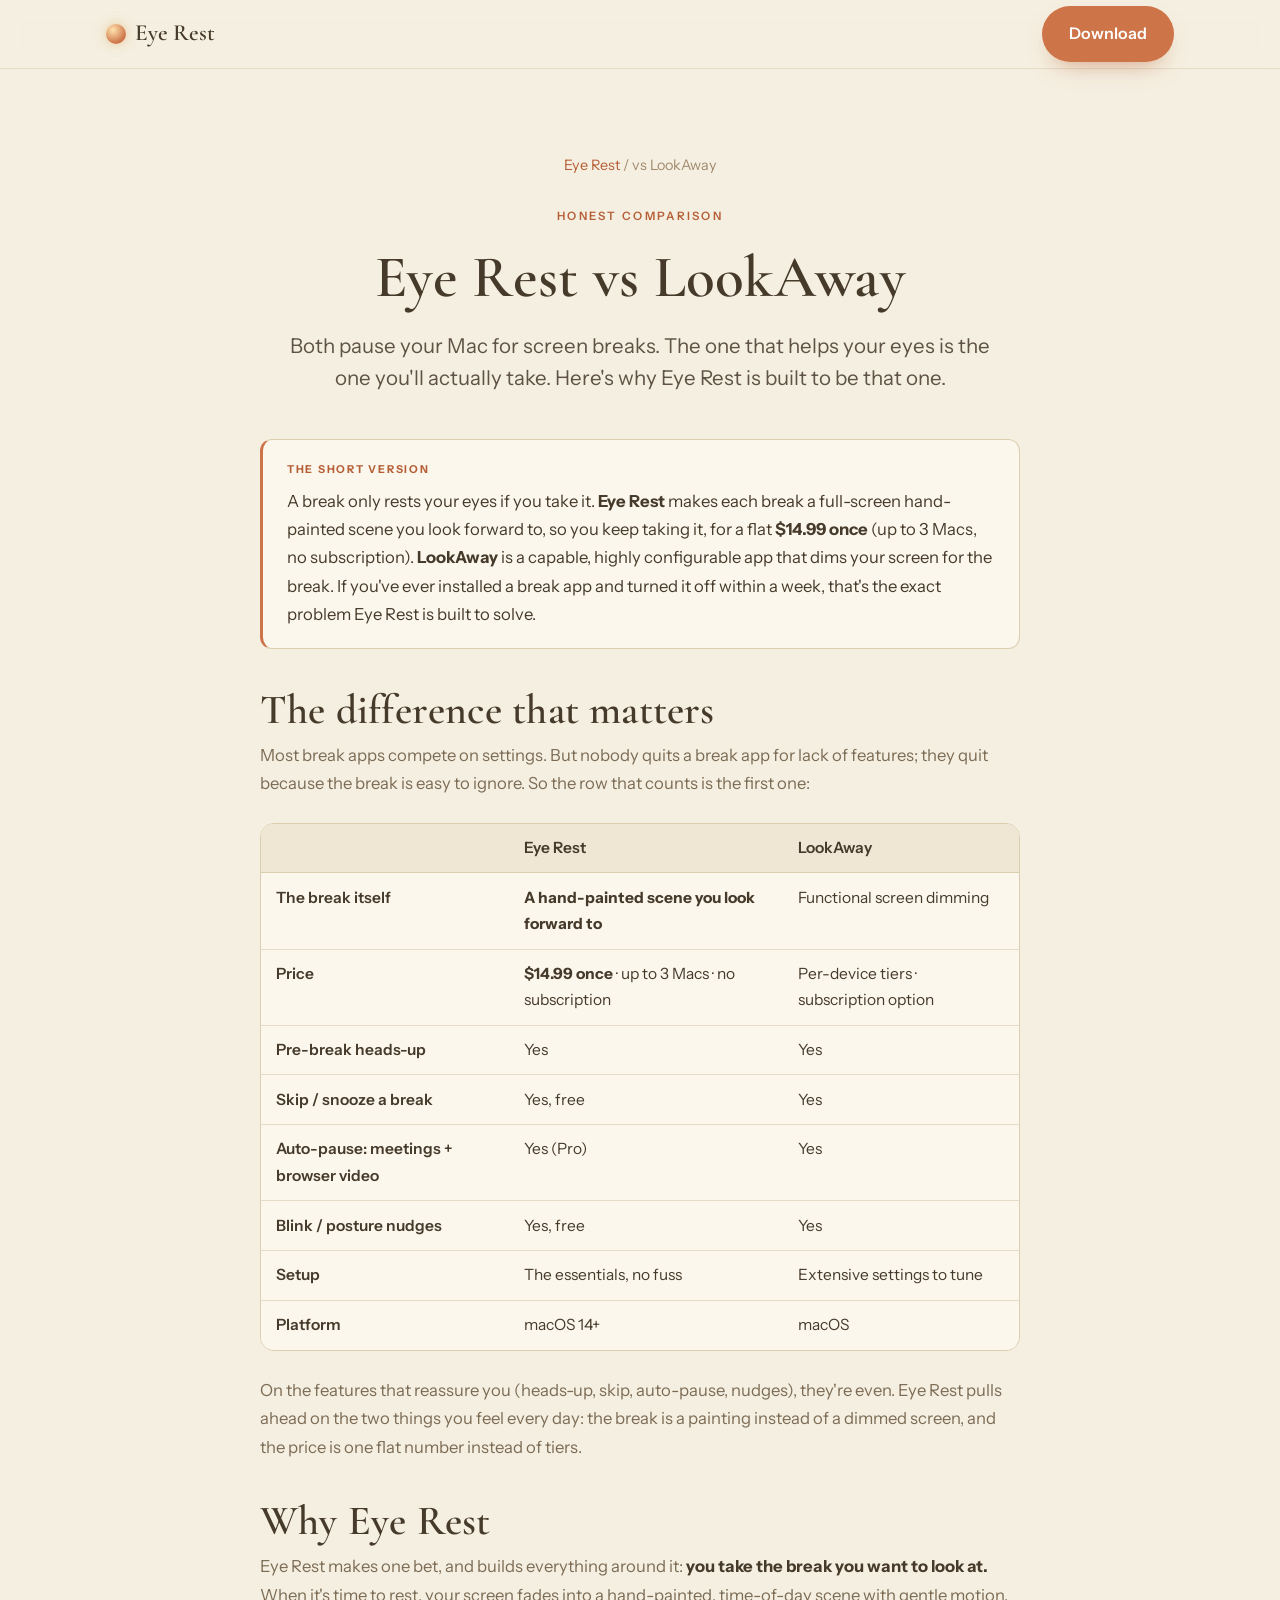
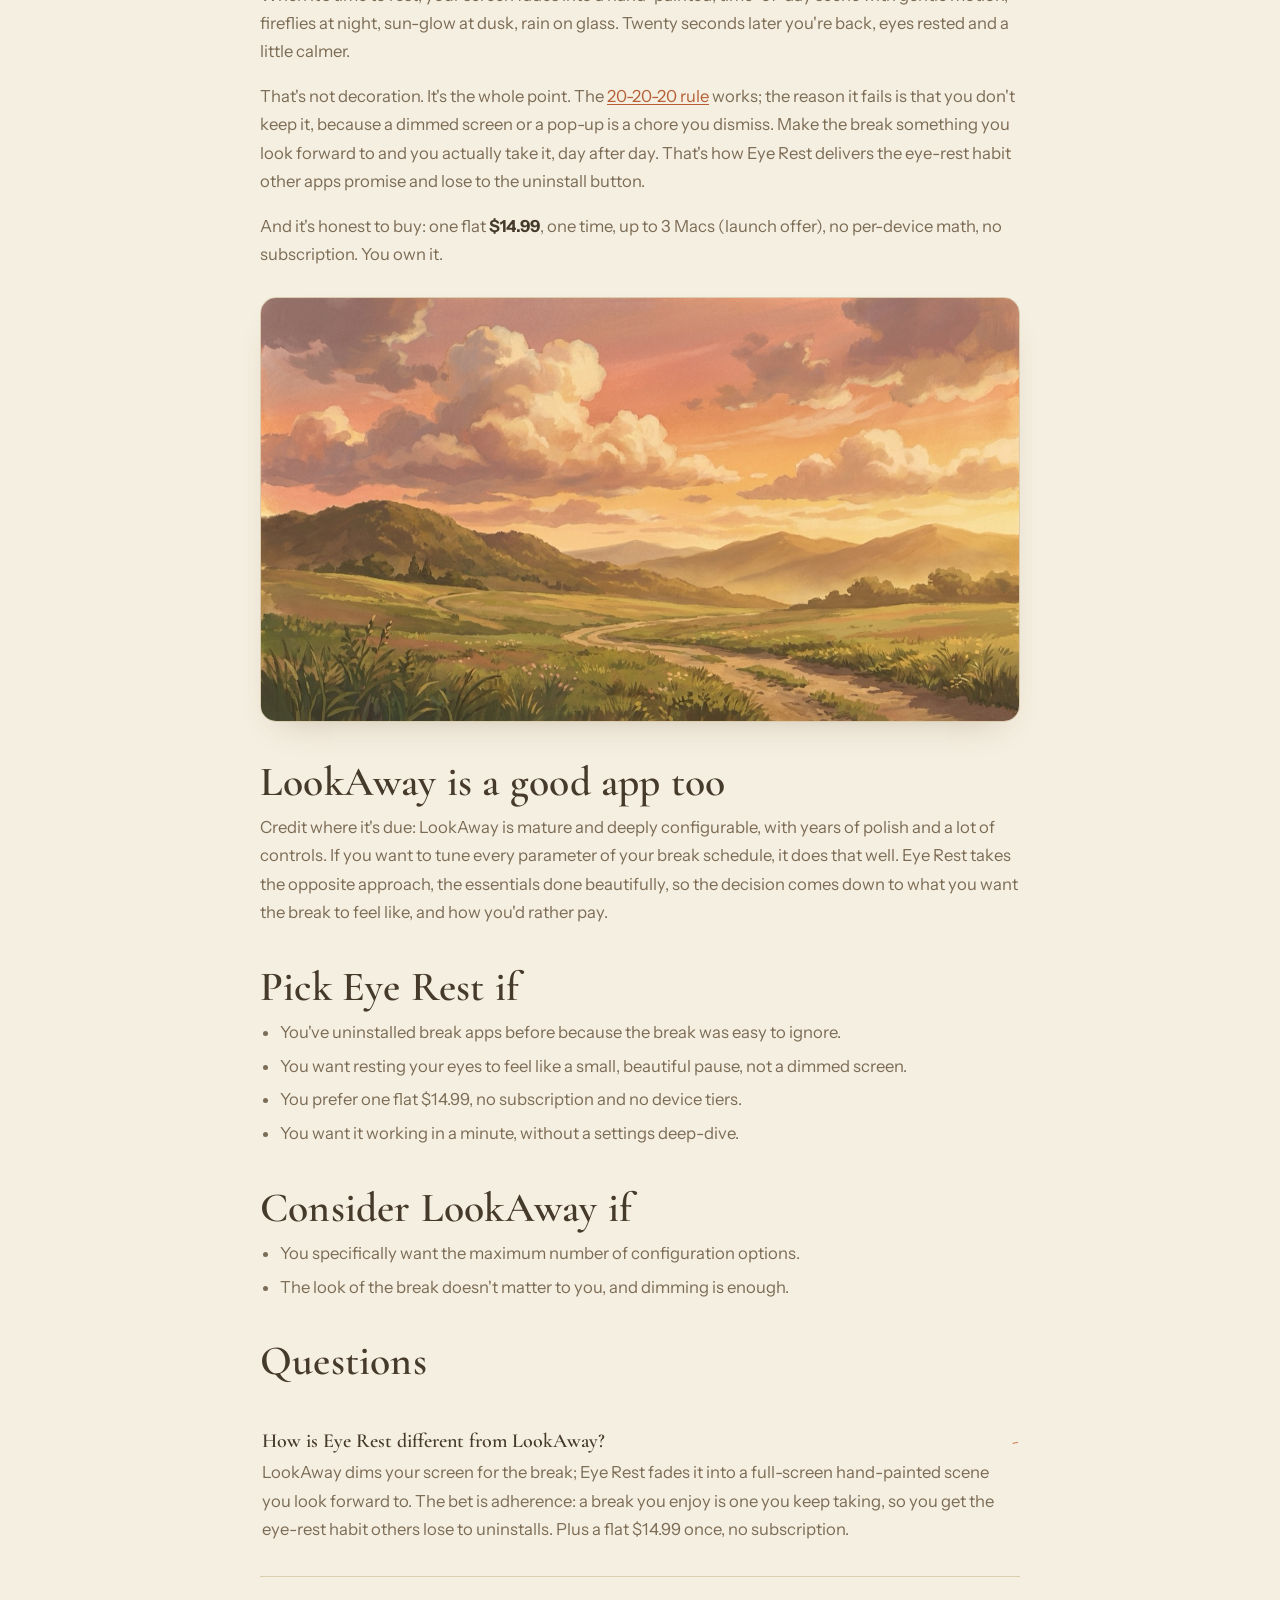
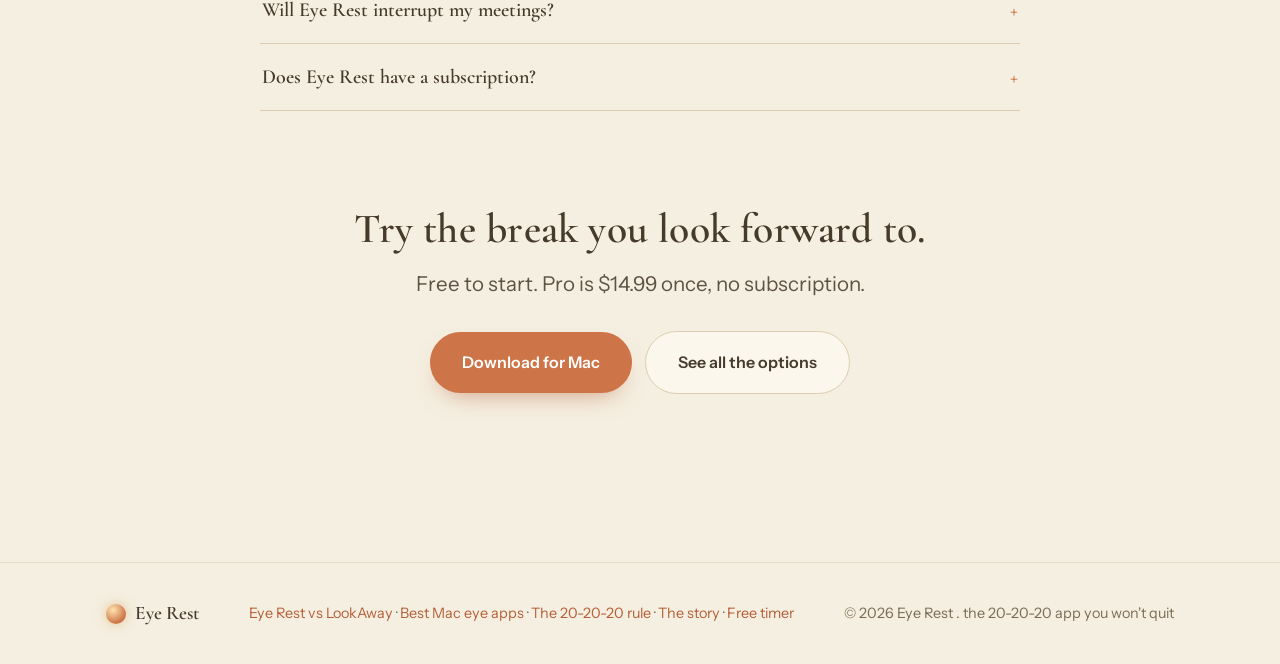
<file: vs-lookaway.html>
<!doctype html>
<html lang="en">
<head>
<meta charset="utf-8">
<meta name="viewport" content="width=device-width, initial-scale=1">
<title>Eye Rest vs LookAway — the break you'll actually take (2026)</title>
<meta name="description" content="Both pause your Mac for screen breaks. Eye Rest makes the break a hand-painted scene you look forward to, so you actually take it, for a flat $14.99 once. Here is how it compares to LookAway.">
<link rel="canonical" href="https://eyesrest.app/vs-lookaway.html">
<meta property="og:title" content="Eye Rest vs LookAway — the break you'll actually take">
<meta property="og:description" content="A break you look forward to is one you keep taking. Eye Rest makes each break a hand-painted scene, flat $14.99 once. Here is how it compares to LookAway.">
<meta property="og:image" content="https://eyesrest.app/img/og/vs-lookaway.jpg">
<meta property="og:url" content="https://eyesrest.app/vs-lookaway.html">
<meta property="og:type" content="article">
<meta name="twitter:card" content="summary_large_image">
<meta name="twitter:image" content="https://eyesrest.app/img/og/vs-lookaway.jpg">
<meta name="theme-color" content="#f5efe1">
<link rel="icon" href="img/icon.jpg">
<link rel="preconnect" href="https://fonts.googleapis.com">
<link rel="preconnect" href="https://fonts.gstatic.com" crossorigin>
<link href="https://fonts.googleapis.com/css2?family=Cormorant+Garamond:ital,wght@0,500;0,600;1,500;1,600&family=Instrument+Sans:wght@400;500;600&display=swap" rel="stylesheet">
<link rel="stylesheet" href="css/site.css">
<script type="application/ld+json">
{
  "@context": "https://schema.org",
  "@type": "Article",
  "headline": "Eye Rest vs LookAway: the break you'll actually take",
  "about": "Comparison of Eye Rest and LookAway, two macOS break-reminder apps",
  "url": "https://eyesrest.app/vs-lookaway.html",
  "image": "https://eyesrest.app/img/real-dusk.jpg",
  "publisher": { "@type": "Organization", "name": "Eye Rest" }
}
</script>
<script type="application/ld+json">
{
  "@context": "https://schema.org",
  "@type": "FAQPage",
  "mainEntity": [
    { "@type": "Question", "name": "How is Eye Rest different from LookAway?", "acceptedAnswer": { "@type": "Answer", "text": "LookAway dims your screen for the break; Eye Rest fades it into a full-screen hand-painted scene you look forward to. The bet is adherence: a break you enjoy is one you keep taking, so you get the eye-rest habit others lose to uninstalls. Plus a flat $14.99 once, no subscription." } },
    { "@type": "Question", "name": "Will Eye Rest interrupt my meetings?", "acceptedAnswer": { "@type": "Answer", "text": "No. A heads-up appears a few seconds before any break so you can finish your thought, and you can skip or snooze it. On Pro, it also auto-pauses during video calls and browser video." } },
    { "@type": "Question", "name": "Does Eye Rest have a subscription?", "acceptedAnswer": { "@type": "Answer", "text": "No. A flat $14.99 once, up to 3 Macs, 14-day trial first. No tiers, no recurring charge." } }
  ]
}
</script>
<script type="application/ld+json">
{
  "@context": "https://schema.org",
  "@type": "BreadcrumbList",
  "itemListElement": [
    { "@type": "ListItem", "position": 1, "name": "Eye Rest", "item": "https://eyesrest.app/" },
    { "@type": "ListItem", "position": 2, "name": "Eye Rest vs LookAway", "item": "https://eyesrest.app/vs-lookaway.html" }
  ]
}
</script>
</head>
<body>
<nav><div class="wrap">
  <a class="brand" href="index.html"><span class="orb" aria-hidden="true"></span> Eye Rest</a>
  <a class="btn primary" href="https://github.com/hungranger/eyerest/releases/latest/download/EyeRest.dmg" target="_blank" rel="noopener">Download</a>
</div></nav>

<header class="pagehead"><div class="wrap">
  <p class="crumb"><a href="index.html">Eye Rest</a> / vs LookAway</p>
  <span class="eyebrow">Honest comparison</span>
  <h1>Eye Rest vs LookAway</h1>
  <p class="lead">Both pause your Mac for screen breaks. The one that helps your eyes is the one you'll actually take. Here's why Eye Rest is built to be that one.</p>
</div></header>

<main><div class="wrap">
<article class="prose">

  <div class="callout"><span class="k">The short version</span>
  <p>A break only rests your eyes if you take it. <b>Eye Rest</b> makes each break a full-screen hand-painted scene you look forward to, so you keep taking it, for a flat <b>$14.99 once</b> (up to 3 Macs, no subscription). <b>LookAway</b> is a capable, highly configurable app that dims your screen for the break. If you've ever installed a break app and turned it off within a week, that's the exact problem Eye Rest is built to solve.</p></div>

  <h2>The difference that matters</h2>
  <p>Most break apps compete on settings. But nobody quits a break app for lack of features; they quit because the break is easy to ignore. So the row that counts is the first one:</p>
  <div class="tbl"><table class="cmp">
    <thead><tr><th></th><th>Eye Rest</th><th>LookAway</th></tr></thead>
    <tbody>
      <tr><td>The break itself</td><td><b>A hand-painted scene you look forward to</b></td><td>Functional screen dimming</td></tr>
      <tr><td>Price</td><td><b>$14.99 once</b> · up to 3 Macs · no subscription</td><td>Per-device tiers · subscription option</td></tr>
      <tr><td>Pre-break heads-up</td><td>Yes</td><td>Yes</td></tr>
      <tr><td>Skip / snooze a break</td><td>Yes, free</td><td>Yes</td></tr>
      <tr><td>Auto-pause: meetings + browser video</td><td>Yes (Pro)</td><td>Yes</td></tr>
      <tr><td>Blink / posture nudges</td><td>Yes, free</td><td>Yes</td></tr>
      <tr><td>Setup</td><td>The essentials, no fuss</td><td>Extensive settings to tune</td></tr>
      <tr><td>Platform</td><td>macOS 14+</td><td>macOS</td></tr>
    </tbody>
  </table></div>
  <p>On the features that reassure you (heads-up, skip, auto-pause, nudges), they're even. Eye Rest pulls ahead on the two things you feel every day: the break is a painting instead of a dimmed screen, and the price is one flat number instead of tiers.</p>

  <h2>Why Eye Rest</h2>
  <p>Eye Rest makes one bet, and builds everything around it: <b>you take the break you want to look at.</b> When it's time to rest, your screen fades into a hand-painted, time-of-day scene with gentle motion, fireflies at night, sun-glow at dusk, rain on glass. Twenty seconds later you're back, eyes rested and a little calmer.</p>
  <p>That's not decoration. It's the whole point. The <a href="20-20-20-rule.html">20-20-20 rule</a> works; the reason it fails is that you don't keep it, because a dimmed screen or a pop-up is a chore you dismiss. Make the break something you look forward to and you actually take it, day after day. That's how Eye Rest delivers the eye-rest habit other apps promise and lose to the uninstall button.</p>
  <p>And it's honest to buy: one flat <b>$14.99</b>, one time, up to 3 Macs (launch offer), no per-device math, no subscription. You own it.</p>
  <div class="strip"><img src="img/real-dusk.jpg" width="1376" height="768" loading="lazy" alt="A hand-painted golden dusk over rolling hills, one of the Eye Rest break scenes"></div>

  <h2>LookAway is a good app too</h2>
  <p>Credit where it's due: LookAway is mature and deeply configurable, with years of polish and a lot of controls. If you want to tune every parameter of your break schedule, it does that well. Eye Rest takes the opposite approach, the essentials done beautifully, so the decision comes down to what you want the break to feel like, and how you'd rather pay.</p>

  <h2>Pick Eye Rest if</h2>
  <ul>
    <li>You've uninstalled break apps before because the break was easy to ignore.</li>
    <li>You want resting your eyes to feel like a small, beautiful pause, not a dimmed screen.</li>
    <li>You prefer one flat $14.99, no subscription and no device tiers.</li>
    <li>You want it working in a minute, without a settings deep-dive.</li>
  </ul>

  <h2>Consider LookAway if</h2>
  <ul>
    <li>You specifically want the maximum number of configuration options.</li>
    <li>The look of the break doesn't matter to you, and dimming is enough.</li>
  </ul>

  <h2>Questions</h2>
  <div class="faq">
    <details open><summary>How is Eye Rest different from LookAway?</summary><p>LookAway dims your screen for the break; Eye Rest fades it into a full-screen hand-painted scene you look forward to. The bet is adherence: a break you enjoy is one you keep taking, so you get the eye-rest habit others lose to uninstalls. Plus a flat $14.99 once, no subscription.</p></details>
    <details><summary>Will Eye Rest interrupt my meetings?</summary><p>No. A heads-up appears a few seconds before any break so you can finish your thought, and you can skip or snooze it. On Pro, it also auto-pauses during video calls and browser video.</p></details>
    <details><summary>Does Eye Rest have a subscription?</summary><p>No. A flat $14.99 once, up to 3 Macs, 14-day trial first. No tiers, no recurring charge.</p></details>
  </div>

</article>
</div></main>

<section class="center"><div class="wrap">
  <h2>Try the break you look forward to.</h2>
  <p class="lead" style="margin:1rem auto 2rem;max-width:40ch">Free to start. Pro is $14.99 once, no subscription.</p>
  <div class="cta-row" style="justify-content:center">
    <a class="btn primary big" href="https://github.com/hungranger/eyerest/releases/latest/download/EyeRest.dmg" target="_blank" rel="noopener">Download for Mac</a>
    <a class="btn ghost big" href="best-mac-eye-strain-apps.html">See all the options</a>
  </div>
</div></section>

<footer><div class="wrap">
  <a class="brand" style="font-size:1.2rem" href="index.html"><span class="orb" aria-hidden="true"></span> Eye Rest</a>
  <span class="foot-links"><a href="vs-lookaway.html">Eye Rest vs LookAway</a> · <a href="best-mac-eye-strain-apps.html">Best Mac eye apps</a> · <a href="20-20-20-rule.html">The 20-20-20 rule</a> · <a href="story.html">The story</a> · <a href="timer.html">Free timer</a></span>
  <span>© 2026 Eye Rest . the 20-20-20 app you won't quit</span>
</div></footer>
</body>
</html>
</file>
<file: css/site.css>
/* Eye Rest shared site styles — Warm Studio-Ghibli storybook. Committed single light theme. */
:root{
  --paper:#f5efe1; --paper-2:#efe6d3; --card:#fbf7ec;
  --ink:#463a2b; --ink-soft:#7c6c55; --faint:#a08a6d;
  --terra:#cd7448; --terra-2:#b65f37; --sage:#7f9a68; --gold:#d7a04d;
  --line:#e6dcc6; --line-2:#dccdae;
  --shadow:0 30px 60px -30px rgba(93,66,36,.35);
  --shadow-sm:0 16px 34px -20px rgba(93,66,36,.30);
  --ease:cubic-bezier(.22,.7,.28,1);
  --display:"Cormorant Garamond",Georgia,serif;
  --sans:"Instrument Sans",-apple-system,ui-sans-serif,system-ui,sans-serif;
}
*{box-sizing:border-box}
html{scroll-behavior:smooth}
body{margin:0;background:var(--paper);color:var(--ink);font-family:var(--sans);
  font-size:1.04rem;line-height:1.7;-webkit-font-smoothing:antialiased;overflow-x:hidden}
h1,h2,h3{font-family:var(--display);font-weight:600;line-height:1.08;margin:0;letter-spacing:.005em;text-wrap:balance}
h1{font-size:clamp(2.4rem,5vw,3.7rem)}
h2{font-size:clamp(1.8rem,3.4vw,2.6rem)}
h3{font-size:1.3rem;font-weight:600}
p{margin:0 0 1em;color:var(--ink-soft)}
a{color:inherit}
.it{font-style:italic;color:var(--terra)}
:focus-visible{outline:2px solid var(--terra);outline-offset:3px;border-radius:8px}
.wrap{max-width:1180px;margin:0 auto;padding:0 clamp(22px,5vw,56px)}
section{padding:clamp(48px,8vw,96px) 0;position:relative}
.eyebrow{font-family:var(--sans);text-transform:uppercase;letter-spacing:.2em;font-size:.72rem;
  font-weight:600;color:var(--terra-2);margin-bottom:1.2rem;display:inline-block}
.lead{font-size:clamp(1.1rem,1.6vw,1.3rem);color:var(--ink);opacity:.86;line-height:1.55}
/* buttons */
.btn{display:inline-flex;align-items:center;justify-content:center;font-family:var(--sans);
  font-weight:600;font-size:1rem;white-space:nowrap;text-decoration:none;border:none;cursor:pointer;
  padding:.9rem 1.7rem;border-radius:100px;transition:transform .3s var(--ease),box-shadow .3s var(--ease),background .25s}
.btn.primary{background:var(--terra);color:#fff;box-shadow:0 12px 24px -12px rgba(182,95,55,.6)}
.btn.primary:hover{transform:translateY(-2px);background:var(--terra-2)}
.btn.ghost{background:var(--card);color:var(--ink);border:1.5px solid var(--line-2)}
.btn.ghost:hover{transform:translateY(-2px);border-color:var(--terra)}
.btn.big{padding:1.05rem 2rem}
.cta-row{display:flex;gap:.8rem;flex-wrap:wrap;align-items:center}
.center{text-align:center}
/* nav */
nav{position:sticky;top:0;z-index:50;background:color-mix(in srgb,var(--paper) 88%,transparent);
  backdrop-filter:blur(8px);border-bottom:1px solid var(--line)}
nav .wrap{display:flex;align-items:center;justify-content:space-between;height:68px}
.brand{font-family:var(--display);font-weight:600;font-size:1.45rem;display:flex;gap:.55rem;align-items:center;text-decoration:none;color:var(--ink)}
.orb{width:20px;height:20px;border-radius:50%;flex:none;background:radial-gradient(circle at 35% 30%,#ffe3ad,var(--terra) 70%);box-shadow:0 0 12px rgba(215,160,77,.5)}
/* article page */
.pagehead{padding:clamp(44px,7vw,84px) 0 clamp(8px,2vw,20px);text-align:center}
.pagehead .wrap{max-width:820px}
.pagehead h1{margin:0 auto .35em;max-width:20ch}
.pagehead .lead{max-width:56ch;margin:0 auto}
.crumb{font-size:.9rem;color:var(--faint);margin-bottom:1.4rem}
.crumb a{color:var(--terra-2);text-decoration:none}
.prose{max-width:760px;margin:0 auto}
.prose h2{margin:2.4rem 0 .5rem}
.prose h3{margin:1.7rem 0 .3rem;color:var(--ink)}
.prose p{margin:0 0 1em}
.prose ul,.prose ol{margin:0 0 1.2em;padding-left:1.2em;color:var(--ink-soft)}
.prose li{margin:.35rem 0}
.prose strong,.prose b{color:var(--ink)}
.prose a{color:var(--terra-2);text-decoration:underline;text-underline-offset:2px}
/* tldr callout */
.callout{background:var(--card);border:1px solid var(--line-2);border-left:3px solid var(--terra);border-radius:12px;padding:20px 24px;margin:1.6rem 0}
.callout p{margin:0;color:var(--ink)}
.callout .k{font-family:var(--sans);text-transform:uppercase;letter-spacing:.16em;font-size:.68rem;font-weight:700;color:var(--terra-2);display:block;margin-bottom:.5rem}
/* comparison table */
.tbl{overflow-x:auto;margin:1.6rem 0;border-radius:14px;border:1px solid var(--line-2)}
.cmp{width:100%;border-collapse:collapse;font-size:.97rem;background:var(--card);min-width:520px}
.cmp th,.cmp td{padding:.7rem .95rem;text-align:left;border-bottom:1px solid var(--line);vertical-align:top}
.cmp thead th{background:var(--paper-2);font-family:var(--sans);font-weight:600;color:var(--ink);border-bottom:1px solid var(--line-2)}
.cmp tbody tr:last-child td{border-bottom:none}
.cmp td:first-child,.cmp tbody th{font-weight:600;color:var(--ink)}
/* scene strip */
.strip{border-radius:16px;overflow:hidden;box-shadow:var(--shadow-sm);border:1px solid var(--line-2);margin:1.8rem 0}
.strip img{width:100%;height:auto;display:block}
.gallery{display:grid;grid-template-columns:repeat(3,1fr);gap:12px;margin:1.8rem 0;align-items:start}
.gallery img{width:100%;height:auto;display:block;border-radius:12px;box-shadow:var(--shadow-sm);border:1px solid var(--line-2)}
@media(max-width:520px){.gallery{grid-template-columns:repeat(2,1fr)}}
/* faq */
.faq{max-width:760px;margin:1.5rem auto 0}
details{border-bottom:1px solid var(--line-2);padding:16px 2px}
summary{cursor:pointer;font-family:var(--display);font-size:1.25rem;font-weight:600;list-style:none;color:var(--ink)}
summary::-webkit-details-marker{display:none}
summary::after{content:"+";float:right;color:var(--terra);font-weight:600}
details[open] summary::after{content:"-"}
details p{margin:.7em 0 0}
/* footer */
footer{border-top:1px solid var(--line);padding:34px 0;color:var(--ink-soft);font-size:.9rem;margin-top:clamp(40px,6vw,72px)}
footer .wrap{display:flex;justify-content:space-between;flex-wrap:wrap;gap:12px;align-items:center}
.foot-links a{color:var(--terra-2);text-decoration:none}
.foot-links a:hover{text-decoration:underline}
@media (prefers-reduced-motion:reduce){*{transition:none!important;scroll-behavior:auto!important}}
</file>
